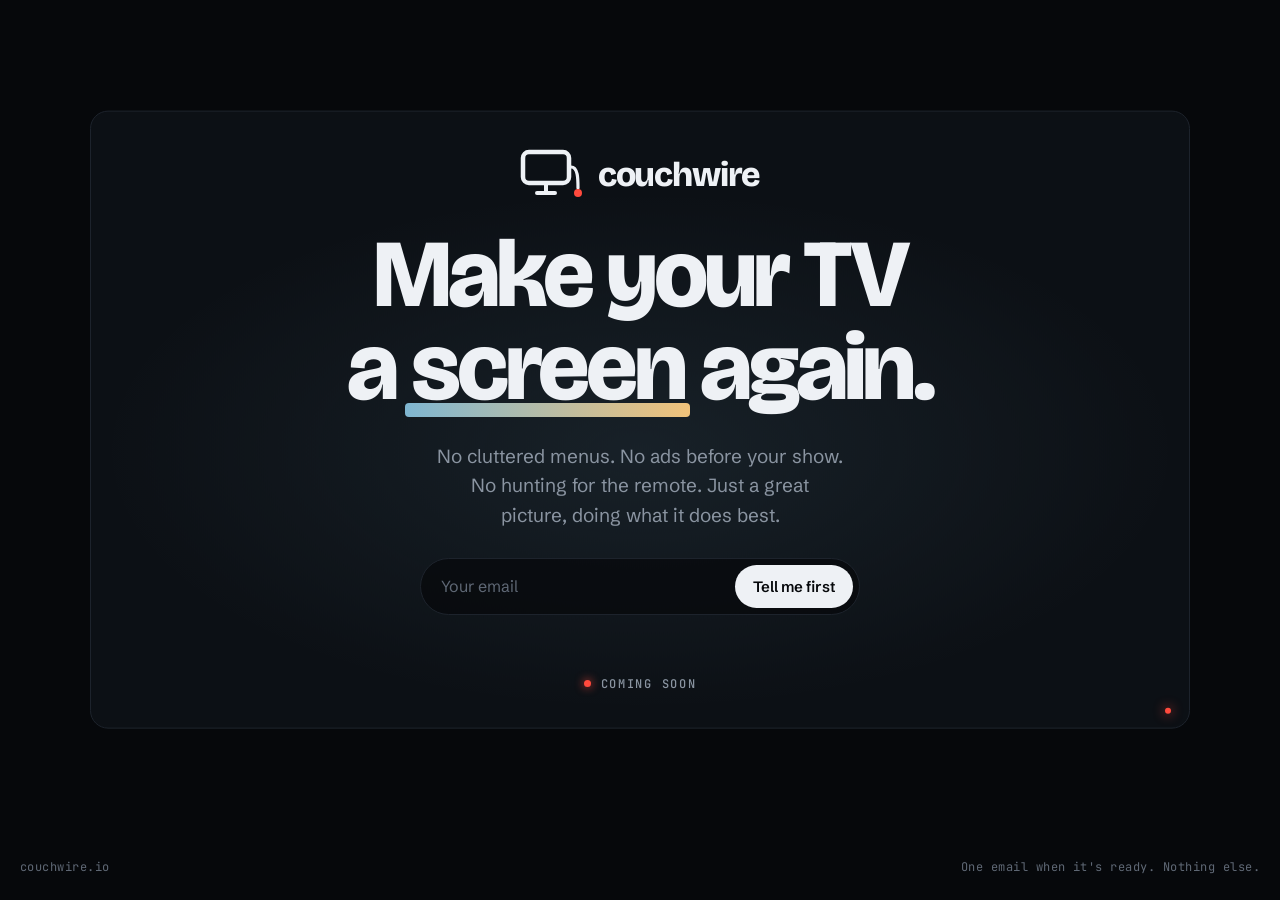
<file: site/index.html>
<!doctype html>
<html lang="en">
<head>
<meta charset="utf-8">
<meta name="viewport" content="width=device-width, initial-scale=1, viewport-fit=cover">
<title>Couchwire Coming Soon</title>
<meta name="claude:viewport-fit-sides" content="cover">
<meta name="description" content="Couchwire makes your TV a screen again. Coming soon.">
<link rel="preconnect" href="https://fonts.googleapis.com">
<link rel="preconnect" href="https://fonts.gstatic.com" crossorigin>
<link rel="stylesheet" href="https://fonts.googleapis.com/css2?family=Bricolage+Grotesque:opsz,wght@12..96,500;12..96,800&family=Schibsted+Grotesk:wght@400;500;600&family=JetBrains+Mono:wght@400;500&display=swap">
<style>
/* Layout: one screen. A switched-off TV panel fills the page; the logo and line sit where the picture would be. */
:root {
  --bg: #06080b;         /* a screen that is off */
  --glass: #0c1015;
  --ink: #eef1f5;
  --muted: #8a94a1;
  --line: #1d232c;
  --led: #ff4a3d;        /* the standby light */
  --glow: #7fb6d1;       /* first light on a waking screen */
  --display: "Bricolage Grotesque", "Avenir Next", "Segoe UI", system-ui, sans-serif;
  --body: "Schibsted Grotesk", "Helvetica Neue", Arial, system-ui, sans-serif;
  --mono: "JetBrains Mono", ui-monospace, "SF Mono", Menlo, monospace;
  color-scheme: dark;
}
* { box-sizing: border-box; }
html, body { min-height: 100%; }
body {
  margin: 0; background: var(--bg); color: var(--ink);
  font-family: var(--body); font-size: 17px; line-height: 1.55; -webkit-font-smoothing: antialiased;
  display: flex; flex-direction: column; min-height: 100vh; min-height: 100dvh;
  overflow-x: hidden;
}
:focus-visible { outline: 2px solid var(--led); outline-offset: 3px; border-radius: 8px; }

.stage {
  flex: 1; display: grid; place-items: center; position: relative;
  padding-block: 48px;
  padding-left: max(20px, env(safe-area-inset-left, 0px));
  padding-right: max(20px, env(safe-area-inset-right, 0px));
}
/* the panel: a faint 16:9 bezel with light rising inside it */
.panel {
  position: absolute; left: 50%; top: 50%; transform: translate(-50%, -50%);
  width: min(1100px, 94vw); aspect-ratio: 16 / 9; max-width: 100%;
  border: 1px solid var(--line); border-radius: 18px; pointer-events: none; overflow: hidden;
  background: radial-gradient(70% 60% at 50% 55%, rgba(127,182,209,.10), transparent 70%), var(--glass);
}
.panel::before { /* the line a screen draws as it switches on */
  content: ""; position: absolute; left: 0; right: 0; top: 50%; height: 1px;
  background: linear-gradient(90deg, transparent, var(--glow), transparent);
  opacity: .0; animation: line 1.6s .3s ease-out both;
}
.panel::after { /* standby light, bottom right of the bezel */
  content: ""; position: absolute; right: 18px; bottom: 14px; width: 6px; height: 6px; border-radius: 50%;
  background: var(--led); box-shadow: 0 0 12px var(--led);
  animation: standby 2.4s ease-in-out infinite;
}
@media (max-width: 640px) {
  .panel { width: 140vw; aspect-ratio: 9 / 16; width: 92vw; }
}

.content { position: relative; display: grid; justify-items: center; text-align: center; gap: 28px; max-width: 640px; }
.content > * { min-width: 0; }

.logo { display: flex; align-items: center; gap: 14px; }
.logo svg { width: 64px; height: 52px; flex: none; }
.wordmark { font-family: var(--display); font-weight: 800; font-size: 34px; letter-spacing: -0.035em; line-height: 1; }

h1 {
  font-family: var(--display); font-weight: 800; margin: 0; text-wrap: balance;
  font-size: clamp(44px, 8.4vw, 96px); line-height: .96; letter-spacing: -0.04em;
}
h1 .screen { position: relative; white-space: nowrap; }
h1 .screen::after { /* a picture fades up under one word */
  content: ""; position: absolute; left: -2%; right: -2%; bottom: .08em; height: .14em; border-radius: 4px;
  background: linear-gradient(90deg, var(--glow), #f0c27a);
  transform-origin: left; animation: underline 1s 1.2s ease-out both;
}
.tease { color: var(--muted); font-size: 19px; max-width: 34ch; text-wrap: pretty; margin: 0; }

form { display: flex; gap: 8px; width: min(100%, 440px); padding: 6px; border: 1px solid var(--line); border-radius: 999px; background: rgba(6,8,11,.7); }
input {
  flex: 1; min-width: 0; font: 400 16px/1.2 var(--body); padding: 12px 14px; border: 0; background: transparent; color: var(--ink);
}
input::placeholder { color: #5f6875; }
input:focus { outline: none; }
form:focus-within { border-color: #3a4452; }
button {
  font: 600 15px/1 var(--body); padding: 12px 18px; border-radius: 999px; border: 0; cursor: pointer;
  background: var(--ink); color: var(--bg); white-space: nowrap;
}
button:hover { background: var(--led); color: #fff; }
.msg { min-height: 1.5em; font-size: 15px; color: var(--muted); margin: -16px 0 0; }

.soon { font: 500 12px/1 var(--mono); letter-spacing: .14em; text-transform: uppercase; color: var(--muted); display: inline-flex; align-items: center; gap: 10px; }
.soon::before { content: ""; width: 7px; height: 7px; border-radius: 50%; background: var(--led); box-shadow: 0 0 10px var(--led); }

footer {
  position: relative; display: flex; justify-content: space-between; flex-wrap: wrap; gap: 8px;
  padding-block: 20px 24px; font: 400 12px/1.4 var(--mono); color: #5f6875; letter-spacing: .04em;
  padding-left: max(20px, env(safe-area-inset-left, 0px));
  padding-right: max(20px, env(safe-area-inset-right, 0px));
}

@keyframes line { 0% { opacity: 0; transform: scaleX(0); } 40% { opacity: 1; transform: scaleX(1); } 100% { opacity: 0; transform: scaleX(1) scaleY(60); } }
@keyframes underline { from { transform: scaleX(0); } to { transform: scaleX(1); } }
@keyframes standby { 0%, 100% { opacity: 1; } 50% { opacity: .35; } }
@keyframes draw { from { stroke-dashoffset: 60; } to { stroke-dashoffset: 0; } }
.logo .wire { stroke-dasharray: 60; animation: draw 1s .2s ease-out both; }
@media (prefers-reduced-motion: reduce) {
  .panel::before { display: none; }
  .panel::after, h1 .screen::after, .logo .wire { animation: none; }
}
@media (max-width: 480px) {
  form { flex-direction: column; border-radius: 18px; }
  button { padding: 14px 18px; }
  .wordmark { font-size: 28px; }
  .logo svg { width: 54px; height: 44px; }
}
</style>
</head>
<body>

<main class="stage">
  <div class="panel" aria-hidden="true"></div>
  <div class="content">
    <div class="logo" aria-label="Couchwire">
      <svg viewBox="0 0 64 52" aria-hidden="true">
        <rect x="3" y="3" width="46" height="31" rx="6" fill="none" stroke="#eef1f5" stroke-width="4.5"/>
        <path d="M26 36 V42 M17 44 H35" fill="none" stroke="#eef1f5" stroke-width="4" stroke-linecap="round"/>
        <path class="wire" d="M51 18 C58 18, 58 30, 58 39" fill="none" stroke="#eef1f5" stroke-width="3.2" stroke-linecap="round"/>
        <circle cx="58" cy="44" r="4" fill="#ff4a3d"/>
      </svg>
      <span class="wordmark">couchwire</span>
    </div>

    <h1>Make your TV a <span class="screen">screen</span> again.</h1>
    <p class="tease">No cluttered menus. No ads before your show. No hunting for the remote. Just a great picture, doing what it does best.</p>

    <form id="notify" novalidate>
      <label for="notify-email" style="position:absolute;width:1px;height:1px;overflow:hidden;clip:rect(0 0 0 0)">Email</label>
      <input id="notify-email" name="email" type="email" autocomplete="email" placeholder="Your email" required>
      <button type="submit">Tell me first</button>
    </form>
    <p class="msg" id="notify-msg" role="status" aria-live="polite"></p>

    <span class="soon">Coming soon</span>
  </div>
</main>

<footer>
  <span>couchwire.io</span>
  <span>One email when it's ready. Nothing else.</span>
</footer>

<script>
  // Set this to a form endpoint (any waitlist or form service that accepts a POST) before going live.
  var NOTIFY_ENDPOINT = "";

  (function () {
    var form = document.getElementById("notify");
    var msg = document.getElementById("notify-msg");
    var email = document.getElementById("notify-email");
    form.addEventListener("submit", function (e) {
      e.preventDefault();
      if (!email.value || !email.checkValidity()) {
        msg.textContent = "Enter an email address like name@example.com.";
        email.focus();
        return;
      }
      if (!NOTIFY_ENDPOINT) {
        msg.textContent = "Sign-ups open soon. Nothing was sent yet.";
        return;
      }
      msg.textContent = "Sending…";
      fetch(NOTIFY_ENDPOINT, { method: "POST", body: new FormData(form), headers: { "Accept": "application/json" } })
        .then(function (r) {
          if (!r.ok) throw new Error(r.status);
          msg.textContent = "You're on the list. We'll write once, when it's ready.";
          form.reset();
        })
        .catch(function () {
          msg.textContent = "That didn't go through. Check your connection and try again.";
        });
    });
  })();
</script>
</body>
</html>
</file>
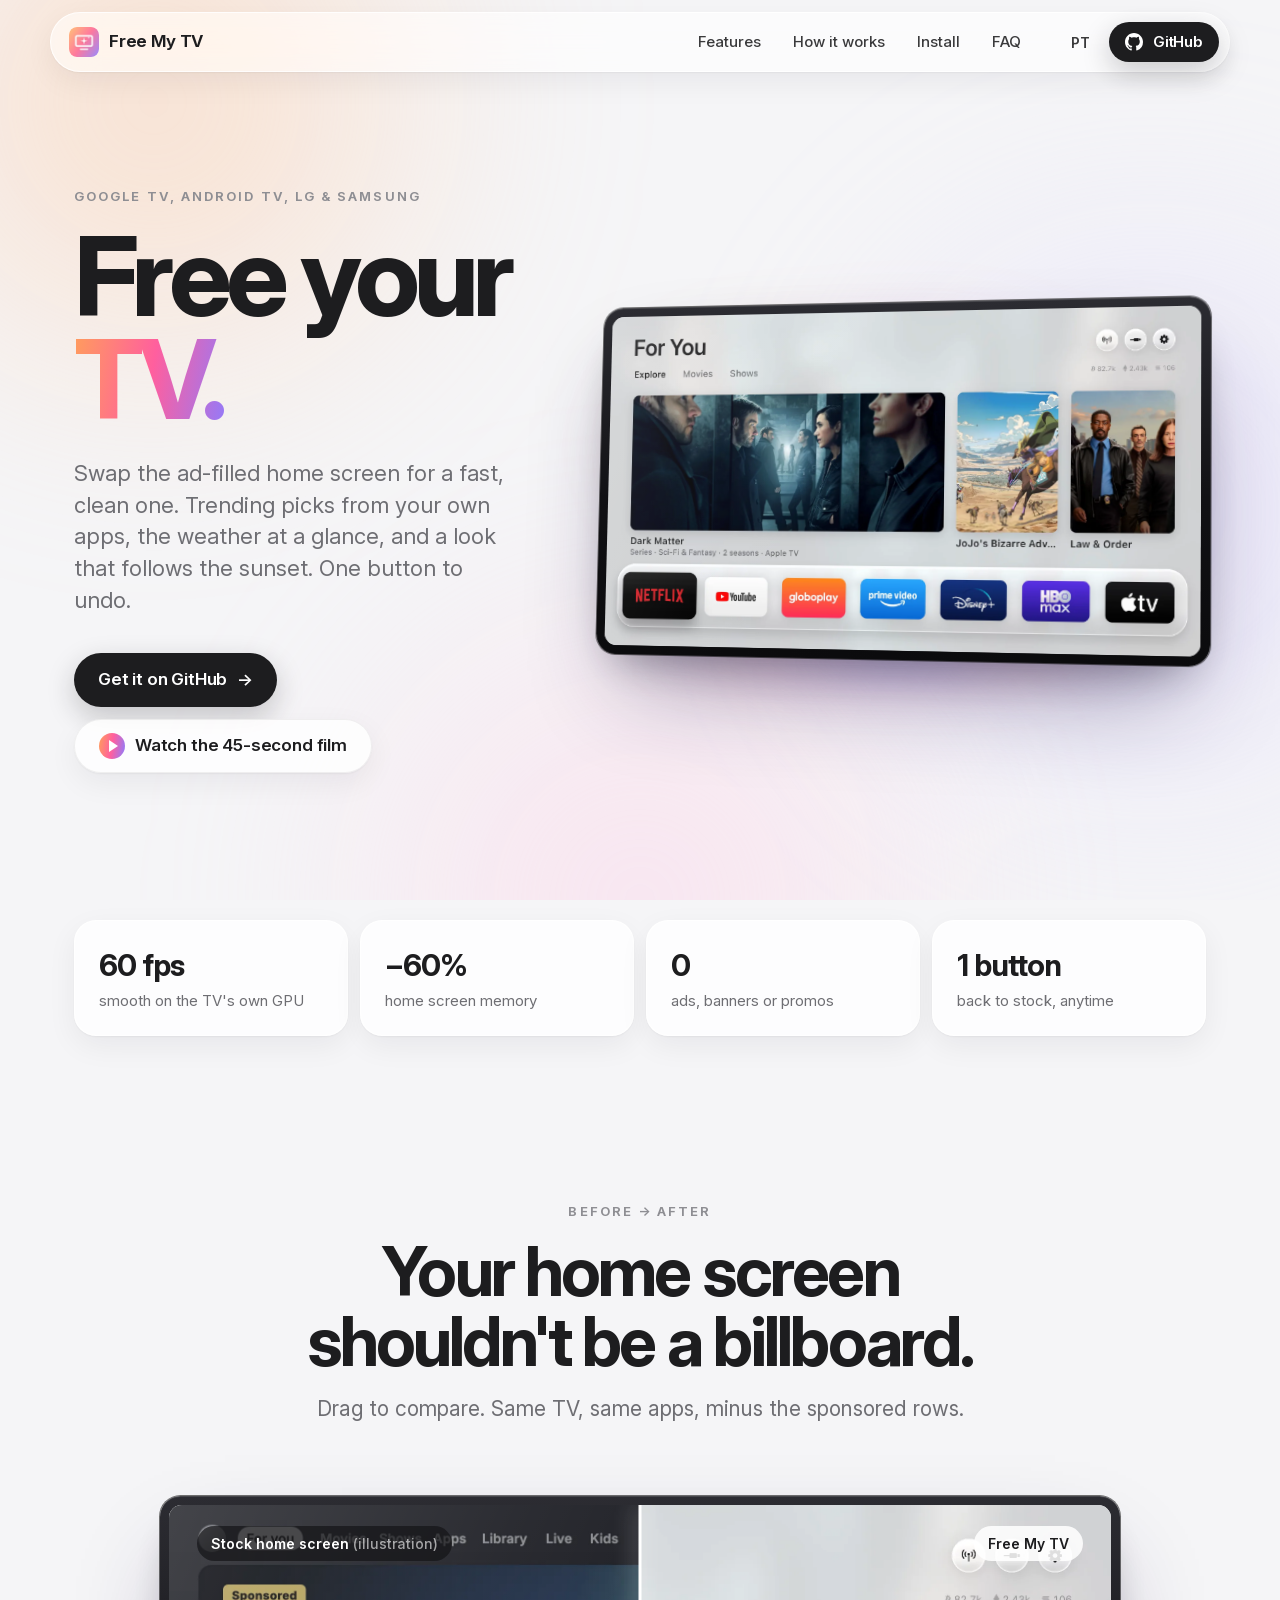
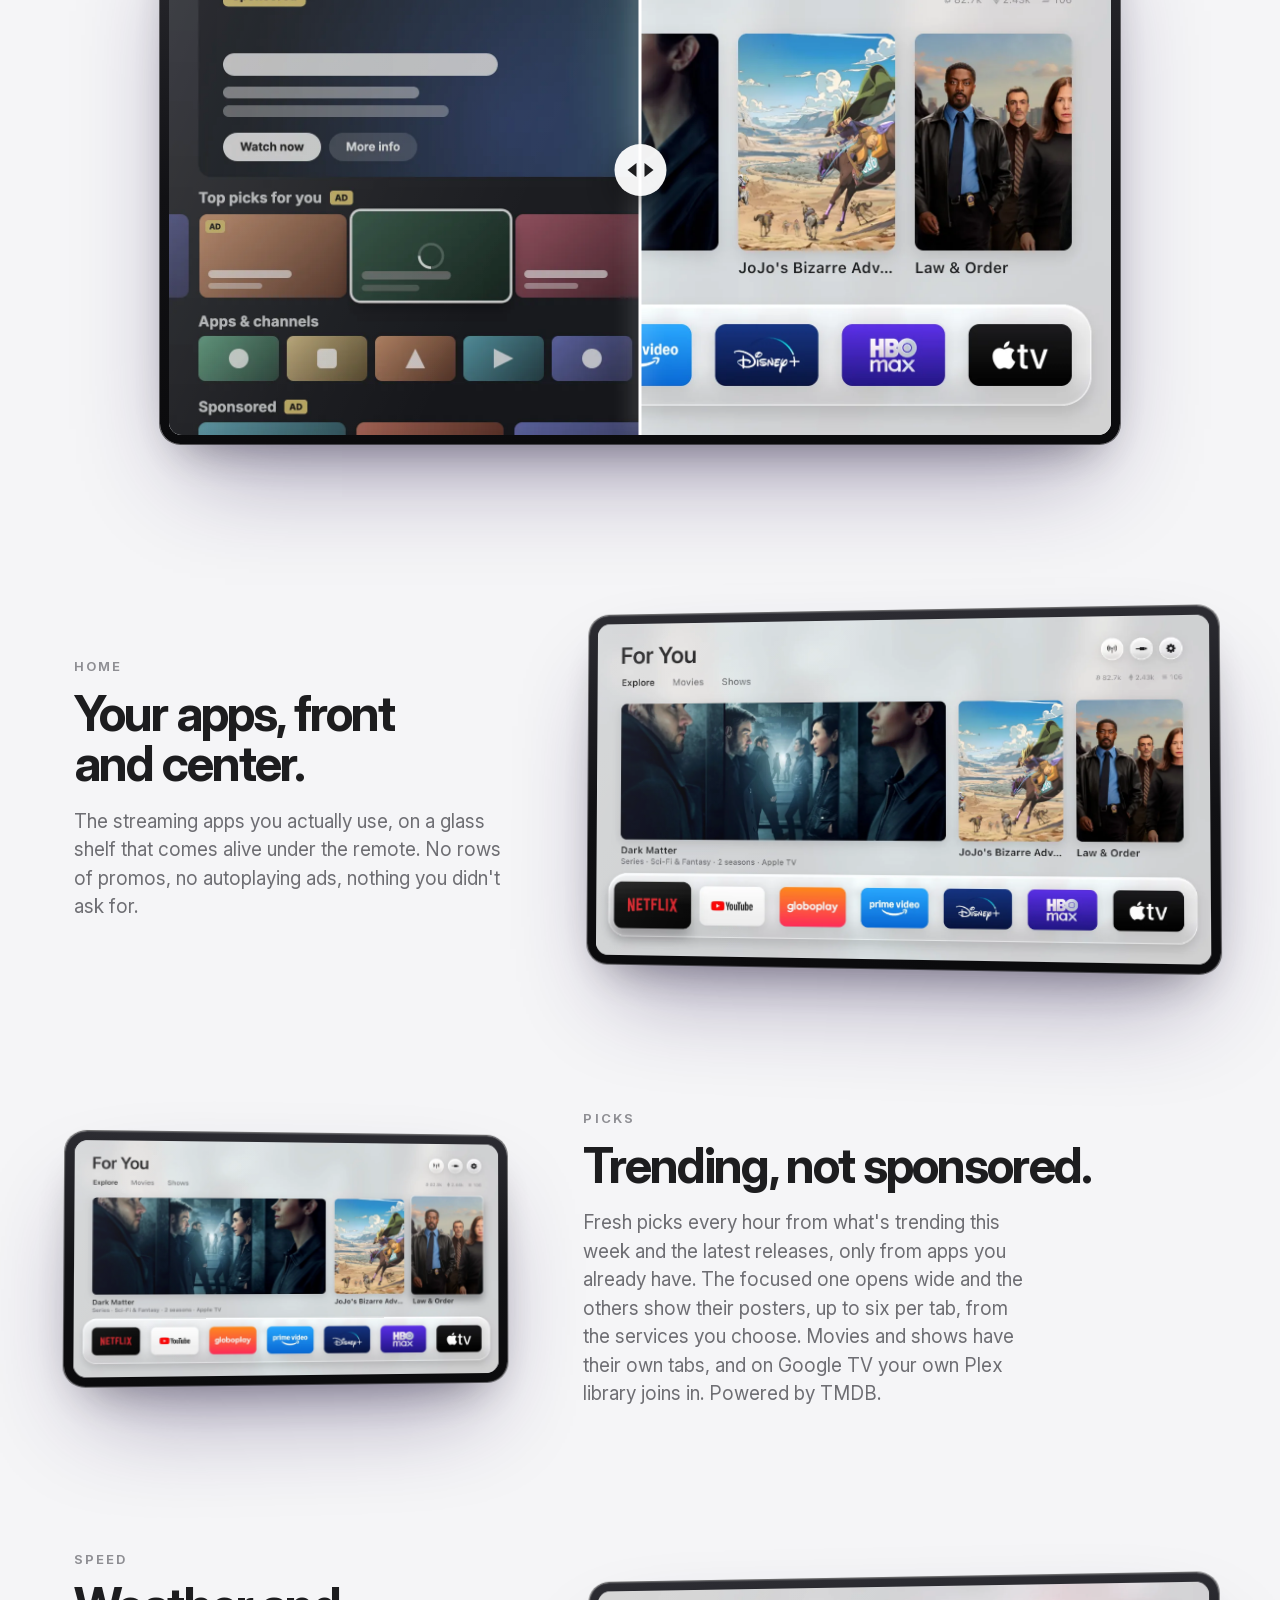
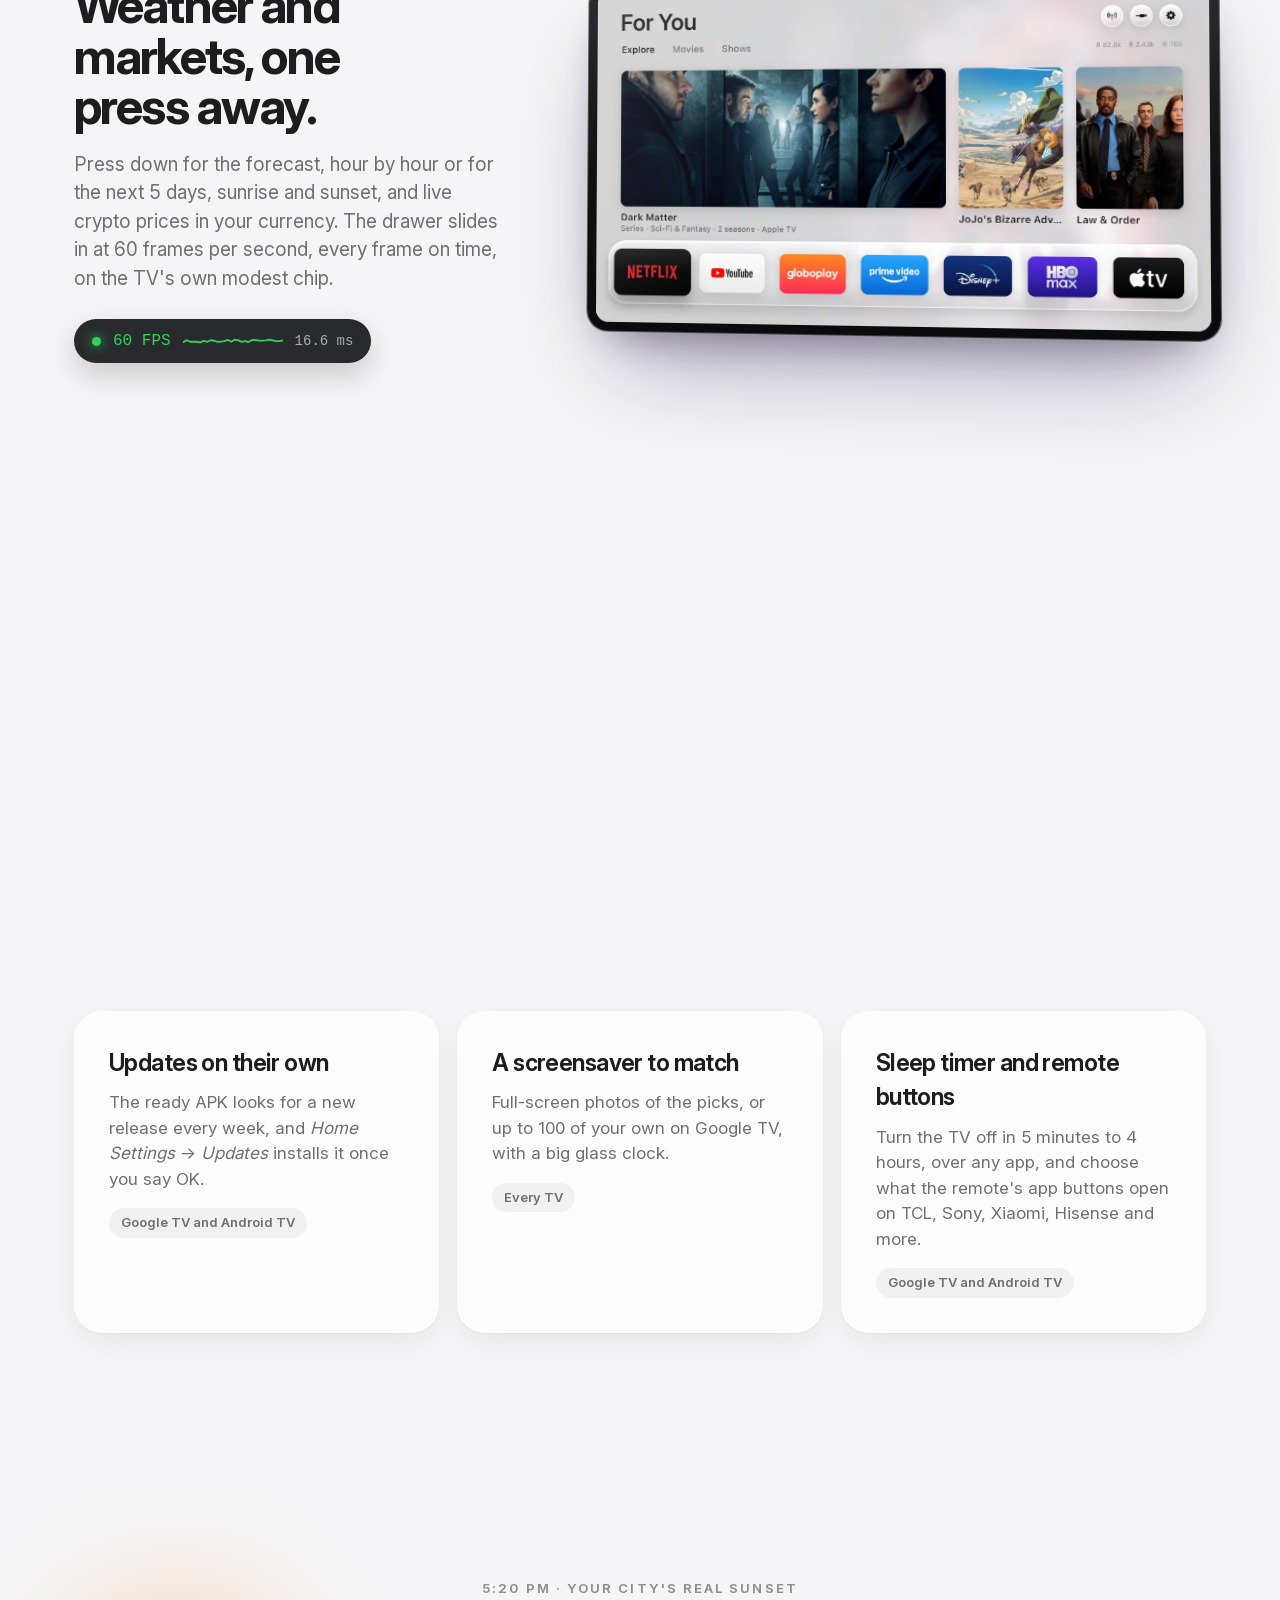
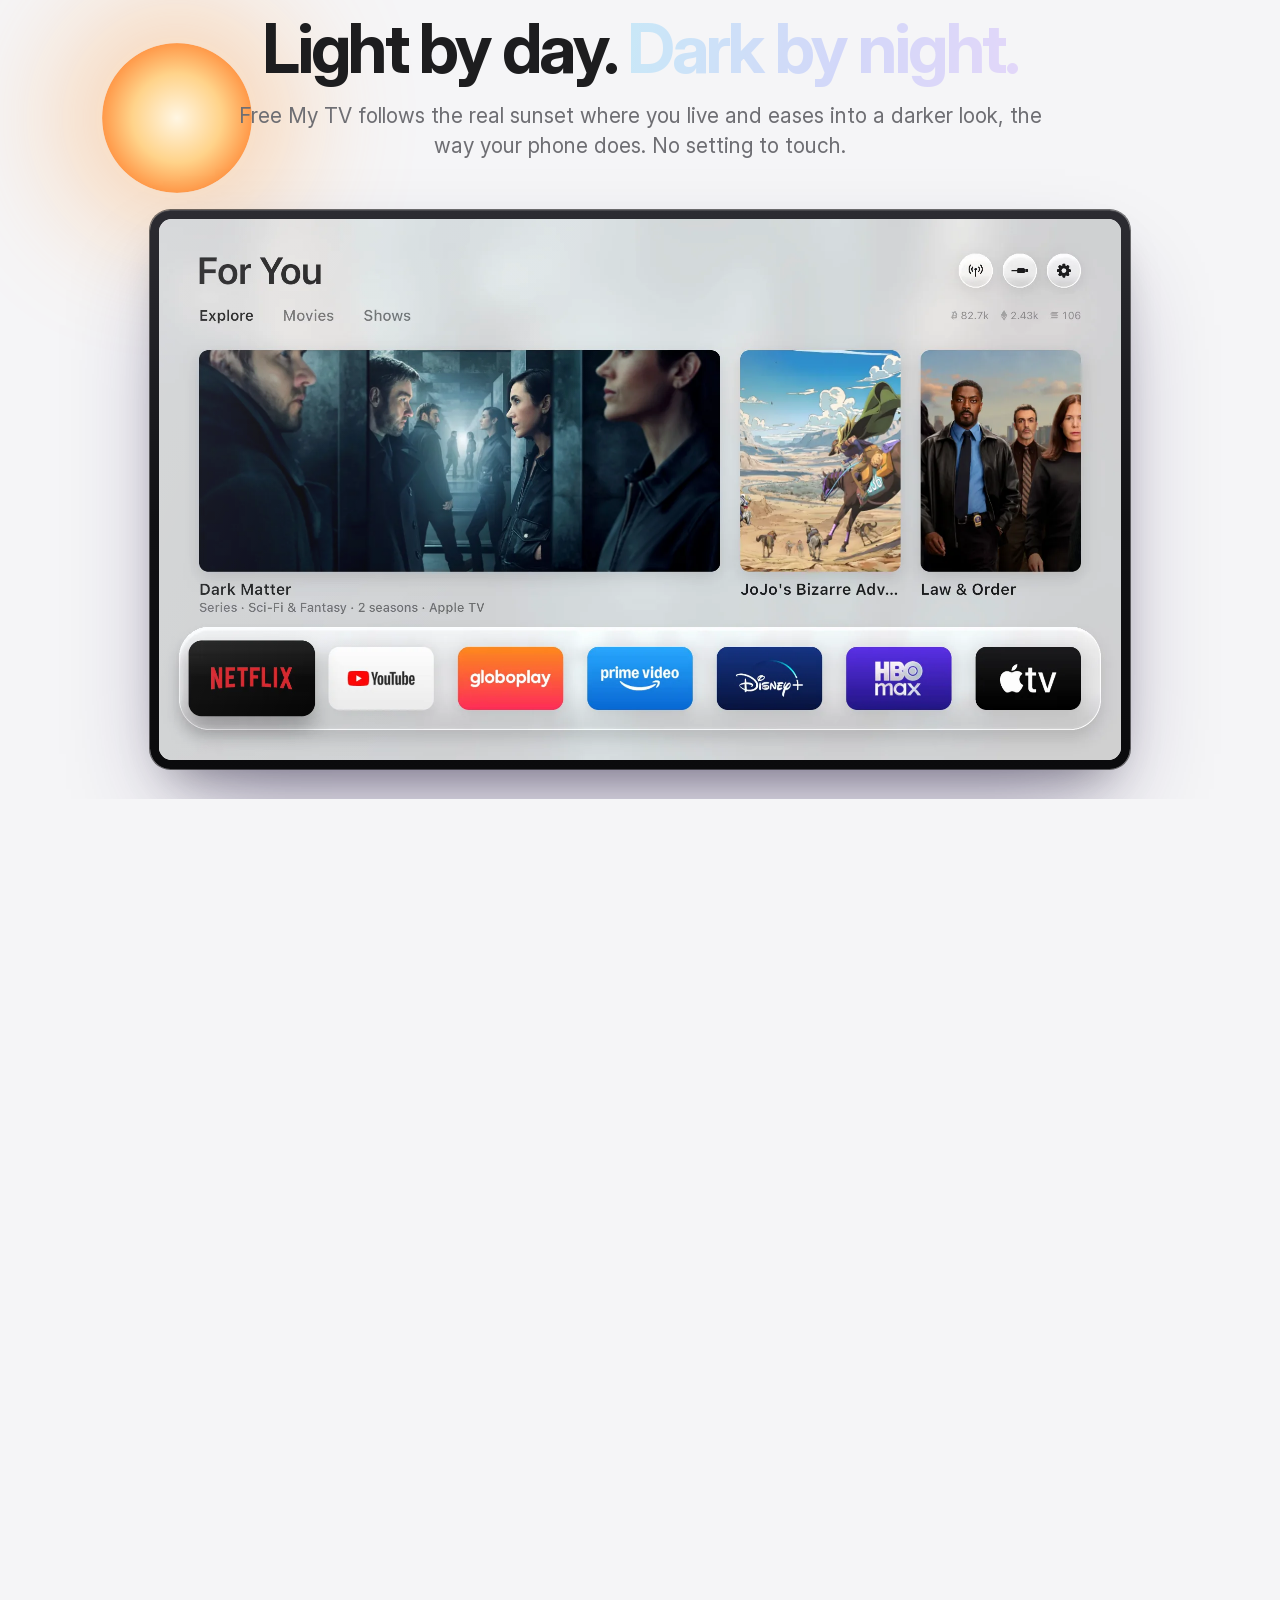
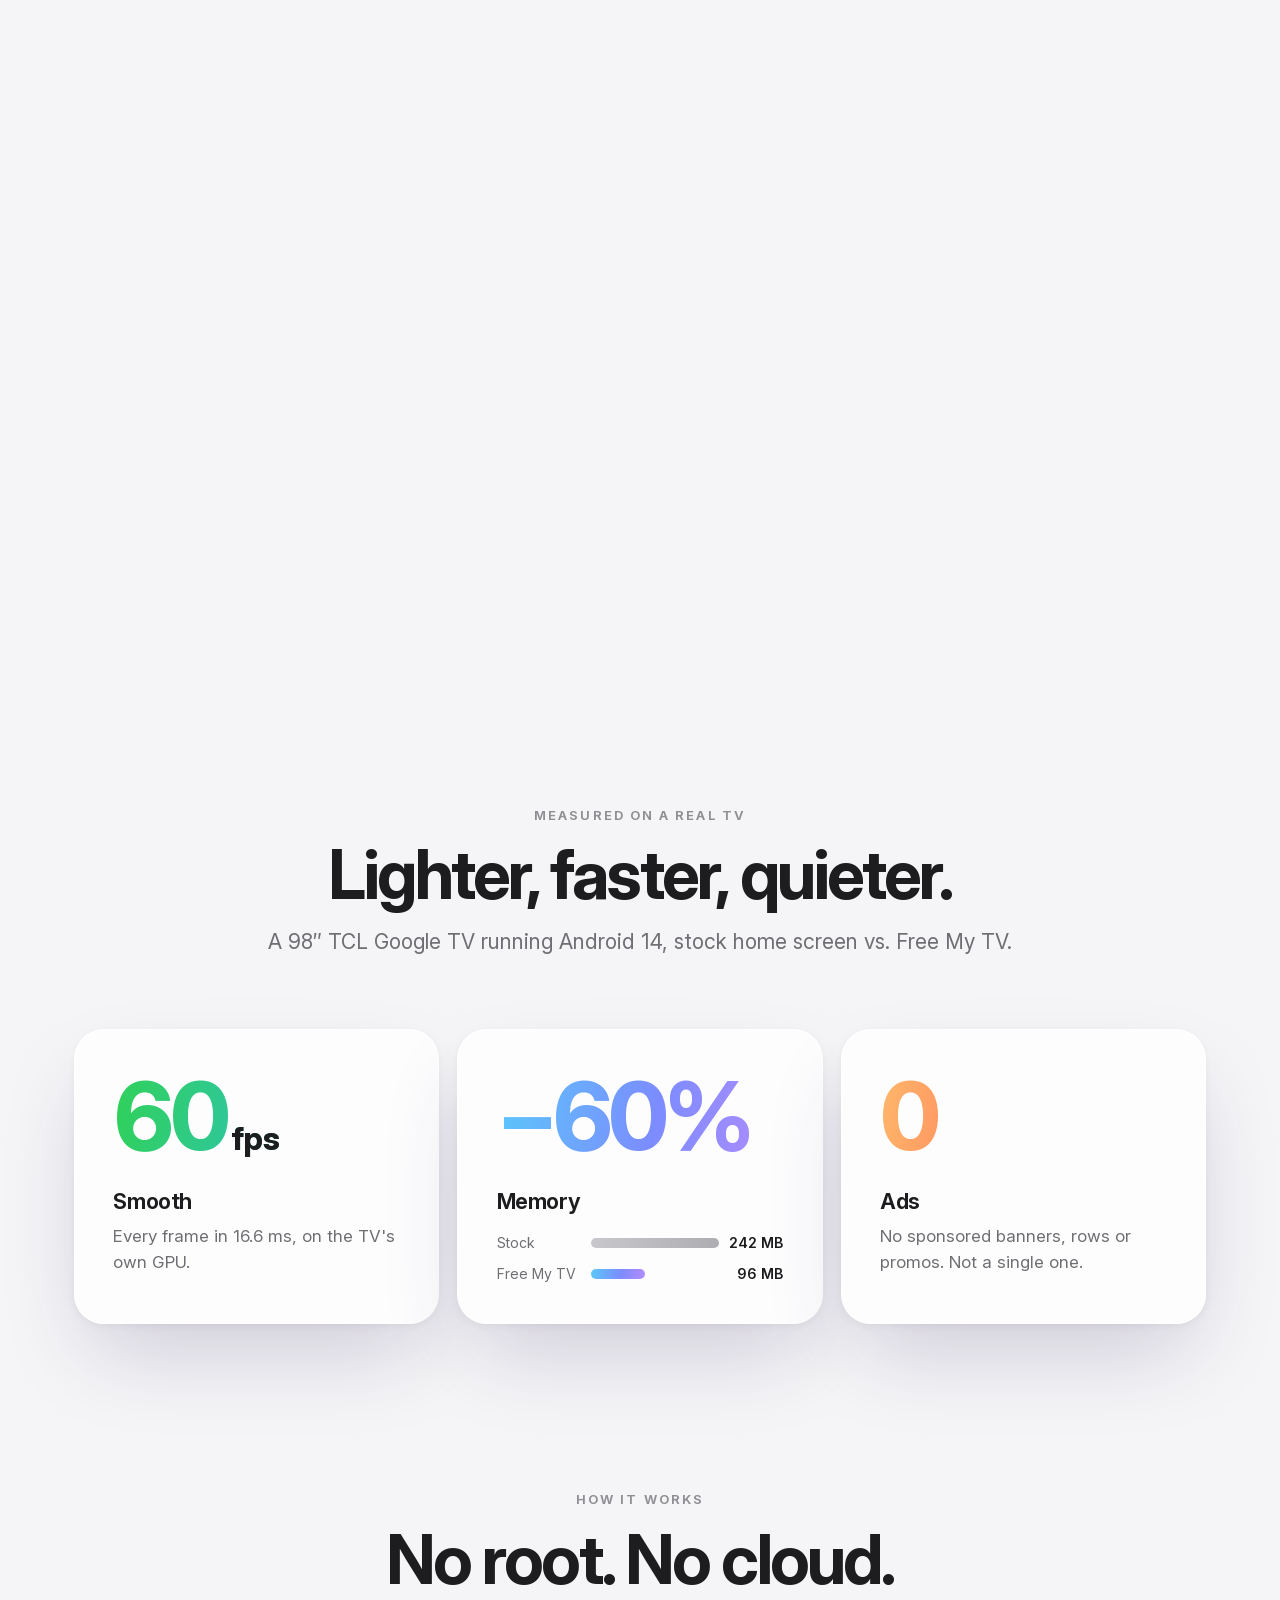
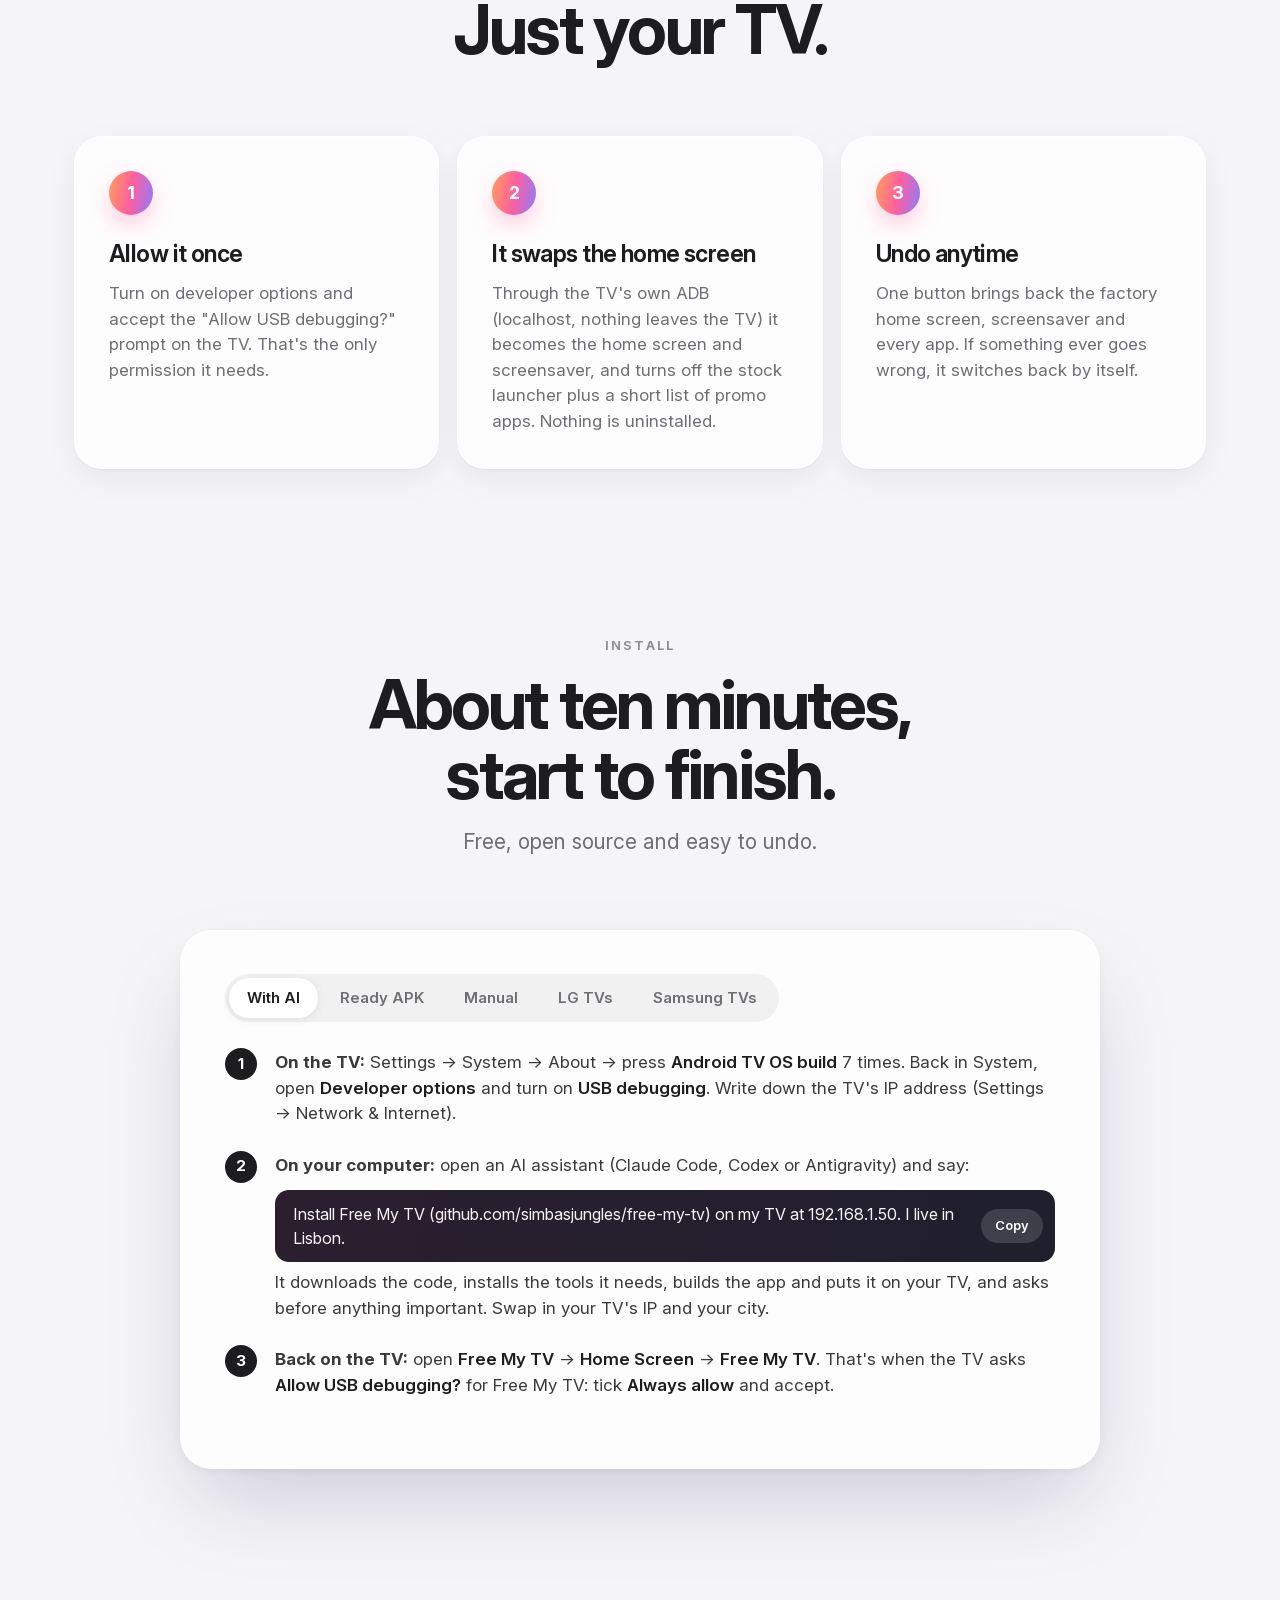
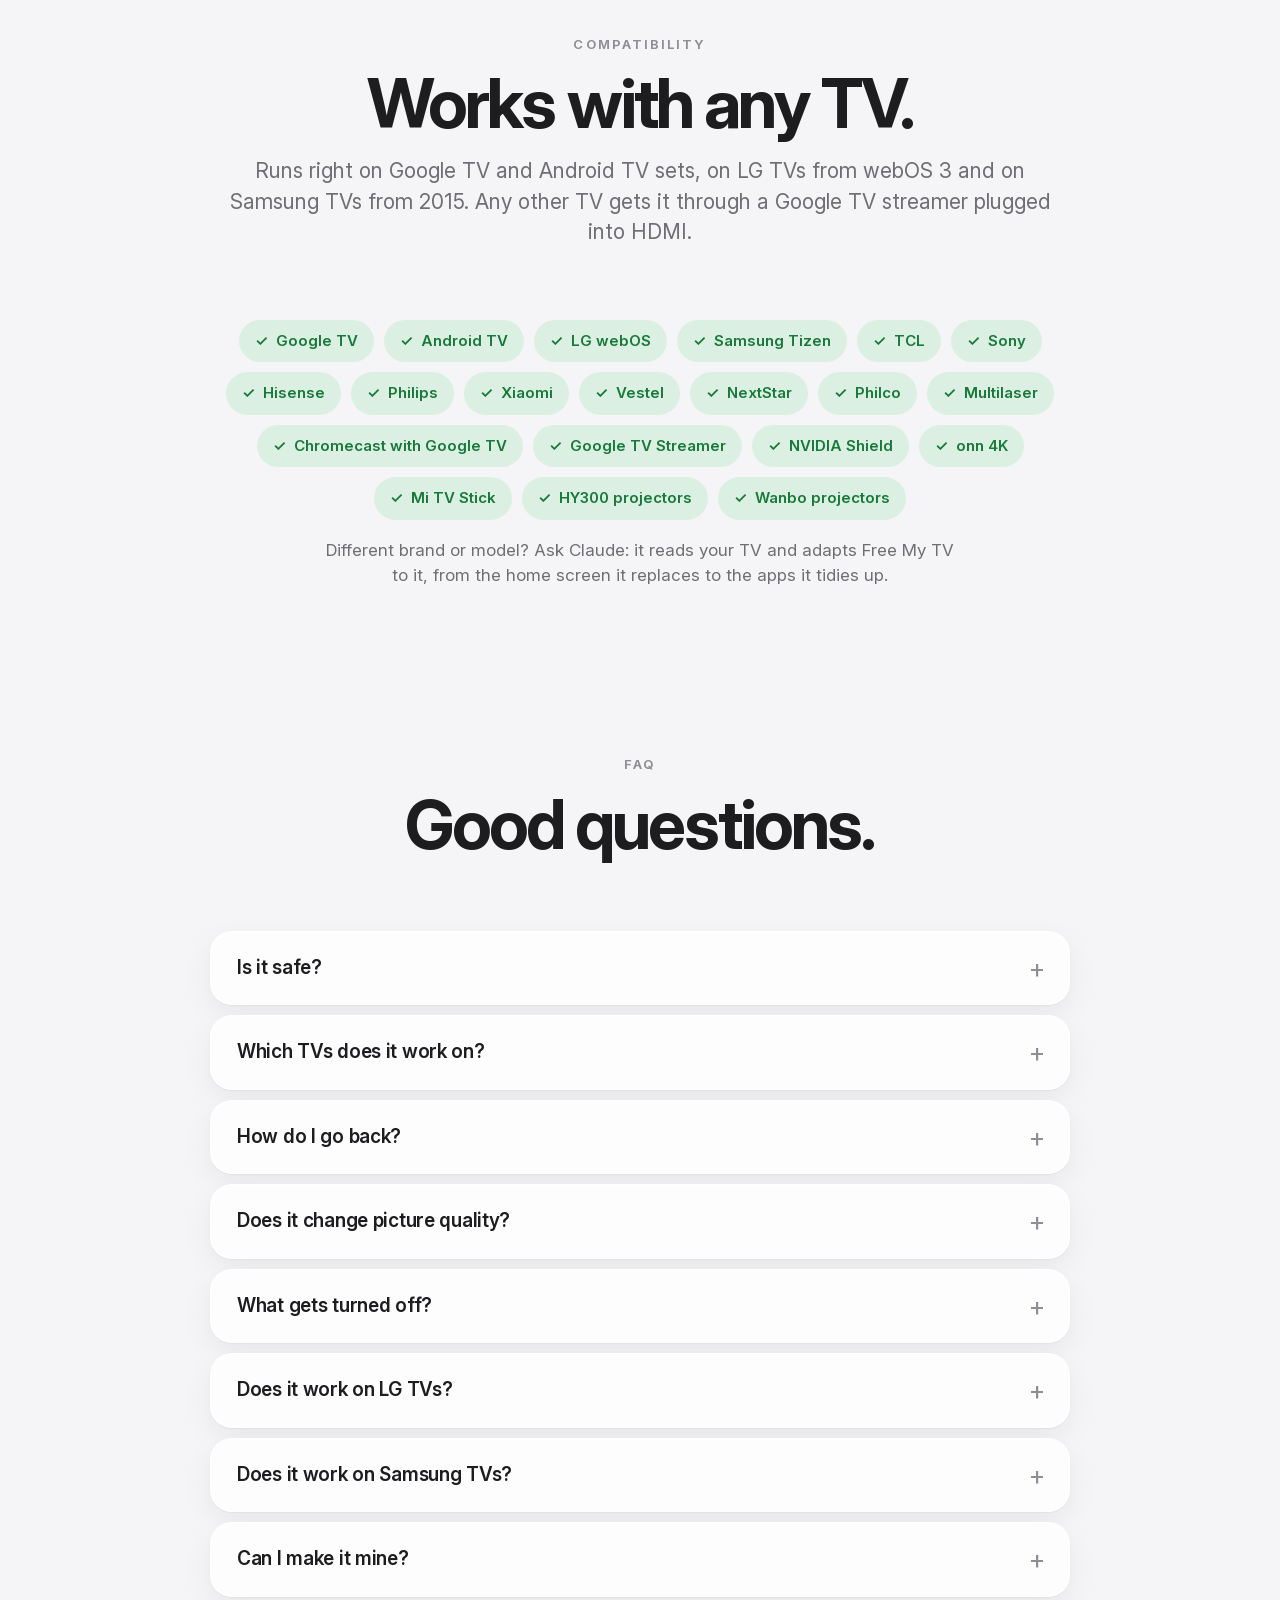
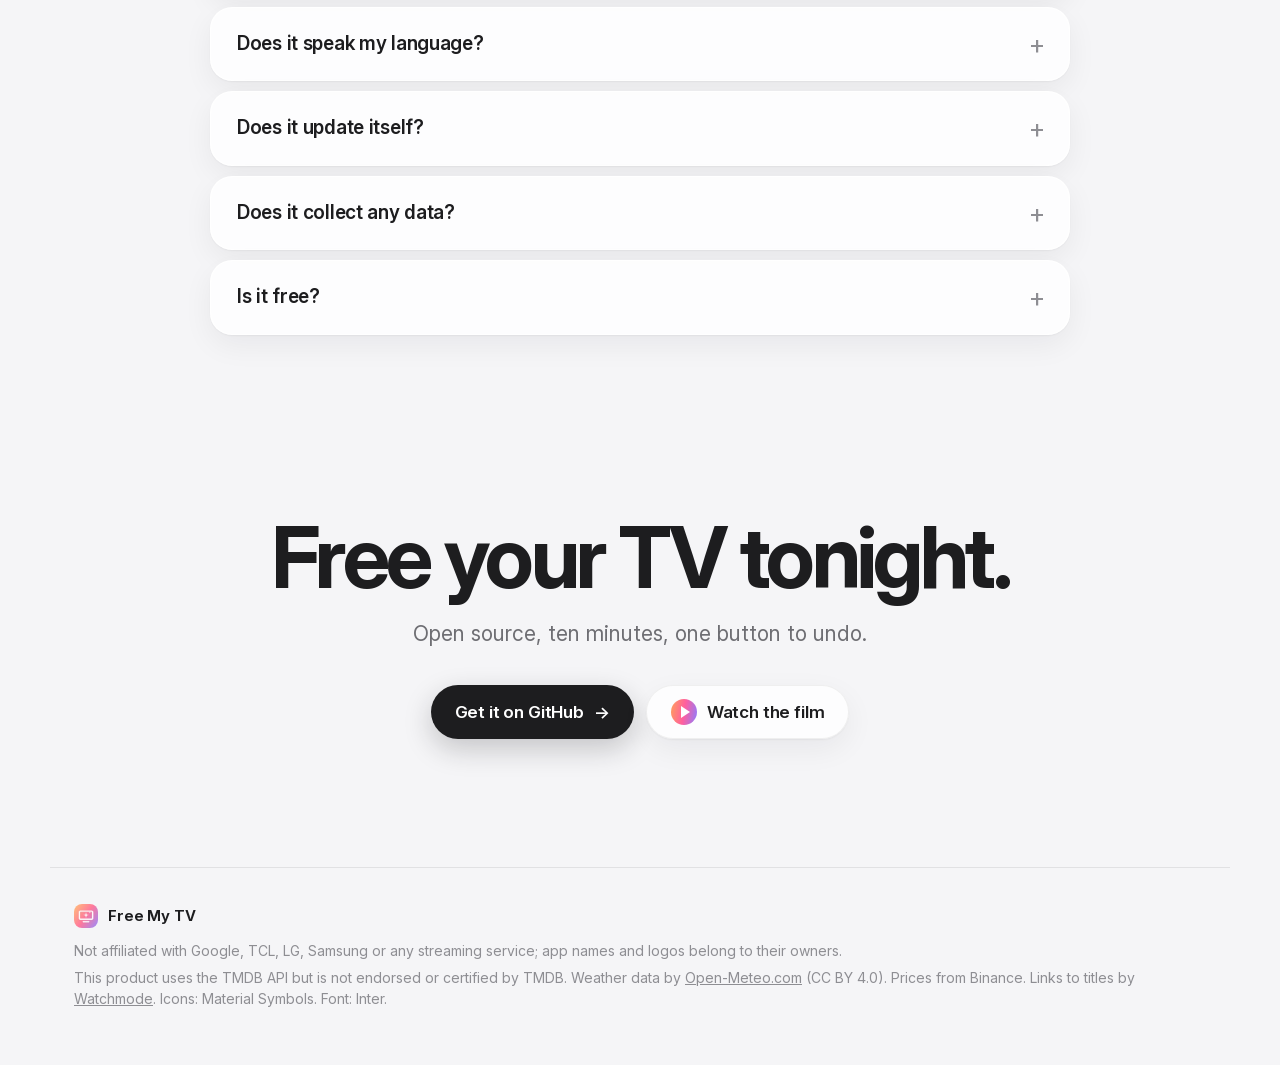
<file: tv/docs/index.html>
<!doctype html>
<html lang="en">
<head>
  <meta charset="utf-8">
  <meta name="viewport" content="width=device-width, initial-scale=1, viewport-fit=cover">
  <script>
    // Brazilians (a Portuguese browser or a Brazilian time zone) get the Portuguese page; the PT/EN switch wins.
    (function () {
      var lang;
      try { lang = localStorage.getItem("lang"); } catch (e) {}
      if (!lang) {
        var zone = "";
        try { zone = Intl.DateTimeFormat().resolvedOptions().timeZone || ""; } catch (e) {}
        var brazil = /^(America\/(Sao_Paulo|Rio_Branco|Manaus|Cuiaba|Campo_Grande|Porto_Velho|Boa_Vista|Belem|Fortaleza|Recife|Araguaina|Maceio|Bahia|Santarem|Noronha|Eirunepe)|Brazil\/)/.test(zone);
        lang = brazil || /^pt\b/i.test(navigator.language || "") ? "pt" : "en";
      }
      if (lang === "pt") location.replace("pt/" + location.search + location.hash);
    })();
  </script>
  <title>Free My TV — a fast, ad-free home screen for Google TV, LG and Samsung TVs</title>
  <meta name="description" content="Open-source home screen for Google TV, Android TV, LG and Samsung TVs. No ads, 60 fps, trending picks from your own apps and a look that follows the sunset. One button to undo.">
  <link rel="canonical" href="https://freemytv.io/">
  <link rel="alternate" hreflang="en" href="https://freemytv.io/">
  <link rel="alternate" hreflang="pt-BR" href="https://freemytv.io/pt/">
  <link rel="alternate" hreflang="x-default" href="https://freemytv.io/">
  <meta name="theme-color" content="#F5F5F7">
  <meta property="og:type" content="website">
  <meta property="og:locale" content="en_US">
  <meta property="og:locale:alternate" content="pt_BR">
  <meta property="og:url" content="https://freemytv.io/">
  <meta property="og:title" content="Free My TV">
  <meta property="og:description" content="A fast, ad-free home screen for Google TV, LG and Samsung TVs. Open source. One button to undo.">
  <meta property="og:image" content="https://freemytv.io/assets/og.jpg">
  <meta property="og:image:width" content="1200">
  <meta property="og:image:height" content="630">
  <meta name="twitter:card" content="summary_large_image">
  <meta name="twitter:title" content="Free My TV">
  <meta name="twitter:description" content="A fast, ad-free home screen for Google TV, LG and Samsung TVs. Open source. One button to undo.">
  <meta name="twitter:image" content="https://freemytv.io/assets/og.jpg">
  <link rel="icon" type="image/png" href="assets/favicon-64.png">
  <link rel="apple-touch-icon" href="assets/apple-touch-icon.png">
  <link rel="preload" href="assets/fonts/InterVariable.ttf" as="font" type="font/ttf" crossorigin>
  <link rel="stylesheet" href="styles.css">
</head>
<body>
  <div class="sky" aria-hidden="true"><span class="blob b1"></span><span class="blob b2"></span><span class="blob b3"></span></div>

  <header class="nav" id="nav">
    <a class="brand" href="#top" aria-label="Free My TV, back to top">
      <img src="assets/icon-512.png" alt="" width="30" height="30">
      <span>Free My TV</span>
    </a>
    <nav class="links" aria-label="Sections">
      <a href="#features">Features</a>
      <a href="#how">How it works</a>
      <a href="#install">Install</a>
      <a href="#faq">FAQ</a>
    </nav>
    <div class="nav-end">
      <a class="lang" href="pt/" hreflang="pt-BR" lang="pt-BR" data-lang="pt" aria-label="Ler em português">PT</a>
      <a class="btn btn-dark btn-sm" href="https://github.com/simbasjungles/free-my-tv" rel="noopener">
      <svg class="gh" viewBox="0 0 16 16" aria-hidden="true"><path d="M8 0C3.58 0 0 3.58 0 8c0 3.54 2.29 6.53 5.47 7.59.4.07.55-.17.55-.38 0-.19-.01-.82-.01-1.49-2.01.37-2.53-.49-2.69-.94-.09-.23-.48-.94-.82-1.13-.28-.15-.68-.52-.01-.53.63-.01 1.08.58 1.23.82.72 1.21 1.87.87 2.33.66.07-.52.28-.87.51-1.07-1.78-.2-3.64-.89-3.64-3.95 0-.87.31-1.59.82-2.15-.08-.2-.36-1.02.08-2.12 0 0 .67-.21 2.2.82.64-.18 1.32-.27 2-.27.68 0 1.36.09 2 .27 1.53-1.04 2.2-.82 2.2-.82.44 1.1.16 1.92.08 2.12.51.56.82 1.27.82 2.15 0 3.07-1.87 3.75-3.65 3.95.29.25.54.73.54 1.48 0 1.07-.01 1.93-.01 2.2 0 .21.15.46.55.38A8.013 8.013 0 0016 8c0-4.42-3.58-8-8-8z"/></svg>
      <span>GitHub</span>
      </a>
    </div>
  </header>

  <main id="top">
    <!-- Hero -->
    <section class="hero">
      <div class="hero-copy">
        <p class="kicker" data-reveal>Google TV, Android TV, LG &amp; Samsung</p>
        <h1 data-reveal>Free your <span class="grad">TV.</span></h1>
        <p class="lede" data-reveal>Swap the ad-filled home screen for a fast, clean one. Trending picks from your own apps, the weather at a glance, and a look that follows the sunset. One button to undo.</p>
        <div class="cta" data-reveal>
          <a class="btn btn-dark" href="https://github.com/simbasjungles/free-my-tv" rel="noopener">Get it on GitHub <span aria-hidden="true">→</span></a>
          <button class="btn btn-glass" type="button" data-film><span class="play" aria-hidden="true"></span>Watch the 45-second film</button>
        </div>
      </div>
      <div class="hero-stage" data-reveal>
        <div class="tv tilt" id="heroTv">
          <div class="screen">
            <video data-src="assets/nav.mp4" poster="assets/nav-poster.webp" muted loop playsinline preload="none" aria-label="The Free My TV home screen, moving through the apps"></video>
          </div>
        </div>
        <div class="floor" aria-hidden="true"></div>
      </div>
      <ul class="stats" data-reveal>
        <li><b>60 fps</b><span>smooth on the TV's own GPU</span></li>
        <li><b>−60%</b><span>home screen memory</span></li>
        <li><b>0</b><span>ads, banners or promos</span></li>
        <li><b>1 button</b><span>back to stock, anytime</span></li>
      </ul>
    </section>

    <!-- Before / after -->
    <section class="section compare" id="compare">
      <div class="head" data-reveal>
        <p class="kicker">Before → after</p>
        <h2>Your home screen shouldn't be a billboard.</h2>
        <p class="sub">Drag to compare. Same TV, same apps, minus the sponsored rows.</p>
      </div>
      <div class="tv ba" id="ba" data-reveal tabindex="0" role="slider" aria-label="Compare the stock home screen with Free My TV" aria-valuemin="0" aria-valuemax="100" aria-valuenow="50">
        <div class="screen">
          <img class="after" src="assets/home-day.webp" alt="The Free My TV home screen: three picks, a glass shelf of apps" loading="lazy">
          <div class="before-wrap"><img class="before" src="assets/before.webp" alt="A typical stock home screen full of sponsored rows (illustration)" loading="lazy"></div>
          <span class="tag tag-l">Stock home screen <em>(illustration)</em></span>
          <span class="tag tag-r">Free My TV</span>
          <div class="handle" aria-hidden="true"><span></span></div>
        </div>
      </div>
    </section>

    <!-- Features -->
    <section class="section features" id="features">
      <article class="feature" data-reveal>
        <div class="copy">
          <p class="kicker">Home</p>
          <h3>Your apps, front and center.</h3>
          <p>The streaming apps you actually use, on a glass shelf that comes alive under the remote. No rows of promos, no autoplaying ads, nothing you didn't ask for.</p>
        </div>
        <div class="tv"><div class="screen"><video data-src="assets/nav.mp4" poster="assets/nav-poster.webp" muted loop playsinline preload="none" aria-label="Moving across the app shelf"></video></div></div>
      </article>

      <article class="feature flip" data-reveal>
        <div class="copy">
          <p class="kicker">Picks</p>
          <h3>Trending, not sponsored.</h3>
          <p>Fresh picks every hour from what's trending this week and the latest releases, only from apps you already have. The focused one opens wide and the others show their posters, up to six per tab, from the services you choose. Movies and shows have their own tabs, and on Google TV your own Plex library joins in. Powered by TMDB.</p>
        </div>
        <div class="tv"><div class="screen"><video data-src="assets/tabs.mp4" poster="assets/tabs-poster.webp" muted loop playsinline preload="none" aria-label="Switching between Explore, Movies and Shows"></video></div></div>
      </article>

      <article class="feature" data-reveal>
        <div class="copy">
          <p class="kicker">Speed</p>
          <h3>Weather and markets, one press away.</h3>
          <p>Press down for the forecast, hour by hour or for the next 5 days, sunrise and sunset, and live crypto prices in your currency. The drawer slides in at 60 frames per second, every frame on time, on the TV's own modest chip.</p>
          <div class="hud" aria-hidden="true"><i></i><b>60 FPS</b><svg viewBox="0 0 120 24" preserveAspectRatio="none"><polyline id="spark" fill="none" points=""/></svg><span>16.6 ms</span></div>
        </div>
        <div class="tv"><div class="screen"><video data-src="assets/drawer.mp4" poster="assets/drawer-poster.webp" muted loop playsinline preload="none" aria-label="The drawer with weather and crypto opening"></video></div></div>
      </article>
    </section>

    <!-- More -->
    <section class="section extras" id="more">
      <div class="head" data-reveal>
        <p class="kicker">And more</p>
        <h2>All the little things.</h2>
      </div>
      <ul class="steps">
        <li class="step" data-reveal>
          <h4>Continue Watching</h4>
          <p>Choose what tops the home screen: the picks, a big clock, or what you left halfway, with its progress. OK picks it up in its app.</p>
          <span class="where">Google TV and Android TV</span>
        </li>
        <li class="step" data-reveal>
          <h4>Now Playing</h4>
          <p>Music, a podcast or the radio in the background shows on the home screen and the screensaver: the title, the artist and the app. Turn it on in Home Settings.</p>
          <span class="where">Google TV and Android TV</span>
        </li>
        <li class="step" data-reveal>
          <h4>Your key from your phone</h4>
          <p><em>Home Settings</em> → <em>TMDB key</em> shows a QR code: scan it, paste your free key, and the picks light up. On LG and Samsung, type it with the remote.</p>
          <span class="where">Every TV</span>
        </li>
        <li class="step" data-reveal>
          <h4>Updates on their own</h4>
          <p>The ready APK looks for a new release every week, and <em>Home Settings</em> → <em>Updates</em> installs it once you say OK.</p>
          <span class="where">Google TV and Android TV</span>
        </li>
        <li class="step" data-reveal>
          <h4>A screensaver to match</h4>
          <p>Full-screen photos of the picks, or up to 100 of your own on Google TV, with a big glass clock.</p>
          <span class="where">Every TV</span>
        </li>
        <li class="step" data-reveal>
          <h4>Sleep timer and remote buttons</h4>
          <p>Turn the TV off in 5 minutes to 4 hours, over any app, and choose what the remote's app buttons open on TCL, Sony, Xiaomi, Hisense and more.</p>
          <span class="where">Google TV and Android TV</span>
        </li>
      </ul>
    </section>

    <!-- Sunset: scroll to go from day to night -->
    <section class="sunset" id="sunset" aria-label="Light by day, dark by night">
      <div class="sticky">
        <div class="stars" aria-hidden="true"></div>
        <div class="sun" aria-hidden="true"></div>
        <div class="moon" aria-hidden="true"></div>
        <div class="head">
          <p class="kicker"><span class="clock" id="sunClock">5:20 PM</span> · your city's real sunset</p>
          <h2><span class="w-day">Light by day.</span> <span class="w-night">Dark by night.</span></h2>
          <p class="sub">Free My TV follows the real sunset where you live and eases into a darker look, the way your phone does. No setting to touch.</p>
        </div>
        <div class="tv"><div class="screen">
          <img src="assets/day.webp" alt="The home screen during the day" loading="lazy">
          <img class="night" src="assets/night.webp" alt="The same home screen at night" loading="lazy">
        </div></div>
      </div>
    </section>

    <!-- Numbers -->
    <section class="section numbers" id="numbers">
      <div class="head" data-reveal>
        <p class="kicker">Measured on a real TV</p>
        <h2>Lighter, faster, quieter.</h2>
        <p class="sub">A 98″ TCL Google TV running Android 14, stock home screen vs. Free My TV.</p>
      </div>
      <div class="cards">
        <div class="card" data-reveal><b class="big grad-mint"><span data-count="60">0</span><small>fps</small></b><h4>Smooth</h4><p>Every frame in 16.6 ms, on the TV's own GPU.</p></div>
        <div class="card" data-reveal><b class="big grad-sky">−<span data-count="60">0</span>%</b><h4>Memory</h4>
          <div class="bars"><div><span>Stock</span><i style="--w:100%"></i><em>242 MB</em></div><div><span>Free My TV</span><i style="--w:40%"></i><em>96 MB</em></div></div>
        </div>
        <div class="card" data-reveal><b class="big grad-sun">0</b><h4>Ads</h4><p>No sponsored banners, rows or promos. Not a single one.</p></div>
      </div>
    </section>

    <!-- How it works -->
    <section class="section how" id="how">
      <div class="head" data-reveal>
        <p class="kicker">How it works</p>
        <h2>No root. No cloud. Just your TV.</h2>
      </div>
      <ol class="steps">
        <li class="step" data-reveal>
          <span class="num">1</span>
          <h4>Allow it once</h4>
          <p>Turn on developer options and accept the "Allow USB debugging?" prompt on the TV. That's the only permission it needs.</p>
        </li>
        <li class="step" data-reveal>
          <span class="num">2</span>
          <h4>It swaps the home screen</h4>
          <p>Through the TV's own ADB (localhost, nothing leaves the TV) it becomes the home screen and screensaver, and turns off the stock launcher plus a short list of promo apps. Nothing is uninstalled.</p>
        </li>
        <li class="step" data-reveal>
          <span class="num">3</span>
          <h4>Undo anytime</h4>
          <p>One button brings back the factory home screen, screensaver and every app. If something ever goes wrong, it switches back by itself.</p>
        </li>
      </ol>
    </section>

    <!-- Install -->
    <section class="section install" id="install">
      <div class="head" data-reveal>
        <p class="kicker">Install</p>
        <h2>About ten minutes, start to finish.</h2>
        <p class="sub">Free, open source and easy to undo.</p>
      </div>
      <div class="panel" data-reveal>
        <div class="tabs" role="tablist" aria-label="Install method">
          <button role="tab" aria-selected="true" aria-controls="tab-claude" id="t-claude">With AI</button>
          <button role="tab" aria-selected="false" aria-controls="tab-apk" id="t-apk">Ready APK</button>
          <button role="tab" aria-selected="false" aria-controls="tab-manual" id="t-manual">Manual</button>
          <button role="tab" aria-selected="false" aria-controls="tab-lg" id="t-lg">LG TVs</button>
          <button role="tab" aria-selected="false" aria-controls="tab-samsung" id="t-samsung">Samsung TVs</button>
        </div>

        <div class="tabpanel" id="tab-claude" role="tabpanel" aria-labelledby="t-claude">
          <ol class="howto">
            <li><b>On the TV:</b> Settings → System → About → press <em>Android TV OS build</em> 7 times. Back in System, open <em>Developer options</em> and turn on <em>USB debugging</em>. Write down the TV's IP address (Settings → Network &amp; Internet).</li>
            <li><b>On your computer:</b> open an AI assistant (Claude Code, Codex or Antigravity) and say:
              <div class="code prompt"><code>Install Free My TV (github.com/simbasjungles/free-my-tv) on my TV at 192.168.1.50. I live in Lisbon.</code><button class="copy-btn" type="button" aria-label="Copy prompt">Copy</button></div>
              It downloads the code, installs the tools it needs, builds the app and puts it on your TV, and asks before anything important. Swap in your TV's IP and your city.
            </li>
            <li><b>Back on the TV:</b> open <em>Free My TV</em> → <em>Home Screen</em> → <em>Free My TV</em>. That's when the TV asks <em>Allow USB debugging?</em> for Free My TV: tick <em>Always allow</em> and accept.</li>
          </ol>
        </div>

        <div class="tabpanel" id="tab-apk" role="tabpanel" aria-labelledby="t-apk" hidden>
          <ol class="howto">
            <li><b>On the TV:</b> turn on <em>Developer options</em> and <em>USB debugging</em> (as in the first tab), and note its IP address.</li>
            <li><b>On your computer:</b> download <em>FreeMyTV.apk</em> from the <a href="https://github.com/simbasjungles/free-my-tv/releases/latest" rel="noopener">latest release</a> and install it with adb (on a Mac, <em>brew install android-platform-tools</em>):
              <div class="code"><code>adb connect 192.168.1.50:5555 &amp;&amp; adb install -r FreeMyTV.apk</code><button class="copy-btn" type="button" aria-label="Copy command">Copy</button></div>
              On Android 14, if Play Protect holds it, choose <em>More details</em> → <em>Install anyway</em>. On TCL TVs, also let it run in the background (TCL blocks it by default):
              <div class="code"><code>adb shell &quot;appops set io.freemytv AUTO_START allow || appops set io.freemytv APP_AUTO_START allow&quot;</code><button class="copy-btn" type="button" aria-label="Copy command">Copy</button></div>
            </li>
            <li><b>On the TV:</b> open <em>Free My TV</em> → <em>Home Screen</em> → <em>Free My TV</em>, and when the TV asks <em>Allow USB debugging?</em>, tick <em>Always allow</em> and accept.</li>
            <li><b>The picks:</b> <em>Home Settings</em> → <em>TMDB key</em> shows a QR code: scan it with your phone and paste your <a href="https://www.themoviedb.org/settings/api" rel="noopener">free TMDB key</a>. Your city comes from the TV's time zone, and new versions install from <em>Home Settings</em> → <em>Updates</em>.</li>
          </ol>
        </div>

        <div class="tabpanel" id="tab-manual" role="tabpanel" aria-labelledby="t-manual" hidden>
          <ol class="howto">
            <li><b>On the TV:</b> turn on <em>Developer options</em> and <em>USB debugging</em> (as in the other tab), and note its IP address.</li>
            <li><b>Tools:</b> a JDK (17+), the Android SDK command-line tools and adb. On a Mac:
              <div class="code"><code>brew install --cask temurin android-commandlinetools android-platform-tools &amp;&amp; sdkmanager "build-tools;34.0.0" "platforms;android-34"</code><button class="copy-btn" type="button" aria-label="Copy command">Copy</button></div>
            </li>
            <li><b>Build:</b> the first run creates <em>config.properties</em>. Add your city there and, for the trending picks, a <a href="https://www.themoviedb.org/settings/api" rel="noopener">free TMDB key</a>. Then build again.
              <div class="code"><code>git clone https://github.com/simbasjungles/free-my-tv &amp;&amp; cd free-my-tv &amp;&amp; ./build.sh</code><button class="copy-btn" type="button" aria-label="Copy command">Copy</button></div>
            </li>
            <li><b>Install:</b>
              <div class="code"><code>adb connect 192.168.1.50:5555 &amp;&amp; adb install -r FreeMyTV.apk</code><button class="copy-btn" type="button" aria-label="Copy command">Copy</button></div>
              On TCL TVs, also let it run in the background (TCL blocks it by default):
              <div class="code"><code>adb shell &quot;appops set io.freemytv AUTO_START allow || appops set io.freemytv APP_AUTO_START allow&quot;</code><button class="copy-btn" type="button" aria-label="Copy command">Copy</button></div>
            </li>
            <li><b>On the TV:</b> open <em>Free My TV</em> → <em>Home Screen</em> → <em>Free My TV</em>.</li>
          </ol>
        </div>

        <div class="tabpanel" id="tab-lg" role="tabpanel" aria-labelledby="t-lg" hidden>
          <ol class="howto">
            <li><b>On the TV:</b> in the LG Content Store, install <em>Developer Mode</em>. Sign in with a free <a href="https://webostv.developer.lge.com" rel="noopener">LG developer account</a>, turn on <em>Dev Mode Status</em> (the TV restarts), then turn on <em>Key Server</em>. Write down the IP address and the passphrase it shows.</li>
            <li><b>With the webOS Homebrew Channel:</b> add this repository in the Channel's settings, and install Free My TV from its list (updates come from there too). It takes your city from the TV's time zone; for the picks, type your free TMDB key in <em>Home Settings</em> → <em>TMDB key</em>.
              <div class="code"><code>https://freemytv.io/webos/apps.json</code><button class="copy-btn" type="button" aria-label="Copy address">Copy</button></div>
            </li>
            <li><b>Or build it on your computer</b> with your city in <em>config.properties</em>, as for Google TV:
              <div class="code"><code>git clone https://github.com/simbasjungles/free-my-tv &amp;&amp; cd free-my-tv &amp;&amp; python3 webos/build.py</code><button class="copy-btn" type="button" aria-label="Copy command">Copy</button></div>
            </li>
            <li><b>Install your build:</b> type the TV's passphrase when it asks. Free My TV opens on the TV.
              <div class="code"><code>python3 webos/install.py 192.168.1.50</code><button class="copy-btn" type="button" aria-label="Copy command">Copy</button></div>
            </li>
            <li><b>One press away:</b> while it's open, hold a number key on the remote. From then on, that key opens Free My TV from anywhere. Press <em>EXTEND</em> in Developer Mode once a month to keep it.</li>
          </ol>
        </div>

        <div class="tabpanel" id="tab-samsung" role="tabpanel" aria-labelledby="t-samsung" hidden>
          <ol class="howto">
            <li><b>On the TV:</b> open <em>Apps</em> and type <em>1&nbsp;2&nbsp;3&nbsp;4&nbsp;5</em> on the remote. Turn <em>Developer mode</em> on, type your computer's IP address in <em>Host PC IP</em>, and restart the TV.</li>
            <li><b>On your computer:</b> download <a href="https://github.com/reisxd/TizenBrewInstaller/releases/latest" rel="noopener">TizenBrew Installer</a>, the community's installer for Samsung TVs, open it and connect to your TV.</li>
            <li><b>Install from GitHub:</b> type this. On 2023 and newer TVs it asks you to sign in to your Samsung account once, to sign the app for your TV.
              <div class="code"><code>simbasjungles/free-my-tv</code><button class="copy-btn" type="button" aria-label="Copy">Copy</button></div>
            </li>
            <li><b>Straight to it:</b> in the TV's settings, under <em>Start Screen Options</em>, turn on <em>Autorun Last App</em>: the TV turns on into Free My TV (on 2019 and 2020 TVs, put it first in the Home bar instead). It takes your city from the TV's time zone (change it in <em>Home Settings</em> → <em>City</em>); for the trending picks, type your free TMDB key in <em>Home Settings</em> → <em>TMDB key</em>.</li>
            <li><b>A 2015 or 2016 TV?</b> TizenBrew starts at 2017, so let your AI assistant build it for you (Developer mode as in step 1):
              <div class="code prompt"><code>Install Free My TV (github.com/simbasjungles/free-my-tv) on my Samsung TV at 192.168.1.50. I live in Lisbon.</code><button class="copy-btn" type="button" aria-label="Copy prompt">Copy</button></div>
            </li>
          </ol>
        </div>
      </div>
    </section>

    <!-- Compatibility -->
    <section class="section compat" id="compat">
      <div class="head" data-reveal>
        <p class="kicker">Compatibility</p>
        <h2>Works with any TV.</h2>
        <p class="sub">Runs right on Google TV and Android TV sets, on LG TVs from webOS 3 and on Samsung TVs from 2015. Any other TV gets it through a Google TV streamer plugged into HDMI.</p>
      </div>
      <div class="chips" data-reveal>
        <span class="chip ok">Google TV</span><span class="chip ok">Android TV</span><span class="chip ok">LG webOS</span><span class="chip ok">Samsung Tizen</span><span class="chip ok">TCL</span><span class="chip ok">Sony</span>
        <span class="chip ok">Hisense</span><span class="chip ok">Philips</span><span class="chip ok">Xiaomi</span><span class="chip ok">Vestel</span><span class="chip ok">NextStar</span><span class="chip ok">Philco</span><span class="chip ok">Multilaser</span>
        <span class="chip ok">Chromecast with Google TV</span><span class="chip ok">Google TV Streamer</span><span class="chip ok">NVIDIA Shield</span><span class="chip ok">onn 4K</span><span class="chip ok">Mi TV Stick</span>
        <span class="chip ok">HY300 projectors</span><span class="chip ok">Wanbo projectors</span>
      </div>
      <p class="note" data-reveal>Different brand or model? Ask Claude: it reads your TV and adapts Free My TV to it, from the home screen it replaces to the apps it tidies up.</p>
    </section>

    <!-- FAQ -->
    <section class="section faq" id="faq">
      <div class="head" data-reveal>
        <p class="kicker">FAQ</p>
        <h2>Good questions.</h2>
      </div>
      <div class="qs" data-reveal>
        <details><summary>Is it safe?</summary><p>It uses the same commands as Android's own developer tools, from inside the TV. Nothing is rooted or uninstalled: apps are only turned off and come back with one button. Picture, sound, inputs, the remote, Google services and the Play Store are on a never-touch list.</p></details>
        <details><summary>Which TVs does it work on?</summary><p>Google TV and Android TV from Android 8 on: TCL, Sony, Hisense, Philips, Xiaomi and more, streamers like Chromecast with Google TV and onn 4K, and LG and Samsung TVs as an app. The APK goes on the TV, not on your phone. On Huawei TVs (HarmonyOS) and Fire TV it stays an app you open, and the TV keeps its own home screen: on a Huawei, don't switch it.</p></details>
        <details><summary>How do I go back?</summary><p>Open Free My TV → Home Screen → Original. The factory home screen, screensaver and every app come back exactly as they were. If the new home screen ever crashes three times in five minutes, it switches back on its own.</p></details>
        <details><summary>Does it change picture quality?</summary><p>No. Picture settings aren't touched, and videos play through the same hardware path. We measured the same resolution and the same video source in both modes.</p></details>
        <details><summary>What gets turned off?</summary><p>The stock home screen and screensaver (replaced), Google TV's recovery home, Play Games and YouTube Music, and on TCL TVs the messages, store demo, hotel menu, manuals, mirroring and logging apps (and the like on Philco, Multilaser and NextStar TVs). Google Assistant only if you ask for it in the config.</p></details>
        <details><summary>Does it work on LG TVs?</summary><p>Yes, from webOS 3 on. It installs through LG's own Developer Mode, or from the webOS Homebrew Channel, with nothing rooted or changed on the TV, and it opens with one press of a number key. Same home screen, same picks, weather and prices; for the picks, type your free TMDB key in its Home Settings. Press EXTEND in the Developer Mode app once a month to keep it.</p></details>
        <details><summary>Does it work on Samsung TVs?</summary><p>Yes, on Samsung TVs from 2015 on. It installs through Samsung's own Developer Mode with TizenBrew Installer, the community's installer (2017 and newer), or as your own build, with nothing rooted or changed on the TV. Same home screen, weather and prices, with your city from the TV's time zone. For the trending picks, type your free TMDB key in its Home Settings.</p></details>
        <details><summary>Can I make it mine?</summary><p>That's the idea. Open the folder in Claude Code and just ask: "add Crunchyroll to the shelf", "show prices in euros", "set it up for my Sony". It changes the code, rebuilds the app and puts it on your TV.</p></details>
        <details><summary>Does it speak my language?</summary><p>English, Spanish, Portuguese, Russian, German, French, Italian, Japanese and 18 more, following the TV's language, or the one you pick in its settings. Want another one? Ask Claude to add it.</p></details>
        <details><summary>Does it update itself?</summary><p>On Google TV and Android TV, the ready APK looks for a new release once a week and installs it when you say OK, in <em>Home Settings</em> → <em>Updates</em>. On LG, the Homebrew Channel brings the new version; on Samsung, TizenBrew Installer installs the latest release over the one you have.</p></details>
        <details><summary>Does it collect any data?</summary><p>No accounts, no analytics, no tracking. It only talks to TMDB (picks), Open-Meteo (weather, for your city) and Binance (prices), and Watchmode (links to titles), your own Plex server, your own Immich server (your photos) and Trakt (what you're watching, on Google TV) only if you set them up; the Trakt sign-in stays on the TV. Your own Home Assistant only if you set its address and turn its buttons on. On Google TV and Android TV, the ready APK also asks GitHub once a week for a new version, and while <em>Home Settings</em> → <em>TMDB key</em> shows its QR code, the TV answers your phone on your home network (one key, 5 minutes at most).</p></details>
        <details><summary>Is it free?</summary><p>Yes. MIT license, and the TMDB key is free too.</p></details>
      </div>
    </section>

    <!-- Final CTA -->
    <section class="final" data-reveal>
      <h2>Free your TV tonight.</h2>
      <p class="sub">Open source, ten minutes, one button to undo.</p>
      <div class="cta">
        <a class="btn btn-dark" href="https://github.com/simbasjungles/free-my-tv" rel="noopener">Get it on GitHub <span aria-hidden="true">→</span></a>
        <button class="btn btn-glass" type="button" data-film><span class="play" aria-hidden="true"></span>Watch the film</button>
      </div>
    </section>
  </main>

  <footer class="foot">
    <div class="brand"><img src="assets/icon-512.png" alt="" width="24" height="24"><span>Free My TV</span></div>
    <p>Not affiliated with Google, TCL, LG, Samsung or any streaming service; app names and logos belong to their owners.</p>
    <p>This product uses the TMDB API but is not endorsed or certified by TMDB. Weather data by <a href="https://open-meteo.com/" rel="noopener">Open-Meteo.com</a> (CC BY 4.0). Prices from Binance. Links to titles by <a href="https://api.watchmode.com/" rel="noopener">Watchmode</a>. Icons: Material Symbols. Font: Inter.</p>
  </footer>

  <dialog class="film" id="film" aria-label="The Free My TV film">
    <button class="close" type="button" aria-label="Close">×</button>
    <video controls playsinline preload="none" poster="assets/film-poster.webp"><source src="assets/film.mp4" type="video/mp4"></video>
  </dialog>

  <script src="app.js" defer></script>
</body>
</html>
</file>
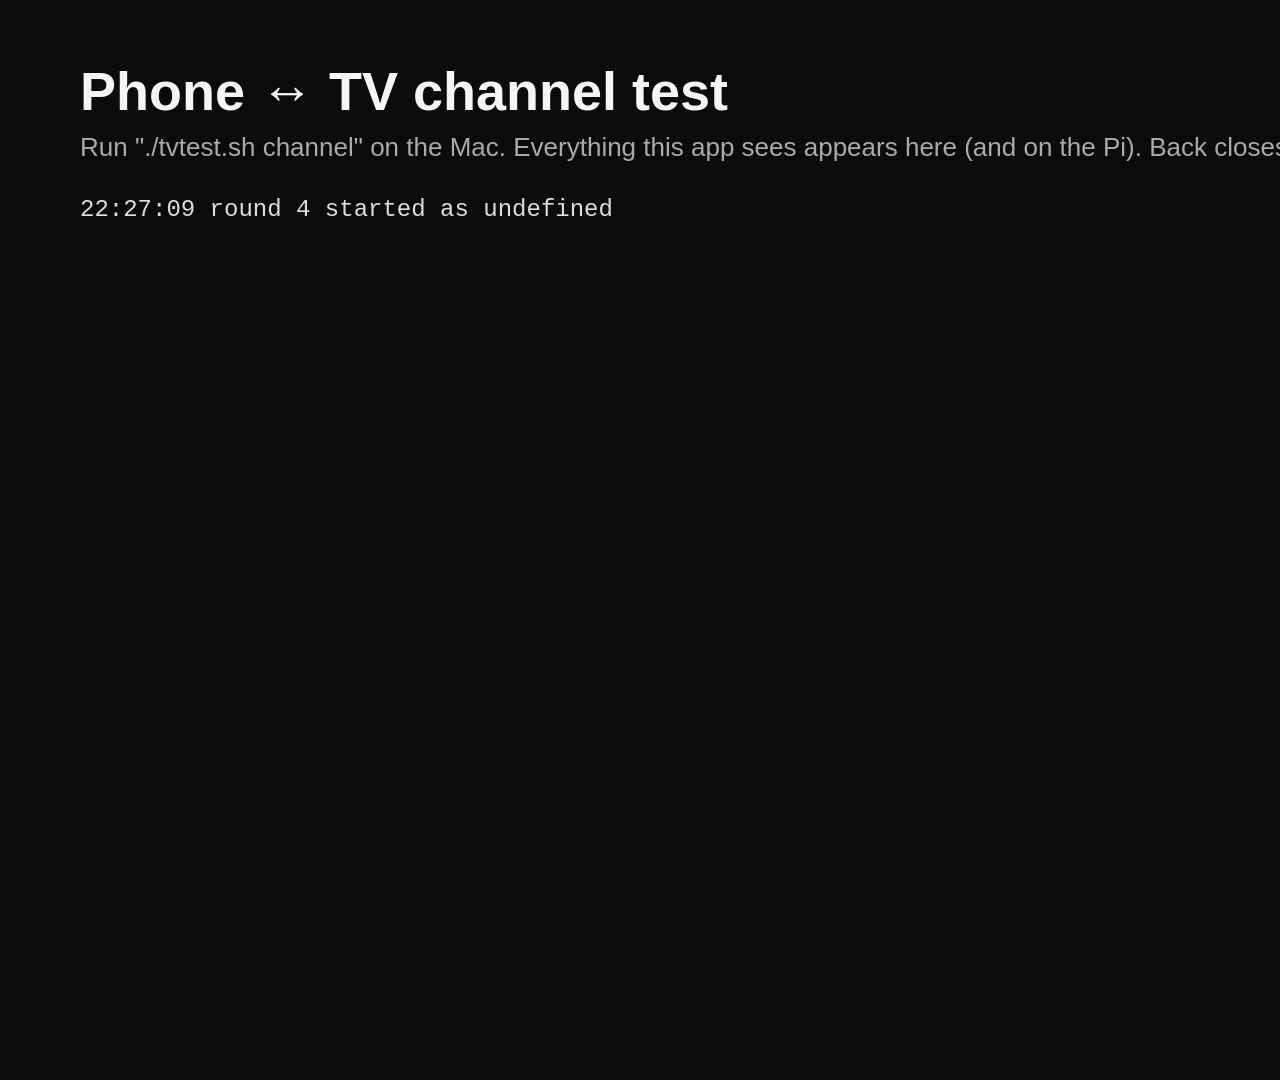
<file: pi/channeltest/app/index.html>
<!doctype html>
<html>
<head>
<meta charset="utf-8">
<meta name="viewport" content="width=1920, height=1080">
<title>FMT Channel Test</title>
<style>
  html, body { margin: 0; width: 1920px; height: 1080px; background: #0B0B0D; color: #F5F5F7; font-family: Arial, sans-serif; overflow: hidden; }
  h1 { font-size: 54px; margin: 60px 80px 10px; }
  p { font-size: 26px; margin: 0 80px 30px; color: #aaa; }
  #log { margin: 0 80px; font: 24px/1.45 monospace; white-space: pre-wrap; color: #ddd; }
</style>
</head>
<body>
<h1>Phone ↔ TV channel test</h1>
<p>Run "./tvtest.sh channel" on the Mac. Everything this app sees appears here (and on the Pi). Back closes it.</p>
<div id="log"></div>
<script src="test.js"></script>
</body>
</html>
</file>
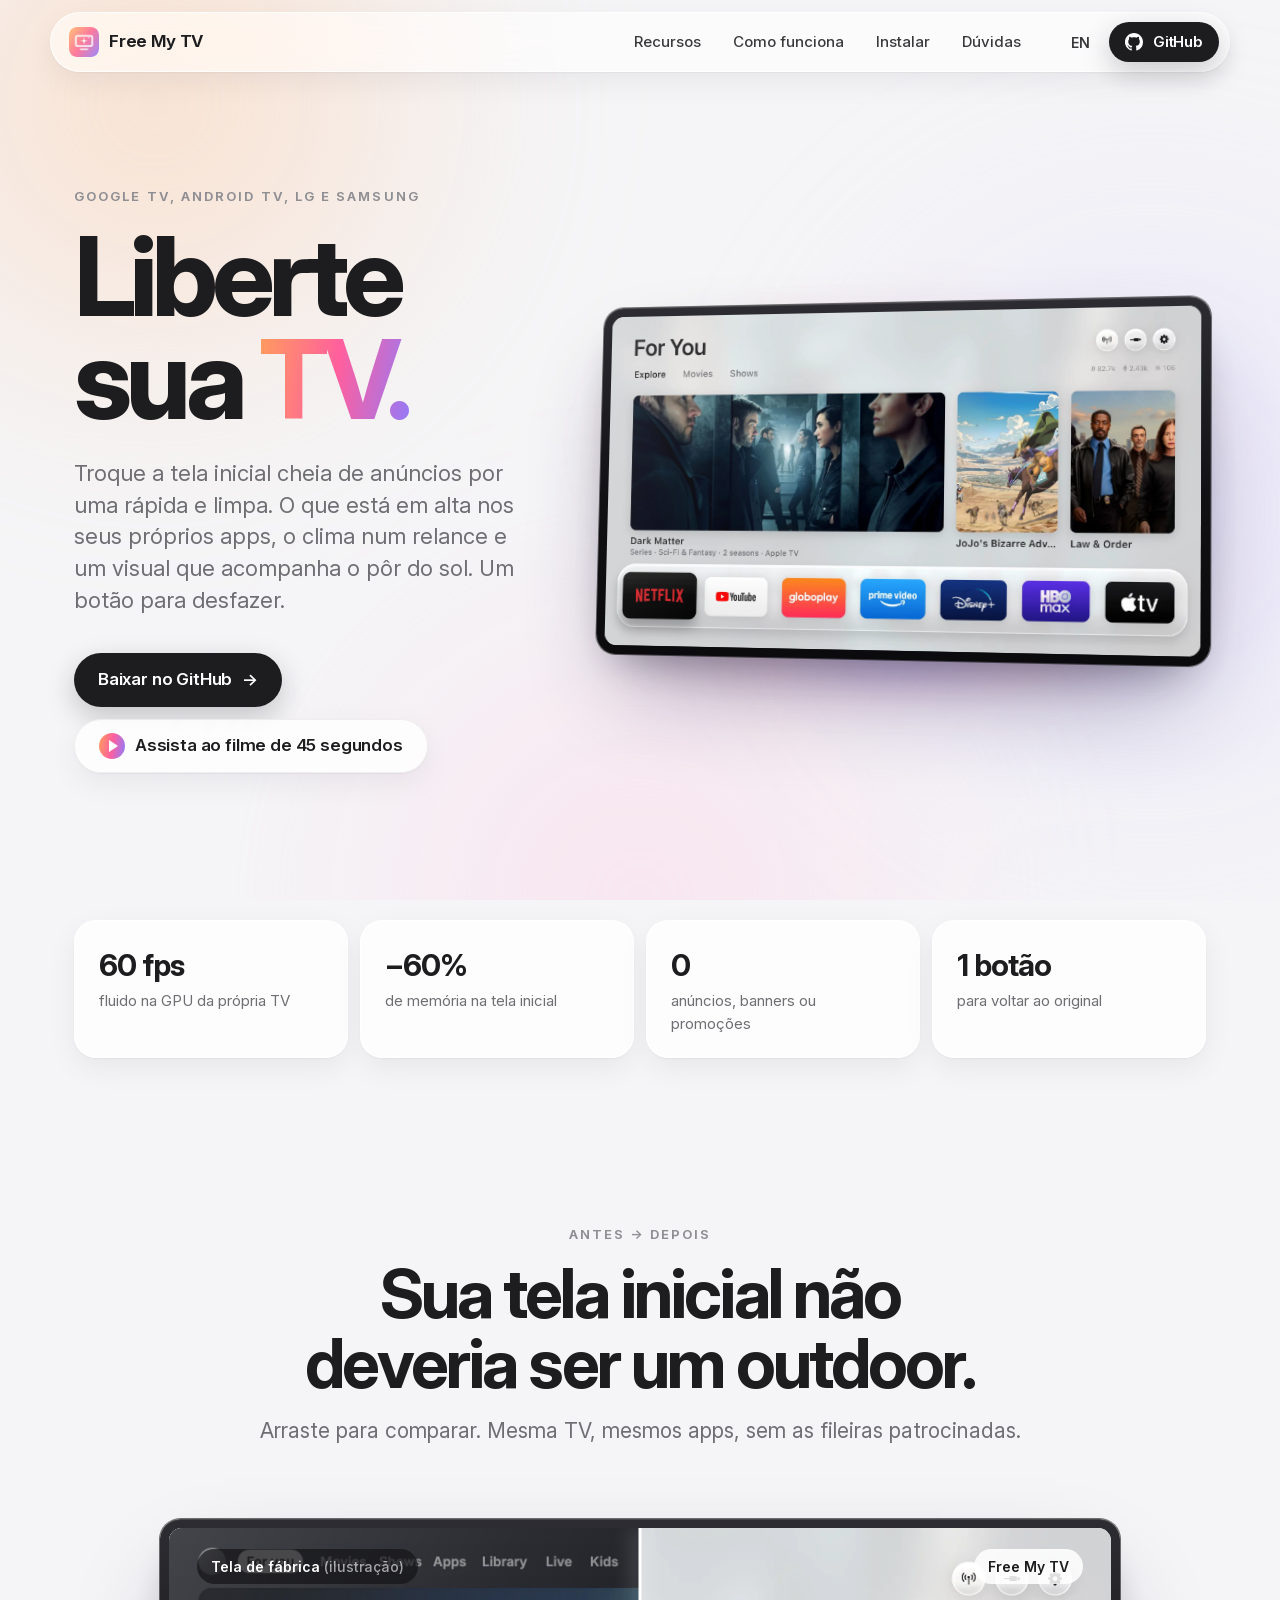
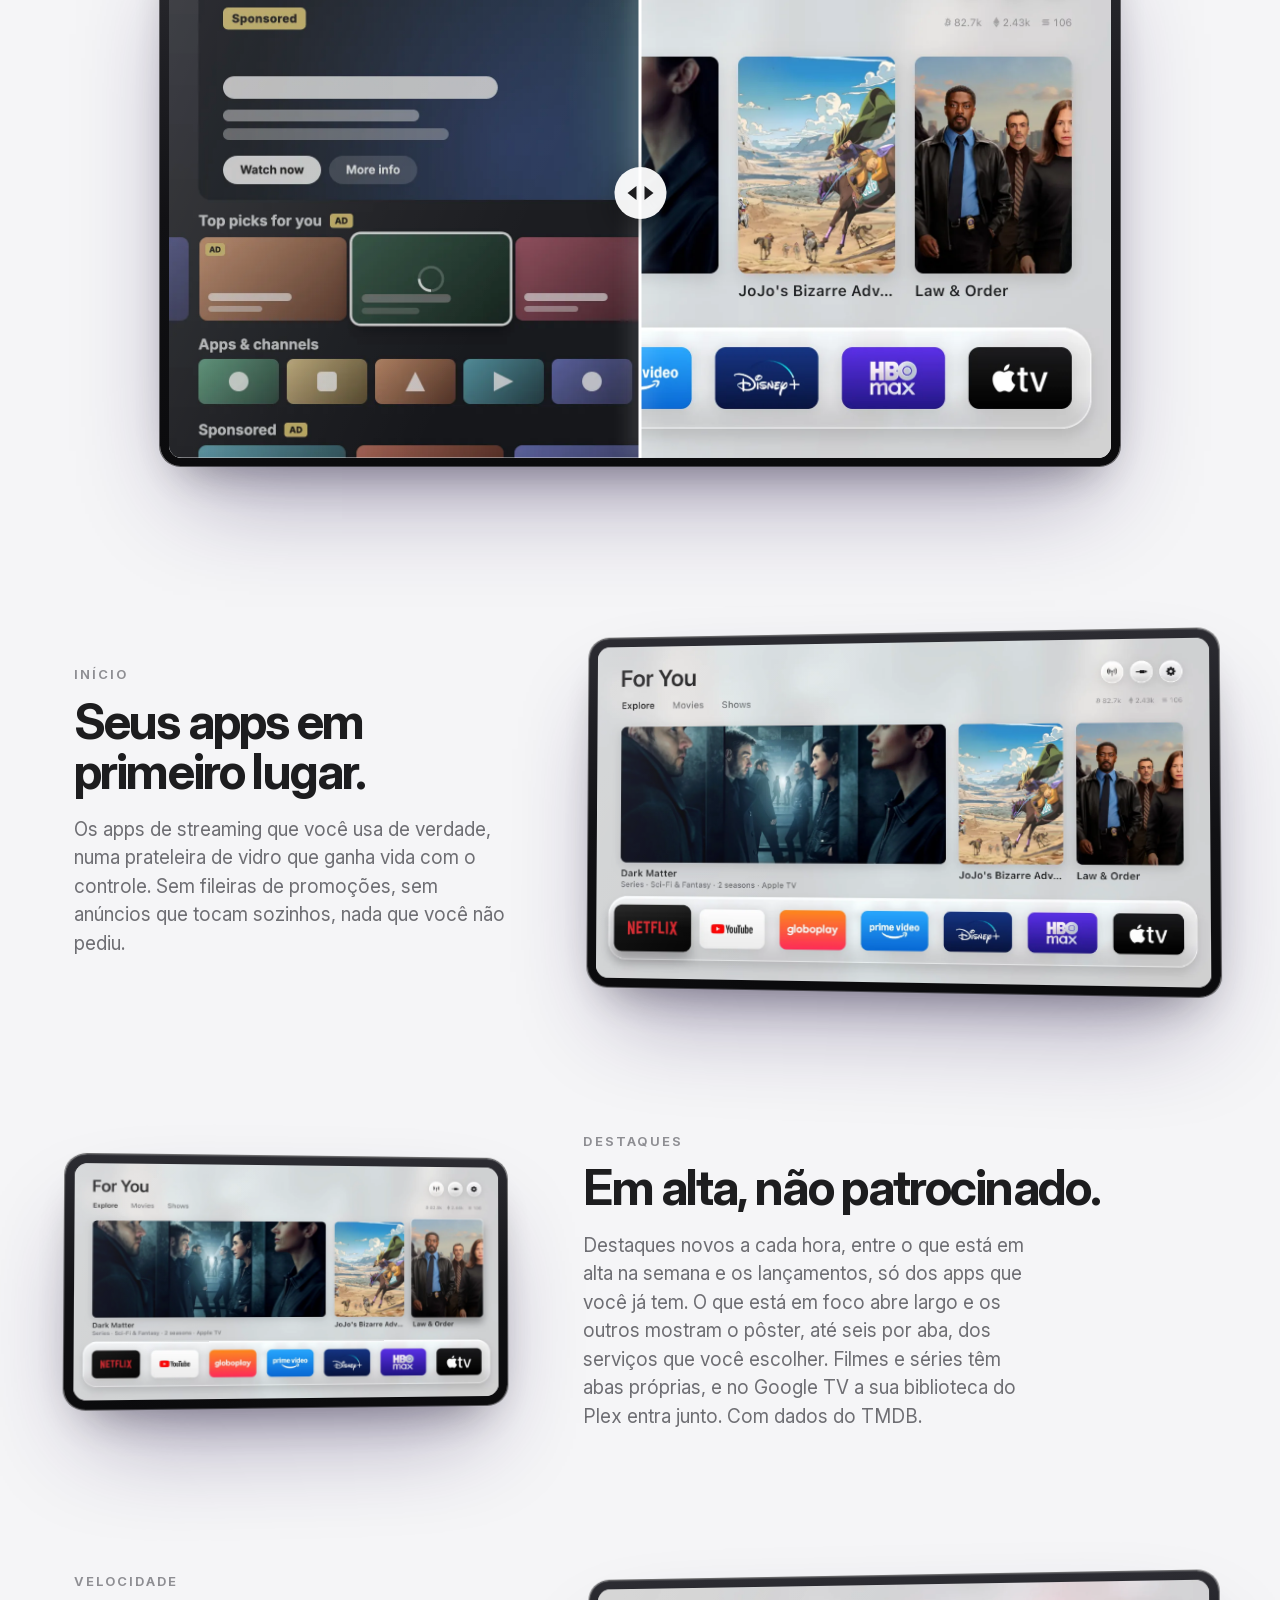
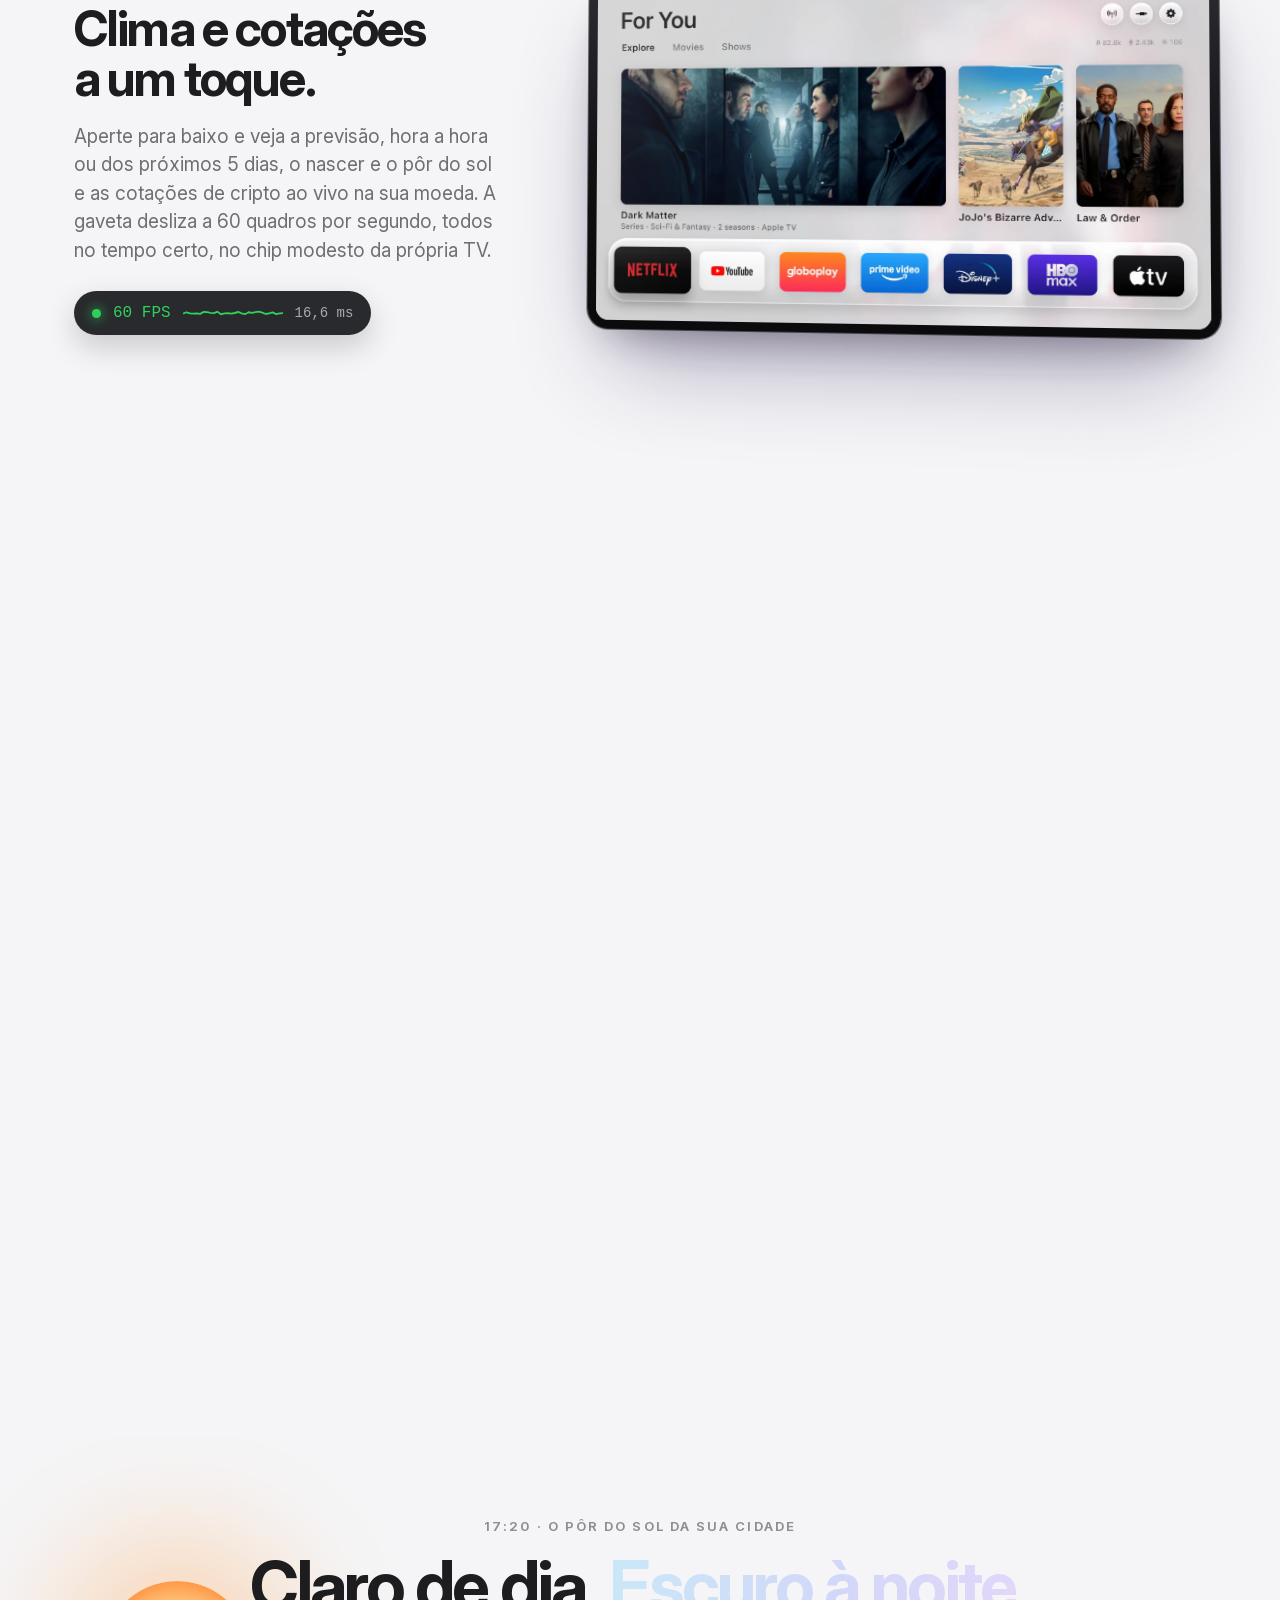
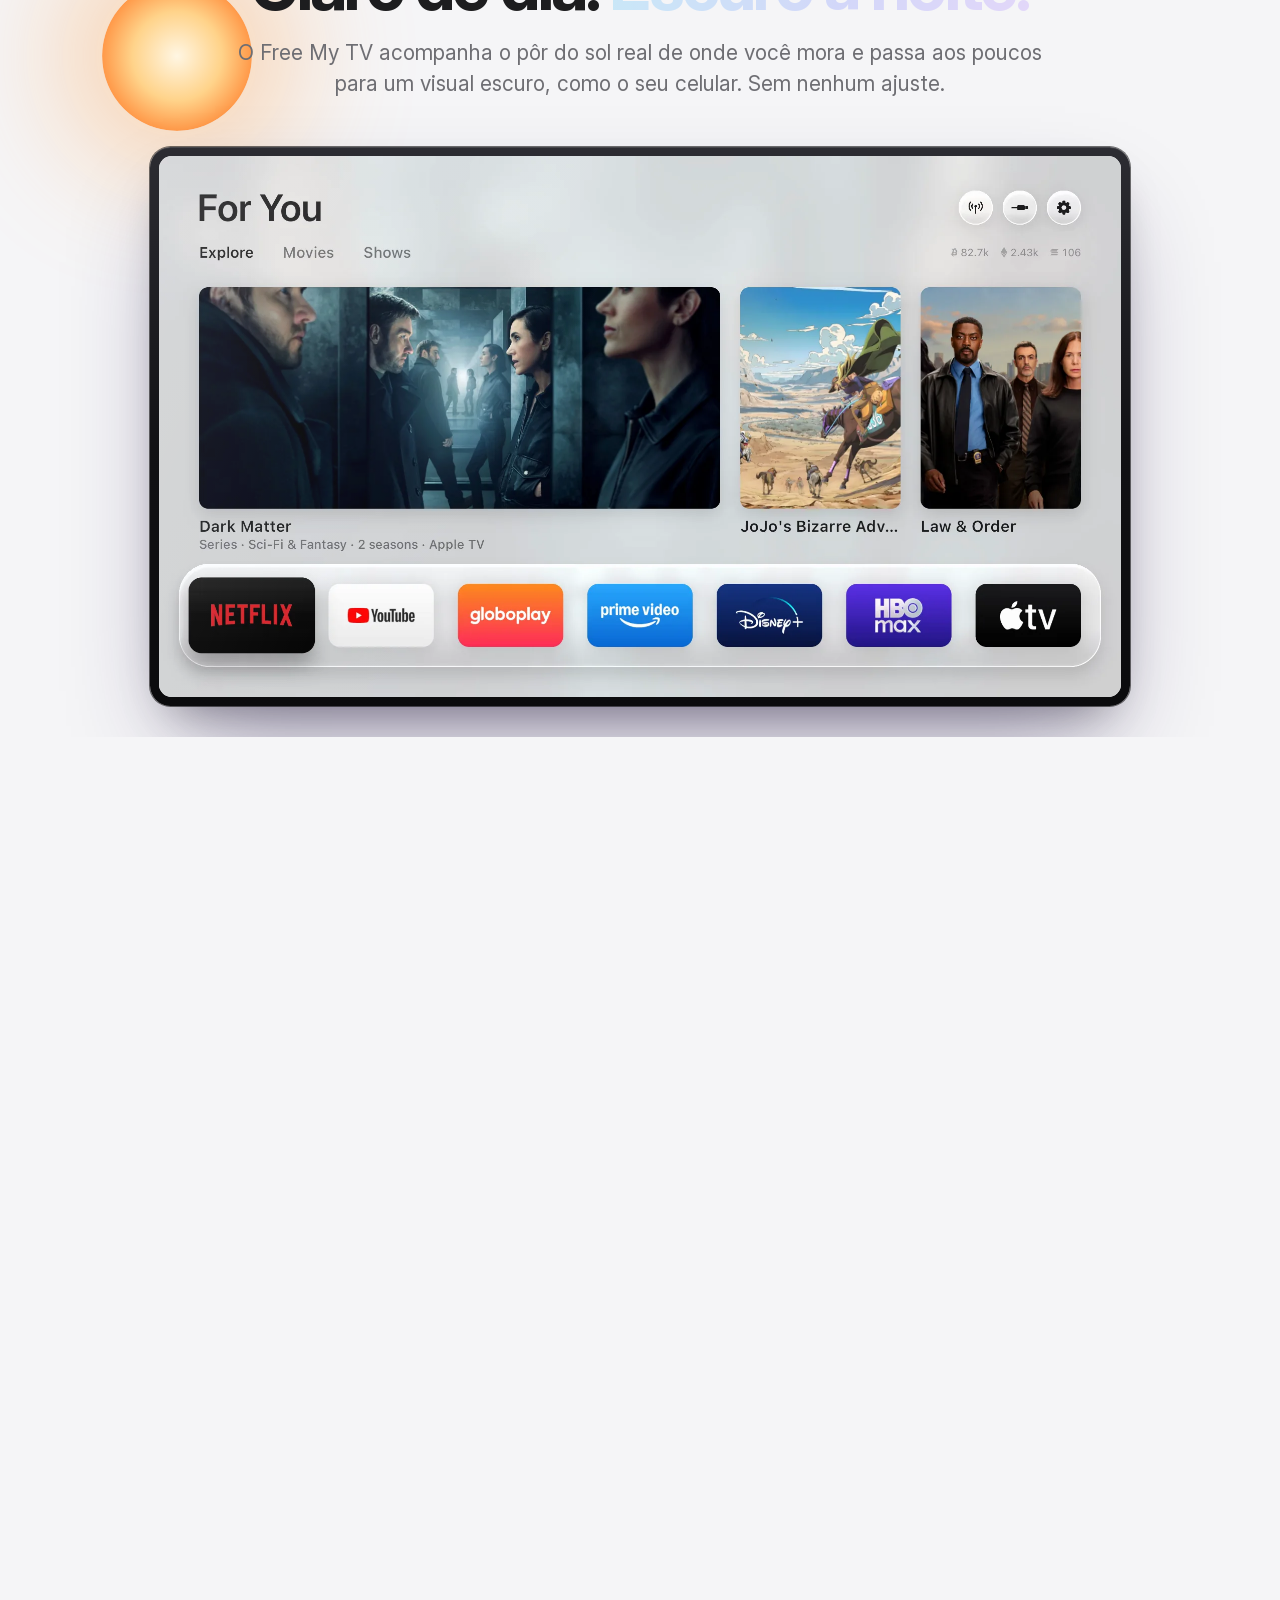
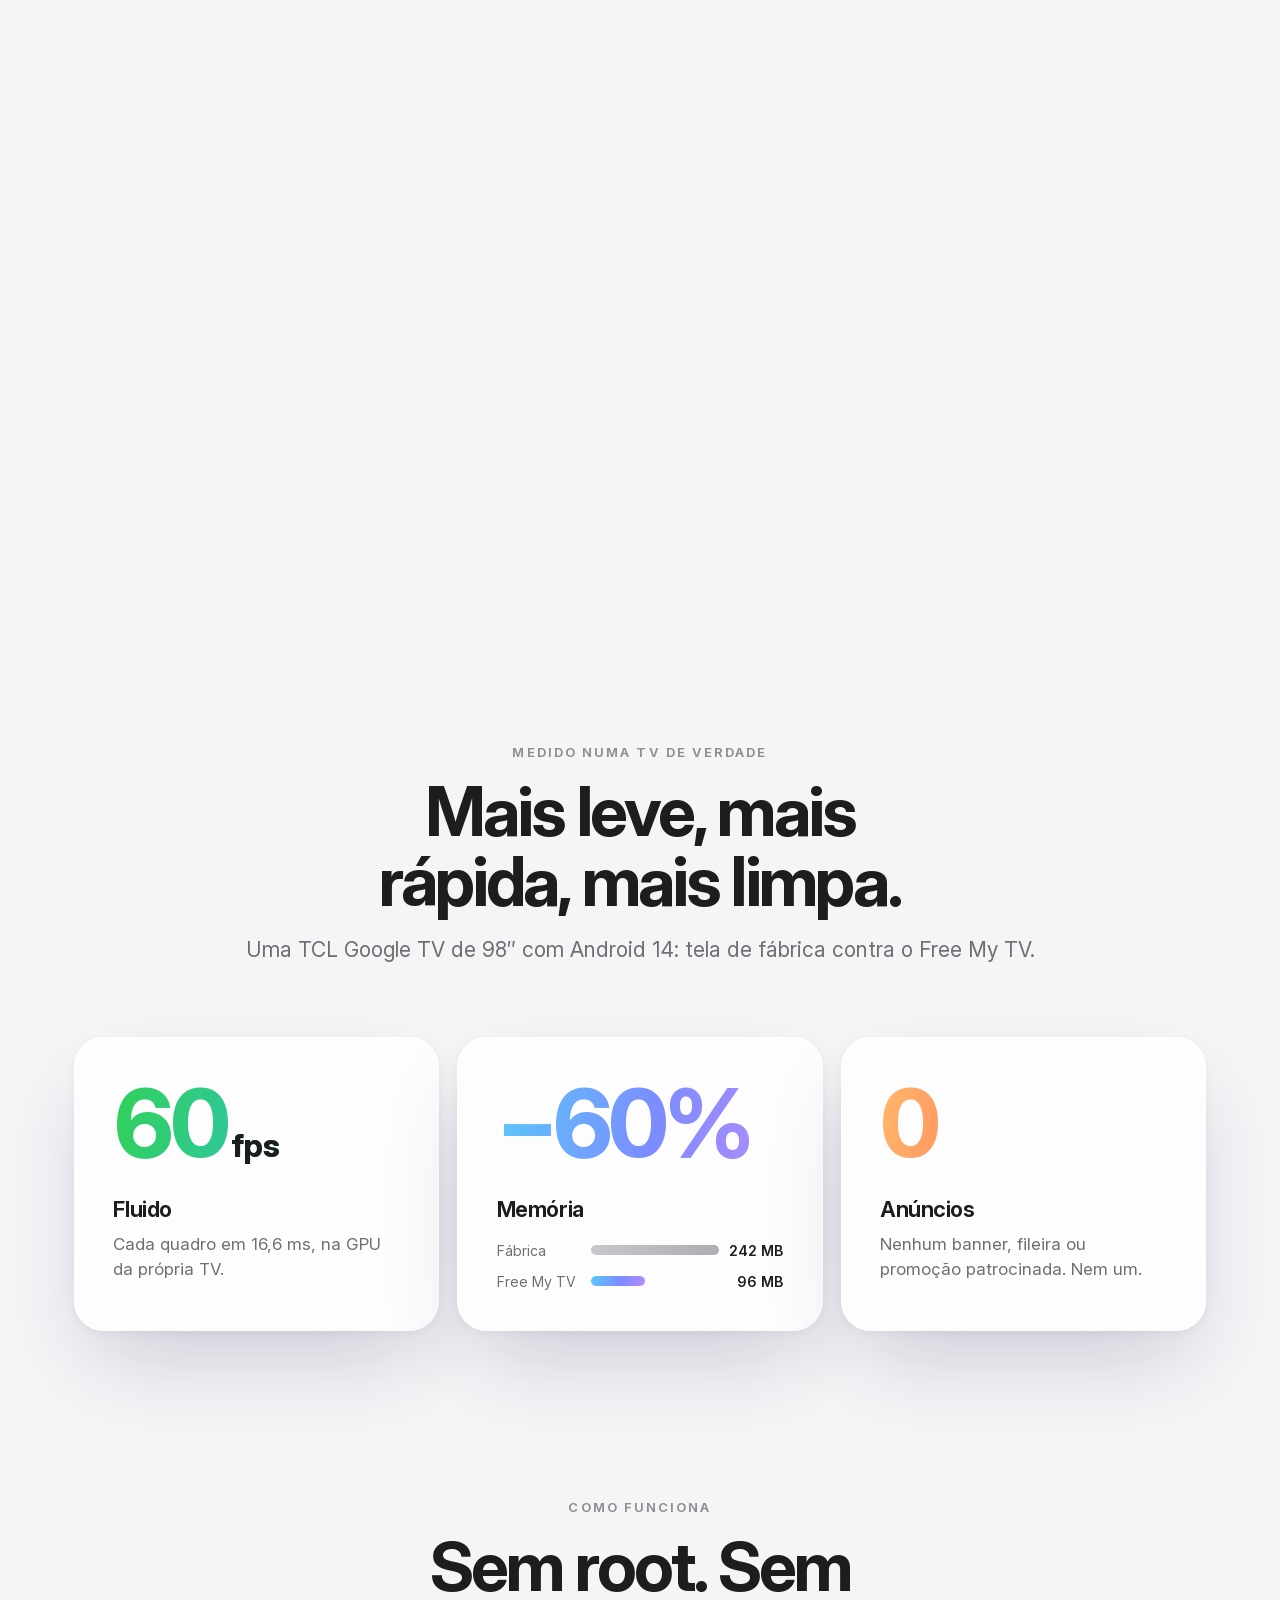
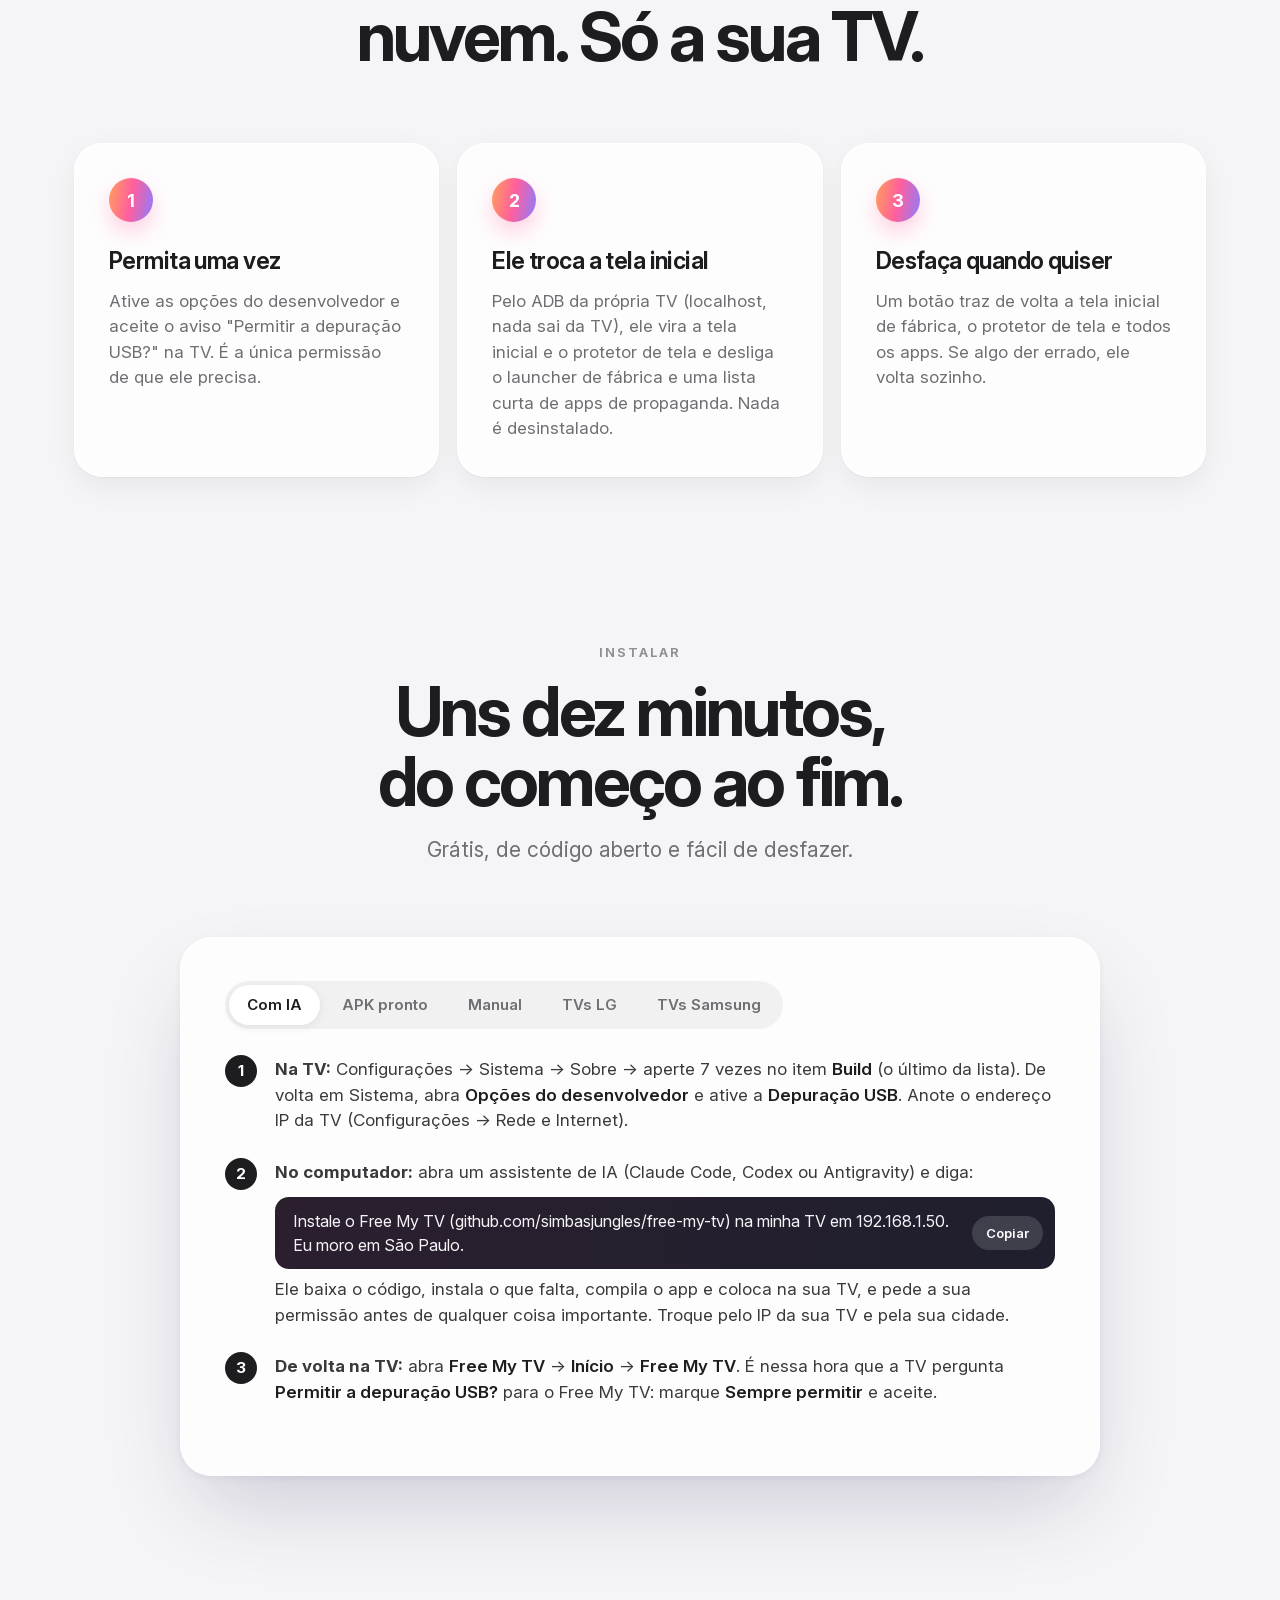
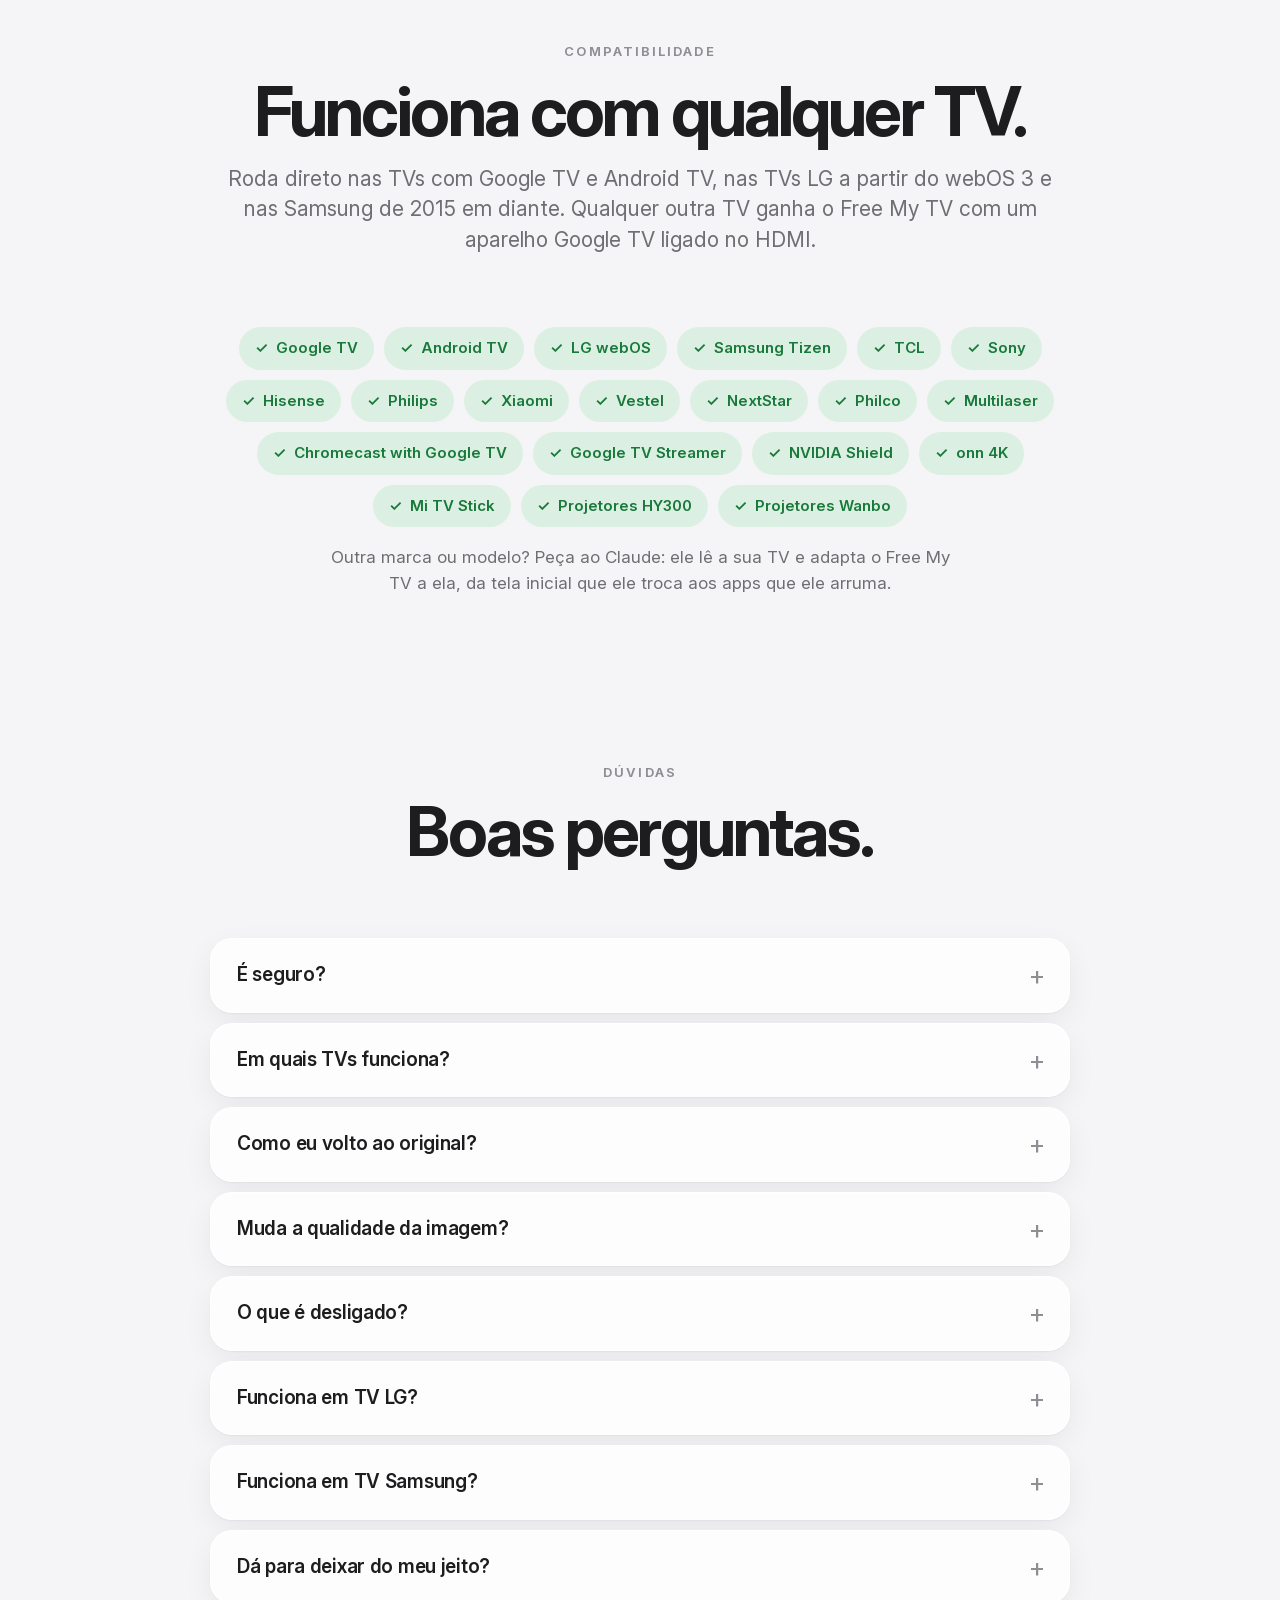
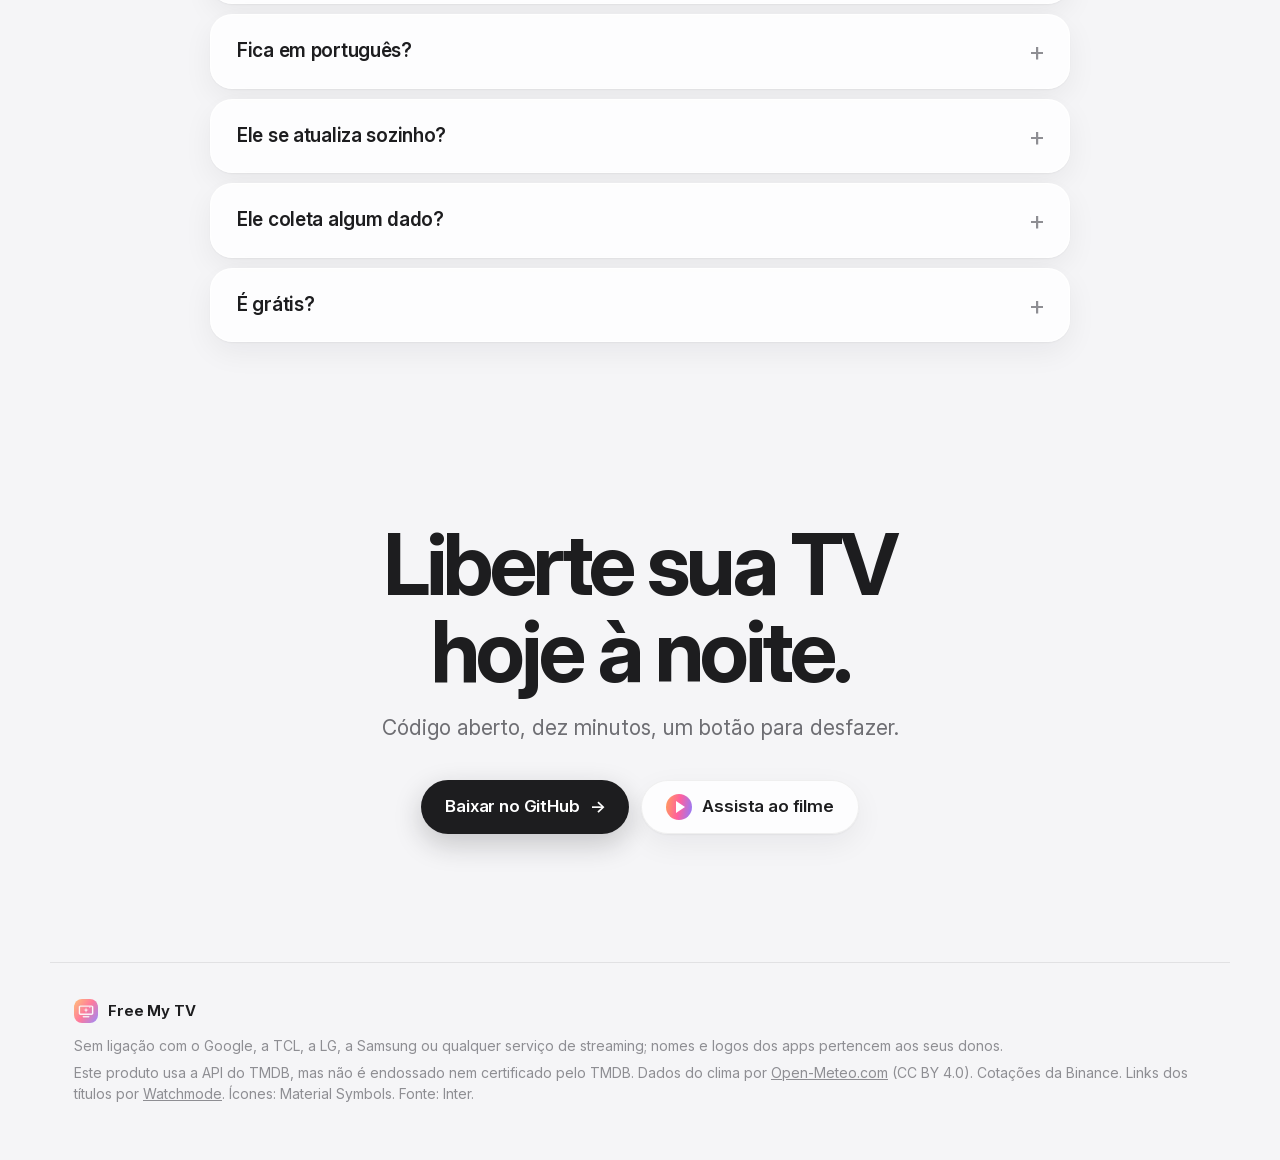
<file: tv/docs/pt/index.html>
<!doctype html>
<html lang="pt-BR">
<head>
  <meta charset="utf-8">
  <meta name="viewport" content="width=device-width, initial-scale=1, viewport-fit=cover">
  <script>
    // Portuguese page: back to English only if the visitor picked it with the PT/EN switch.
    (function () {
      var lang;
      try { lang = localStorage.getItem("lang"); } catch (e) {}
      if (lang === "en") location.replace("../" + location.search + location.hash);
    })();
  </script>
  <title>Free My TV — uma tela inicial rápida e sem anúncios para Google TV e TVs LG e Samsung</title>
  <meta name="description" content="Tela inicial de código aberto para Google TV, Android TV e TVs LG e Samsung. Sem anúncios, a 60 fps, com o que está em alta nos seus próprios apps e um visual que acompanha o pôr do sol. Um botão para desfazer.">
  <link rel="canonical" href="https://freemytv.io/pt/">
  <link rel="alternate" hreflang="en" href="https://freemytv.io/">
  <link rel="alternate" hreflang="pt-BR" href="https://freemytv.io/pt/">
  <link rel="alternate" hreflang="x-default" href="https://freemytv.io/">
  <meta name="theme-color" content="#F5F5F7">
  <meta property="og:type" content="website">
  <meta property="og:locale" content="pt_BR">
  <meta property="og:locale:alternate" content="en_US">
  <meta property="og:url" content="https://freemytv.io/pt/">
  <meta property="og:title" content="Free My TV">
  <meta property="og:description" content="Uma tela inicial rápida e sem anúncios para Google TV e TVs LG e Samsung. Código aberto. Um botão para desfazer.">
  <meta property="og:image" content="https://freemytv.io/assets/og-pt.jpg">
  <meta property="og:image:width" content="1200">
  <meta property="og:image:height" content="630">
  <meta name="twitter:card" content="summary_large_image">
  <meta name="twitter:title" content="Free My TV">
  <meta name="twitter:description" content="Uma tela inicial rápida e sem anúncios para Google TV e TVs LG e Samsung. Código aberto. Um botão para desfazer.">
  <meta name="twitter:image" content="https://freemytv.io/assets/og-pt.jpg">
  <link rel="icon" type="image/png" href="../assets/favicon-64.png">
  <link rel="apple-touch-icon" href="../assets/apple-touch-icon.png">
  <link rel="preload" href="../assets/fonts/InterVariable.ttf" as="font" type="font/ttf" crossorigin>
  <link rel="stylesheet" href="../styles.css">
</head>
<body>
  <div class="sky" aria-hidden="true"><span class="blob b1"></span><span class="blob b2"></span><span class="blob b3"></span></div>

  <header class="nav" id="nav">
    <a class="brand" href="#top" aria-label="Free My TV, voltar ao topo">
      <img src="../assets/icon-512.png" alt="" width="30" height="30">
      <span>Free My TV</span>
    </a>
    <nav class="links" aria-label="Seções">
      <a href="#features">Recursos</a>
      <a href="#how">Como funciona</a>
      <a href="#install">Instalar</a>
      <a href="#faq">Dúvidas</a>
    </nav>
    <div class="nav-end">
      <a class="lang" href="../" hreflang="en" lang="en" data-lang="en" aria-label="Read in English">EN</a>
      <a class="btn btn-dark btn-sm" href="https://github.com/simbasjungles/free-my-tv" rel="noopener">
      <svg class="gh" viewBox="0 0 16 16" aria-hidden="true"><path d="M8 0C3.58 0 0 3.58 0 8c0 3.54 2.29 6.53 5.47 7.59.4.07.55-.17.55-.38 0-.19-.01-.82-.01-1.49-2.01.37-2.53-.49-2.69-.94-.09-.23-.48-.94-.82-1.13-.28-.15-.68-.52-.01-.53.63-.01 1.08.58 1.23.82.72 1.21 1.87.87 2.33.66.07-.52.28-.87.51-1.07-1.78-.2-3.64-.89-3.64-3.95 0-.87.31-1.59.82-2.15-.08-.2-.36-1.02.08-2.12 0 0 .67-.21 2.2.82.64-.18 1.32-.27 2-.27.68 0 1.36.09 2 .27 1.53-1.04 2.2-.82 2.2-.82.44 1.1.16 1.92.08 2.12.51.56.82 1.27.82 2.15 0 3.07-1.87 3.75-3.65 3.95.29.25.54.73.54 1.48 0 1.07-.01 1.93-.01 2.2 0 .21.15.46.55.38A8.013 8.013 0 0016 8c0-4.42-3.58-8-8-8z"/></svg>
      <span>GitHub</span>
      </a>
    </div>
  </header>

  <main id="top">
    <!-- Hero -->
    <section class="hero">
      <div class="hero-copy">
        <p class="kicker" data-reveal>Google TV, Android TV, LG e Samsung</p>
        <h1 data-reveal>Liberte sua <span class="grad">TV.</span></h1>
        <p class="lede" data-reveal>Troque a tela inicial cheia de anúncios por uma rápida e limpa. O que está em alta nos seus próprios apps, o clima num relance e um visual que acompanha o pôr do sol. Um botão para desfazer.</p>
        <div class="cta" data-reveal>
          <a class="btn btn-dark" href="https://github.com/simbasjungles/free-my-tv" rel="noopener">Baixar no GitHub <span aria-hidden="true">→</span></a>
          <button class="btn btn-glass" type="button" data-film><span class="play" aria-hidden="true"></span>Assista ao filme de 45 segundos</button>
        </div>
      </div>
      <div class="hero-stage" data-reveal>
        <div class="tv tilt" id="heroTv">
          <div class="screen">
            <video data-src="../assets/nav.mp4" poster="../assets/nav-poster.webp" muted loop playsinline preload="none" aria-label="A tela inicial do Free My TV, passando pelos apps"></video>
          </div>
        </div>
        <div class="floor" aria-hidden="true"></div>
      </div>
      <ul class="stats" data-reveal>
        <li><b>60 fps</b><span>fluido na GPU da própria TV</span></li>
        <li><b>−60%</b><span>de memória na tela inicial</span></li>
        <li><b>0</b><span>anúncios, banners ou promoções</span></li>
        <li><b>1 botão</b><span>para voltar ao original</span></li>
      </ul>
    </section>

    <!-- Before / after -->
    <section class="section compare" id="compare">
      <div class="head" data-reveal>
        <p class="kicker">Antes → depois</p>
        <h2>Sua tela inicial não deveria ser um outdoor.</h2>
        <p class="sub">Arraste para comparar. Mesma TV, mesmos apps, sem as fileiras patrocinadas.</p>
      </div>
      <div class="tv ba" id="ba" data-reveal tabindex="0" role="slider" aria-label="Compare a tela inicial de fábrica com o Free My TV" aria-valuemin="0" aria-valuemax="100" aria-valuenow="50">
        <div class="screen">
          <img class="after" src="../assets/home-day.webp" alt="A tela inicial do Free My TV: três destaques e uma prateleira de vidro com os apps" loading="lazy">
          <div class="before-wrap"><img class="before" src="../assets/before.webp" alt="Uma tela inicial de fábrica típica, cheia de fileiras patrocinadas (ilustração)" loading="lazy"></div>
          <span class="tag tag-l">Tela de fábrica <em>(ilustração)</em></span>
          <span class="tag tag-r">Free My TV</span>
          <div class="handle" aria-hidden="true"><span></span></div>
        </div>
      </div>
    </section>

    <!-- Features -->
    <section class="section features" id="features">
      <article class="feature" data-reveal>
        <div class="copy">
          <p class="kicker">Início</p>
          <h3>Seus apps em primeiro lugar.</h3>
          <p>Os apps de streaming que você usa de verdade, numa prateleira de vidro que ganha vida com o controle. Sem fileiras de promoções, sem anúncios que tocam sozinhos, nada que você não pediu.</p>
        </div>
        <div class="tv"><div class="screen"><video data-src="../assets/nav.mp4" poster="../assets/nav-poster.webp" muted loop playsinline preload="none" aria-label="Navegando pela prateleira de apps"></video></div></div>
      </article>

      <article class="feature flip" data-reveal>
        <div class="copy">
          <p class="kicker">Destaques</p>
          <h3>Em alta, não patrocinado.</h3>
          <p>Destaques novos a cada hora, entre o que está em alta na semana e os lançamentos, só dos apps que você já tem. O que está em foco abre largo e os outros mostram o pôster, até seis por aba, dos serviços que você escolher. Filmes e séries têm abas próprias, e no Google TV a sua biblioteca do Plex entra junto. Com dados do TMDB.</p>
        </div>
        <div class="tv"><div class="screen"><video data-src="../assets/tabs.mp4" poster="../assets/tabs-poster.webp" muted loop playsinline preload="none" aria-label="Trocando entre as abas de destaques, filmes e séries"></video></div></div>
      </article>

      <article class="feature" data-reveal>
        <div class="copy">
          <p class="kicker">Velocidade</p>
          <h3>Clima e cotações a um toque.</h3>
          <p>Aperte para baixo e veja a previsão, hora a hora ou dos próximos 5 dias, o nascer e o pôr do sol e as cotações de cripto ao vivo na sua moeda. A gaveta desliza a 60 quadros por segundo, todos no tempo certo, no chip modesto da própria TV.</p>
          <div class="hud" aria-hidden="true"><i></i><b>60 FPS</b><svg viewBox="0 0 120 24" preserveAspectRatio="none"><polyline id="spark" fill="none" points=""/></svg><span>16,6 ms</span></div>
        </div>
        <div class="tv"><div class="screen"><video data-src="../assets/drawer.mp4" poster="../assets/drawer-poster.webp" muted loop playsinline preload="none" aria-label="A gaveta com o clima e as cotações de cripto abrindo"></video></div></div>
      </article>
    </section>

    <!-- More -->
    <section class="section extras" id="more">
      <div class="head" data-reveal>
        <p class="kicker">E mais</p>
        <h2>Todos os detalhes.</h2>
      </div>
      <ul class="steps">
        <li class="step" data-reveal>
          <h4>Continuar assistindo</h4>
          <p>Escolha o que fica no topo da tela inicial: os destaques, um relógio grande ou o que você parou no meio, com o progresso. O OK continua no app.</p>
          <span class="where">Google TV e Android TV</span>
        </li>
        <li class="step" data-reveal>
          <h4>Tocando agora</h4>
          <p>A música, o podcast ou a rádio tocando ao fundo aparecem na tela inicial e no protetor de tela: o título, o artista e o app. Ative nos Ajustes do Início.</p>
          <span class="where">Google TV e Android TV</span>
        </li>
        <li class="step" data-reveal>
          <h4>A chave pelo celular</h4>
          <p><em>Ajustes do Início</em> → <em>Chave do TMDB</em> mostra um QR code: escaneie, cole a sua chave grátis e os destaques aparecem. Na LG e na Samsung, digite com o controle.</p>
          <span class="where">Todas as TVs</span>
        </li>
        <li class="step" data-reveal>
          <h4>Atualiza sozinho</h4>
          <p>O APK pronto procura versão nova toda semana, e <em>Ajustes do Início</em> → <em>Atualizações</em> instala quando você der o OK.</p>
          <span class="where">Google TV e Android TV</span>
        </li>
        <li class="step" data-reveal>
          <h4>Um protetor de tela à altura</h4>
          <p>Fotos em tela cheia dos destaques, ou até 100 suas no Google TV, com um relógio grande de vidro.</p>
          <span class="where">Todas as TVs</span>
        </li>
        <li class="step" data-reveal>
          <h4>Timer e botões do controle</h4>
          <p>Desligue a TV em 5 minutos a 4 horas, por cima de qualquer app, e escolha o que os botões de apps do controle abrem na TCL, Sony, Xiaomi, Hisense e outras.</p>
          <span class="where">Google TV e Android TV</span>
        </li>
      </ul>
    </section>

    <!-- Sunset: scroll to go from day to night -->
    <section class="sunset" id="sunset" aria-label="Claro de dia, escuro à noite">
      <div class="sticky">
        <div class="stars" aria-hidden="true"></div>
        <div class="sun" aria-hidden="true"></div>
        <div class="moon" aria-hidden="true"></div>
        <div class="head">
          <p class="kicker"><span class="clock" id="sunClock">17:20</span> · o pôr do sol da sua cidade</p>
          <h2><span class="w-day">Claro de dia.</span> <span class="w-night">Escuro à noite.</span></h2>
          <p class="sub">O Free My TV acompanha o pôr do sol real de onde você mora e passa aos poucos para um visual escuro, como o seu celular. Sem nenhum ajuste.</p>
        </div>
        <div class="tv"><div class="screen">
          <img src="../assets/day.webp" alt="A tela inicial durante o dia" loading="lazy">
          <img class="night" src="../assets/night.webp" alt="A mesma tela inicial à noite" loading="lazy">
        </div></div>
      </div>
    </section>

    <!-- Numbers -->
    <section class="section numbers" id="numbers">
      <div class="head" data-reveal>
        <p class="kicker">Medido numa TV de verdade</p>
        <h2>Mais leve, mais rápida, mais limpa.</h2>
        <p class="sub">Uma TCL Google TV de 98″ com Android 14: tela de fábrica contra o Free My TV.</p>
      </div>
      <div class="cards">
        <div class="card" data-reveal><b class="big grad-mint"><span data-count="60">0</span><small>fps</small></b><h4>Fluido</h4><p>Cada quadro em 16,6 ms, na GPU da própria TV.</p></div>
        <div class="card" data-reveal><b class="big grad-sky">−<span data-count="60">0</span>%</b><h4>Memória</h4>
          <div class="bars"><div><span>Fábrica</span><i style="--w:100%"></i><em>242 MB</em></div><div><span>Free My TV</span><i style="--w:40%"></i><em>96 MB</em></div></div>
        </div>
        <div class="card" data-reveal><b class="big grad-sun">0</b><h4>Anúncios</h4><p>Nenhum banner, fileira ou promoção patrocinada. Nem um.</p></div>
      </div>
    </section>

    <!-- How it works -->
    <section class="section how" id="how">
      <div class="head" data-reveal>
        <p class="kicker">Como funciona</p>
        <h2>Sem root. Sem nuvem. Só a sua TV.</h2>
      </div>
      <ol class="steps">
        <li class="step" data-reveal>
          <span class="num">1</span>
          <h4>Permita uma vez</h4>
          <p>Ative as opções do desenvolvedor e aceite o aviso "Permitir a depuração USB?" na TV. É a única permissão de que ele precisa.</p>
        </li>
        <li class="step" data-reveal>
          <span class="num">2</span>
          <h4>Ele troca a tela inicial</h4>
          <p>Pelo ADB da própria TV (localhost, nada sai da TV), ele vira a tela inicial e o protetor de tela e desliga o launcher de fábrica e uma lista curta de apps de propaganda. Nada é desinstalado.</p>
        </li>
        <li class="step" data-reveal>
          <span class="num">3</span>
          <h4>Desfaça quando quiser</h4>
          <p>Um botão traz de volta a tela inicial de fábrica, o protetor de tela e todos os apps. Se algo der errado, ele volta sozinho.</p>
        </li>
      </ol>
    </section>

    <!-- Install -->
    <section class="section install" id="install">
      <div class="head" data-reveal>
        <p class="kicker">Instalar</p>
        <h2>Uns dez minutos, do começo ao fim.</h2>
        <p class="sub">Grátis, de código aberto e fácil de desfazer.</p>
      </div>
      <div class="panel" data-reveal>
        <div class="tabs" role="tablist" aria-label="Forma de instalar">
          <button role="tab" aria-selected="true" aria-controls="tab-claude" id="t-claude">Com IA</button>
          <button role="tab" aria-selected="false" aria-controls="tab-apk" id="t-apk">APK pronto</button>
          <button role="tab" aria-selected="false" aria-controls="tab-manual" id="t-manual">Manual</button>
          <button role="tab" aria-selected="false" aria-controls="tab-lg" id="t-lg">TVs LG</button>
          <button role="tab" aria-selected="false" aria-controls="tab-samsung" id="t-samsung">TVs Samsung</button>
        </div>

        <div class="tabpanel" id="tab-claude" role="tabpanel" aria-labelledby="t-claude">
          <ol class="howto">
            <li><b>Na TV:</b> Configurações → Sistema → Sobre → aperte 7 vezes no item <em>Build</em> (o último da lista). De volta em Sistema, abra <em>Opções do desenvolvedor</em> e ative a <em>Depuração USB</em>. Anote o endereço IP da TV (Configurações → Rede e Internet).</li>
            <li><b>No computador:</b> abra um assistente de IA (Claude Code, Codex ou Antigravity) e diga:
              <div class="code prompt"><code>Instale o Free My TV (github.com/simbasjungles/free-my-tv) na minha TV em 192.168.1.50. Eu moro em São Paulo.</code><button class="copy-btn" type="button" aria-label="Copiar pedido">Copiar</button></div>
              Ele baixa o código, instala o que falta, compila o app e coloca na sua TV, e pede a sua permissão antes de qualquer coisa importante. Troque pelo IP da sua TV e pela sua cidade.
            </li>
            <li><b>De volta na TV:</b> abra <em>Free My TV</em> → <em>Início</em> → <em>Free My TV</em>. É nessa hora que a TV pergunta <em>Permitir a depuração USB?</em> para o Free My TV: marque <em>Sempre permitir</em> e aceite.</li>
          </ol>
        </div>

        <div class="tabpanel" id="tab-apk" role="tabpanel" aria-labelledby="t-apk" hidden>
          <ol class="howto">
            <li><b>Na TV:</b> ative as <em>Opções do desenvolvedor</em> e a <em>Depuração USB</em> (como na primeira aba) e anote o IP dela.</li>
            <li><b>No computador:</b> baixe o <em>FreeMyTV.apk</em> da <a href="https://github.com/simbasjungles/free-my-tv/releases/latest" rel="noopener">última versão</a> e instale com o adb (no Mac, <em>brew install android-platform-tools</em>):
              <div class="code"><code>adb connect 192.168.1.50:5555 &amp;&amp; adb install -r FreeMyTV.apk</code><button class="copy-btn" type="button" aria-label="Copiar comando">Copiar</button></div>
              No Android 14, se o Play Protect segurar, escolha <em>Mais detalhes</em> → <em>Instalar assim mesmo</em>. Nas TVs TCL, libere também o funcionamento em segundo plano (a TCL bloqueia por padrão):
              <div class="code"><code>adb shell &quot;appops set io.freemytv AUTO_START allow || appops set io.freemytv APP_AUTO_START allow&quot;</code><button class="copy-btn" type="button" aria-label="Copiar comando">Copiar</button></div>
            </li>
            <li><b>Na TV:</b> abra <em>Free My TV</em> → <em>Início</em> → <em>Free My TV</em> e, quando a TV perguntar <em>Permitir a depuração USB?</em>, marque <em>Sempre permitir</em> e aceite.</li>
            <li><b>Os destaques:</b> <em>Ajustes do Início</em> → <em>Chave do TMDB</em> mostra um QR code: escaneie com o celular e cole a sua <a href="https://www.themoviedb.org/settings/api" rel="noopener">chave grátis do TMDB</a>. A cidade vem do fuso da TV, e as versões novas se instalam em <em>Ajustes do Início</em> → <em>Atualizações</em>.</li>
          </ol>
        </div>

        <div class="tabpanel" id="tab-manual" role="tabpanel" aria-labelledby="t-manual" hidden>
          <ol class="howto">
            <li><b>Na TV:</b> ative as <em>Opções do desenvolvedor</em> e a <em>Depuração USB</em> (como na outra aba) e anote o IP dela.</li>
            <li><b>Ferramentas:</b> um JDK (17+), as ferramentas de linha de comando do Android SDK e o adb. No Mac:
              <div class="code"><code>brew install --cask temurin android-commandlinetools android-platform-tools &amp;&amp; sdkmanager "build-tools;34.0.0" "platforms;android-34"</code><button class="copy-btn" type="button" aria-label="Copiar comando">Copiar</button></div>
            </li>
            <li><b>Compilar:</b> a primeira execução cria o <em>config.properties</em>. Coloque sua cidade lá (e <em>currency=BRL</em> para as cotações em reais) e, para os destaques, uma <a href="https://www.themoviedb.org/settings/api" rel="noopener">chave grátis do TMDB</a>. Depois compile de novo.
              <div class="code"><code>git clone https://github.com/simbasjungles/free-my-tv &amp;&amp; cd free-my-tv &amp;&amp; ./build.sh</code><button class="copy-btn" type="button" aria-label="Copiar comando">Copiar</button></div>
            </li>
            <li><b>Instalar:</b>
              <div class="code"><code>adb connect 192.168.1.50:5555 &amp;&amp; adb install -r FreeMyTV.apk</code><button class="copy-btn" type="button" aria-label="Copiar comando">Copiar</button></div>
              Nas TVs TCL, libere também o funcionamento em segundo plano (a TCL bloqueia por padrão):
              <div class="code"><code>adb shell &quot;appops set io.freemytv AUTO_START allow || appops set io.freemytv APP_AUTO_START allow&quot;</code><button class="copy-btn" type="button" aria-label="Copiar comando">Copiar</button></div>
            </li>
            <li><b>Na TV:</b> abra <em>Free My TV</em> → <em>Início</em> → <em>Free My TV</em>.</li>
          </ol>
        </div>

        <div class="tabpanel" id="tab-lg" role="tabpanel" aria-labelledby="t-lg" hidden>
          <ol class="howto">
            <li><b>Na TV:</b> na LG Content Store, instale o <em>Developer Mode</em>. Entre com uma <a href="https://webostv.developer.lge.com" rel="noopener">conta grátis de desenvolvedor LG</a>, ative o <em>Dev Mode Status</em> (a TV reinicia) e depois o <em>Key Server</em>. Anote o IP e a senha (passphrase) que aparecem.</li>
            <li><b>Com o webOS Homebrew Channel:</b> adicione este repositório nos ajustes do Channel e instale o Free My TV pela lista dele (as atualizações também vêm por lá). Ele pega a sua cidade pelo fuso da TV; para os destaques, digite a sua chave grátis do TMDB em <em>Ajustes do Início</em> → <em>Chave do TMDB</em>.
              <div class="code"><code>https://freemytv.io/webos/apps.json</code><button class="copy-btn" type="button" aria-label="Copiar endereço">Copiar</button></div>
            </li>
            <li><b>Ou compile no computador</b> com a sua cidade no <em>config.properties</em> (e <em>currency=BRL</em> para as cotações em reais), como na Google TV:
              <div class="code"><code>git clone https://github.com/simbasjungles/free-my-tv &amp;&amp; cd free-my-tv &amp;&amp; python3 webos/build.py</code><button class="copy-btn" type="button" aria-label="Copiar comando">Copiar</button></div>
            </li>
            <li><b>Instalar o que você compilou:</b> digite a senha da TV quando ele pedir. O Free My TV abre na TV.
              <div class="code"><code>python3 webos/install.py 192.168.1.50</code><button class="copy-btn" type="button" aria-label="Copiar comando">Copiar</button></div>
            </li>
            <li><b>A um botão:</b> com ele aberto, segure uma tecla numérica do controle. Daí em diante, essa tecla abre o Free My TV de qualquer lugar. Aperte <em>EXTEND</em> no Developer Mode uma vez por mês para mantê-lo.</li>
          </ol>
        </div>

        <div class="tabpanel" id="tab-samsung" role="tabpanel" aria-labelledby="t-samsung" hidden>
          <ol class="howto">
            <li><b>Na TV:</b> abra <em>Apps</em> e digite <em>1&nbsp;2&nbsp;3&nbsp;4&nbsp;5</em> no controle. Ative o <em>Developer mode</em>, digite o IP do seu computador em <em>Host PC IP</em> e reinicie a TV.</li>
            <li><b>No computador:</b> baixe o <a href="https://github.com/reisxd/TizenBrewInstaller/releases/latest" rel="noopener">TizenBrew Installer</a>, o instalador da comunidade para TVs Samsung, abra e conecte na sua TV.</li>
            <li><b>Instale pelo GitHub:</b> digite isto. Nas TVs de 2023 em diante, ele pede para entrar na sua conta Samsung uma vez, para assinar o app para a sua TV.
              <div class="code"><code>simbasjungles/free-my-tv</code><button class="copy-btn" type="button" aria-label="Copiar">Copiar</button></div>
            </li>
            <li><b>Direto nele:</b> nas configurações da TV (Opções da Tela Inicial ou Funções Smart), ative a <em>Execução Automática do Último Aplicativo</em>: a TV já liga no Free My TV (nas TVs de 2019 e 2020, coloque-o em primeiro na barra do Início). Ele pega a sua cidade pelo fuso da TV (dá para trocar em <em>Ajustes do Início</em> → <em>Cidade</em>); para os destaques, digite a sua chave grátis do TMDB em <em>Ajustes do Início</em> → <em>Chave do TMDB</em>.</li>
            <li><b>TV de 2015 ou 2016?</b> O TizenBrew começa em 2017, então deixe o seu assistente de IA compilar para você (com o Developer mode do passo 1):
              <div class="code prompt"><code>Instale o Free My TV (github.com/simbasjungles/free-my-tv) na minha TV Samsung em 192.168.1.50. Eu moro em São Paulo.</code><button class="copy-btn" type="button" aria-label="Copiar pedido">Copiar</button></div>
            </li>
          </ol>
        </div>
      </div>
    </section>

    <!-- Compatibility -->
    <section class="section compat" id="compat">
      <div class="head" data-reveal>
        <p class="kicker">Compatibilidade</p>
        <h2>Funciona com qualquer TV.</h2>
        <p class="sub">Roda direto nas TVs com Google TV e Android TV, nas TVs LG a partir do webOS 3 e nas Samsung de 2015 em diante. Qualquer outra TV ganha o Free My TV com um aparelho Google TV ligado no HDMI.</p>
      </div>
      <div class="chips" data-reveal>
        <span class="chip ok">Google TV</span><span class="chip ok">Android TV</span><span class="chip ok">LG webOS</span><span class="chip ok">Samsung Tizen</span><span class="chip ok">TCL</span><span class="chip ok">Sony</span>
        <span class="chip ok">Hisense</span><span class="chip ok">Philips</span><span class="chip ok">Xiaomi</span><span class="chip ok">Vestel</span><span class="chip ok">NextStar</span><span class="chip ok">Philco</span><span class="chip ok">Multilaser</span>
        <span class="chip ok">Chromecast with Google TV</span><span class="chip ok">Google TV Streamer</span><span class="chip ok">NVIDIA Shield</span><span class="chip ok">onn 4K</span><span class="chip ok">Mi TV Stick</span>
        <span class="chip ok">Projetores HY300</span><span class="chip ok">Projetores Wanbo</span>
      </div>
      <p class="note" data-reveal>Outra marca ou modelo? Peça ao Claude: ele lê a sua TV e adapta o Free My TV a ela, da tela inicial que ele troca aos apps que ele arruma.</p>
    </section>

    <!-- FAQ -->
    <section class="section faq" id="faq">
      <div class="head" data-reveal>
        <p class="kicker">Dúvidas</p>
        <h2>Boas perguntas.</h2>
      </div>
      <div class="qs" data-reveal>
        <details><summary>É seguro?</summary><p>Ele usa os mesmos comandos das ferramentas de desenvolvedor do próprio Android, de dentro da TV. Nada de root, nada desinstalado: os apps só são desligados e voltam com um botão. Imagem, som, entradas, controle remoto, serviços do Google e Play Store ficam numa lista que ele nunca toca.</p></details>
        <details><summary>Em quais TVs funciona?</summary><p>Google TV e Android TV do Android 8 em diante: TCL, Sony, Hisense, Philips, Xiaomi e outras, aparelhos como o Chromecast com Google TV e o onn 4K, e TVs LG e Samsung como app. O APK vai na TV, não no celular. Nas TVs Huawei (HarmonyOS) e no Fire TV ele fica como um app que você abre, e a TV mantém a tela inicial dela: numa Huawei, não troque.</p></details>
        <details><summary>Como eu volto ao original?</summary><p>Abra Free My TV → Início → Original. A tela inicial de fábrica, o protetor de tela e todos os apps voltam exatamente como estavam. Se a tela nova travar três vezes em cinco minutos, ele volta sozinho.</p></details>
        <details><summary>Muda a qualidade da imagem?</summary><p>Não. Os ajustes de imagem não são tocados e os vídeos passam pelo mesmo caminho no hardware. Medimos a mesma resolução e a mesma fonte de vídeo nos dois modos.</p></details>
        <details><summary>O que é desligado?</summary><p>A tela inicial e o protetor de tela de fábrica (substituídos), a tela de recuperação do Google TV, Play Games e YouTube Music e, nas TVs TCL, as mensagens, a demonstração de loja, o menu de hotel, os manuais e os apps de espelhamento e de registros (e os parecidos nas TVs Philco, Multilaser e NextStar). O Google Assistente só se você pedir no config.</p></details>
        <details><summary>Funciona em TV LG?</summary><p>Funciona, do webOS 3 em diante. Ele é instalado pelo próprio Developer Mode da LG, ou pelo webOS Homebrew Channel, sem root e sem mudar nada na TV, e abre com um toque numa tecla numérica. A mesma tela inicial, com destaques, clima e cotações; para os destaques, digite a sua chave grátis do TMDB nos Ajustes do Início. Aperte EXTEND no app Developer Mode uma vez por mês para mantê-lo.</p></details>
        <details><summary>Funciona em TV Samsung?</summary><p>Funciona, nas TVs Samsung de 2015 em diante. Ele é instalado pelo próprio Developer Mode da Samsung com o TizenBrew Installer, o instalador da comunidade (2017 em diante), ou compilado por você, sem root e sem mudar nada na TV. A mesma tela inicial, clima e cotações, com a sua cidade pelo fuso da TV. Para os destaques, digite a sua chave grátis do TMDB nos Ajustes do Início.</p></details>
        <details><summary>Dá para deixar do meu jeito?</summary><p>Essa é a ideia. Abra a pasta no Claude Code e é só pedir: "coloque o Crunchyroll na prateleira", "mostre as cotações em reais", "configure para a minha Sony". Ele muda o código, compila o app e coloca na sua TV.</p></details>
        <details><summary>Fica em português?</summary><p>Fica. O app segue o idioma da TV (português, inglês, espanhol, russo, alemão, francês, italiano, japonês e mais 18), ou o que você escolher nos ajustes dele. Quer outro idioma? Peça ao Claude.</p></details>
        <details><summary>Ele se atualiza sozinho?</summary><p>No Google TV e no Android TV, o APK pronto procura versão nova uma vez por semana e instala quando você der o OK, em <em>Ajustes do Início</em> → <em>Atualizações</em>. Na LG, o Homebrew Channel traz a versão nova; na Samsung, o TizenBrew Installer instala a última versão por cima da que você tem.</p></details>
        <details><summary>Ele coleta algum dado?</summary><p>Não. Sem contas, sem análises, sem rastreamento. Ele só fala com o TMDB (destaques), o Open-Meteo (clima, da sua cidade) e a Binance (cotações), e com o Watchmode (links dos títulos), o seu servidor do Plex, o seu servidor Immich (suas fotos) e o Trakt (o que você está assistindo, no Google TV) só se você configurar; o login do Trakt fica na TV. O seu próprio Home Assistant só se você colocar o endereço dele e ligar os botões. No Google TV e no Android TV, o APK pronto também pergunta ao GitHub uma vez por semana se há versão nova, e enquanto <em>Ajustes do Início</em> → <em>Chave do TMDB</em> mostra o QR code, a TV responde ao seu celular na rede de casa (uma chave, 5 minutos no máximo).</p></details>
        <details><summary>É grátis?</summary><p>Sim. Licença MIT, e a chave do TMDB também é grátis.</p></details>
      </div>
    </section>

    <!-- Final CTA -->
    <section class="final" data-reveal>
      <h2>Liberte sua TV hoje à noite.</h2>
      <p class="sub">Código aberto, dez minutos, um botão para desfazer.</p>
      <div class="cta">
        <a class="btn btn-dark" href="https://github.com/simbasjungles/free-my-tv" rel="noopener">Baixar no GitHub <span aria-hidden="true">→</span></a>
        <button class="btn btn-glass" type="button" data-film><span class="play" aria-hidden="true"></span>Assista ao filme</button>
      </div>
    </section>
  </main>

  <footer class="foot">
    <div class="brand"><img src="../assets/icon-512.png" alt="" width="24" height="24"><span>Free My TV</span></div>
    <p>Sem ligação com o Google, a TCL, a LG, a Samsung ou qualquer serviço de streaming; nomes e logos dos apps pertencem aos seus donos.</p>
    <p>Este produto usa a API do TMDB, mas não é endossado nem certificado pelo TMDB. Dados do clima por <a href="https://open-meteo.com/" rel="noopener">Open-Meteo.com</a> (CC BY 4.0). Cotações da Binance. Links dos títulos por <a href="https://api.watchmode.com/" rel="noopener">Watchmode</a>. Ícones: Material Symbols. Fonte: Inter.</p>
  </footer>

  <dialog class="film" id="film" aria-label="O filme do Free My TV">
    <button class="close" type="button" aria-label="Fechar">×</button>
    <video controls playsinline preload="none" poster="../assets/film-poster.webp"><source src="../assets/film.mp4" type="video/mp4"></video>
  </dialog>

  <script src="../app.js" defer></script>
</body>
</html>
</file>
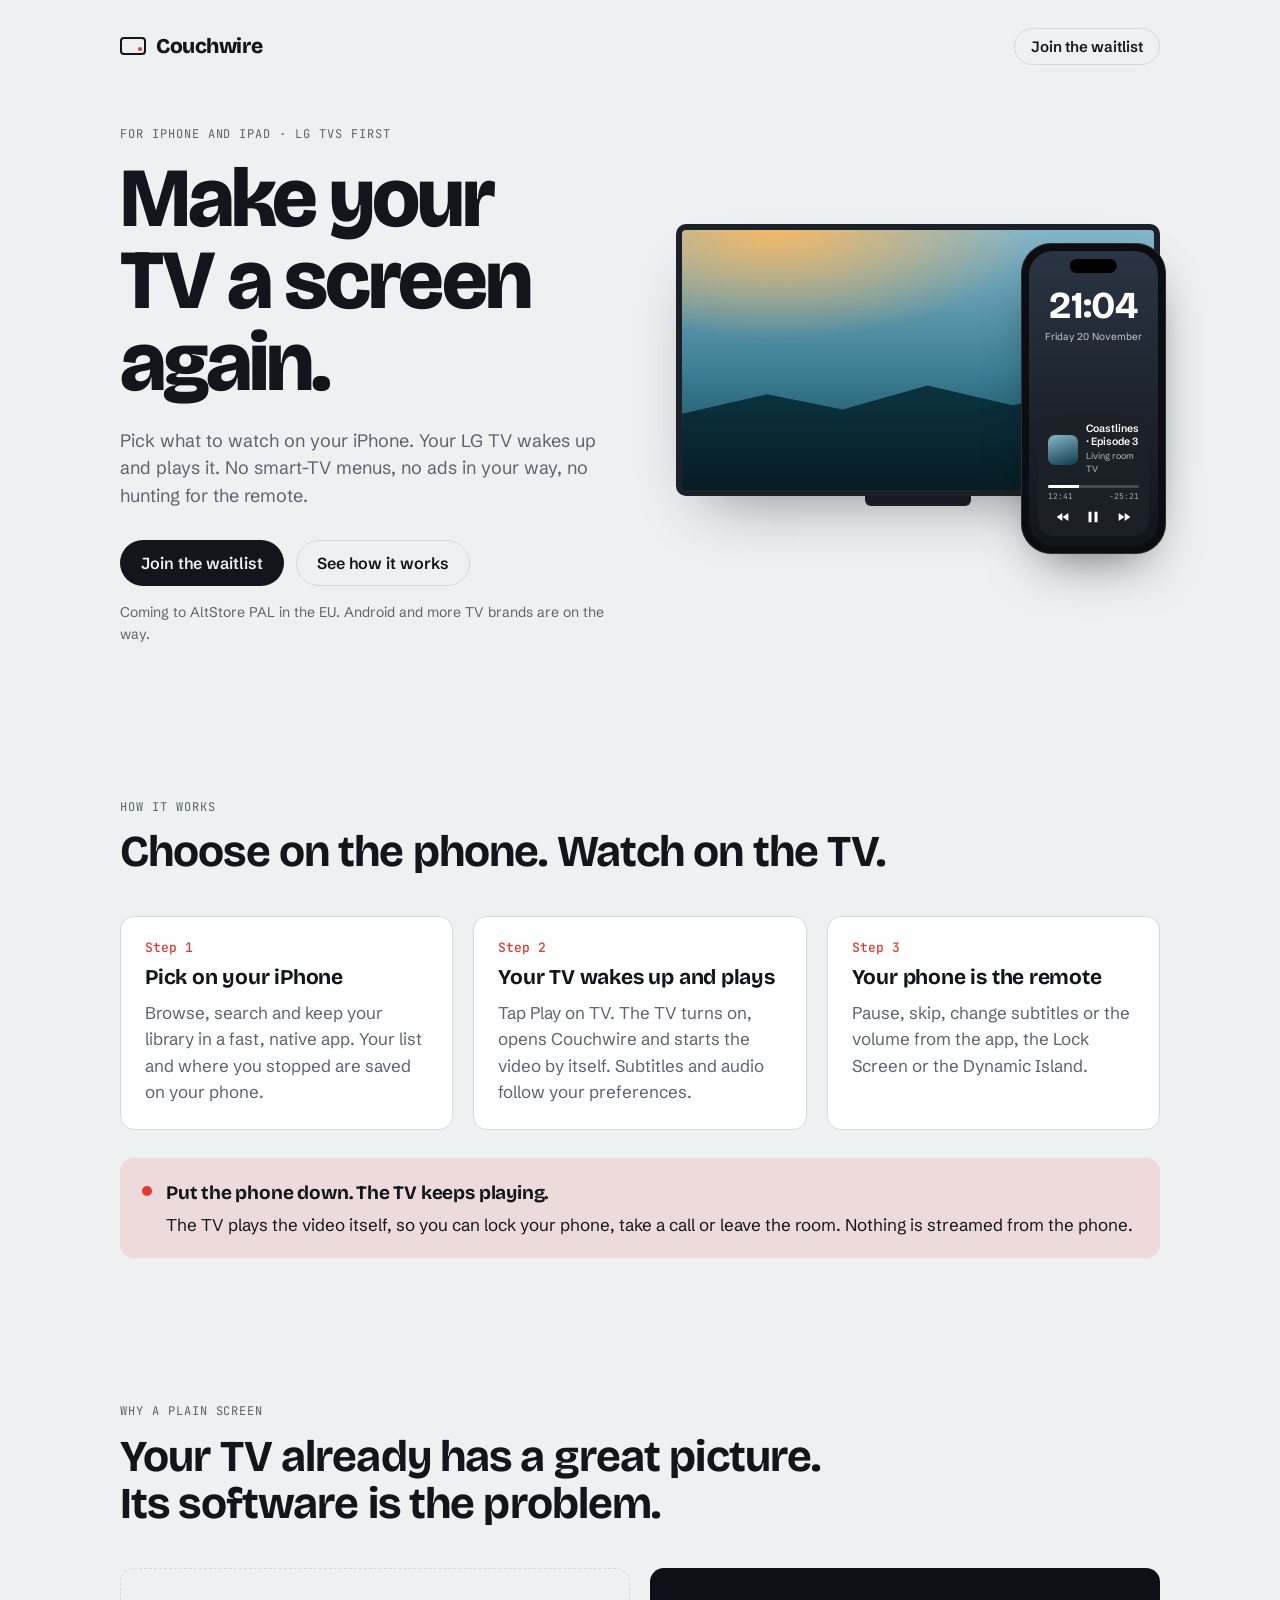
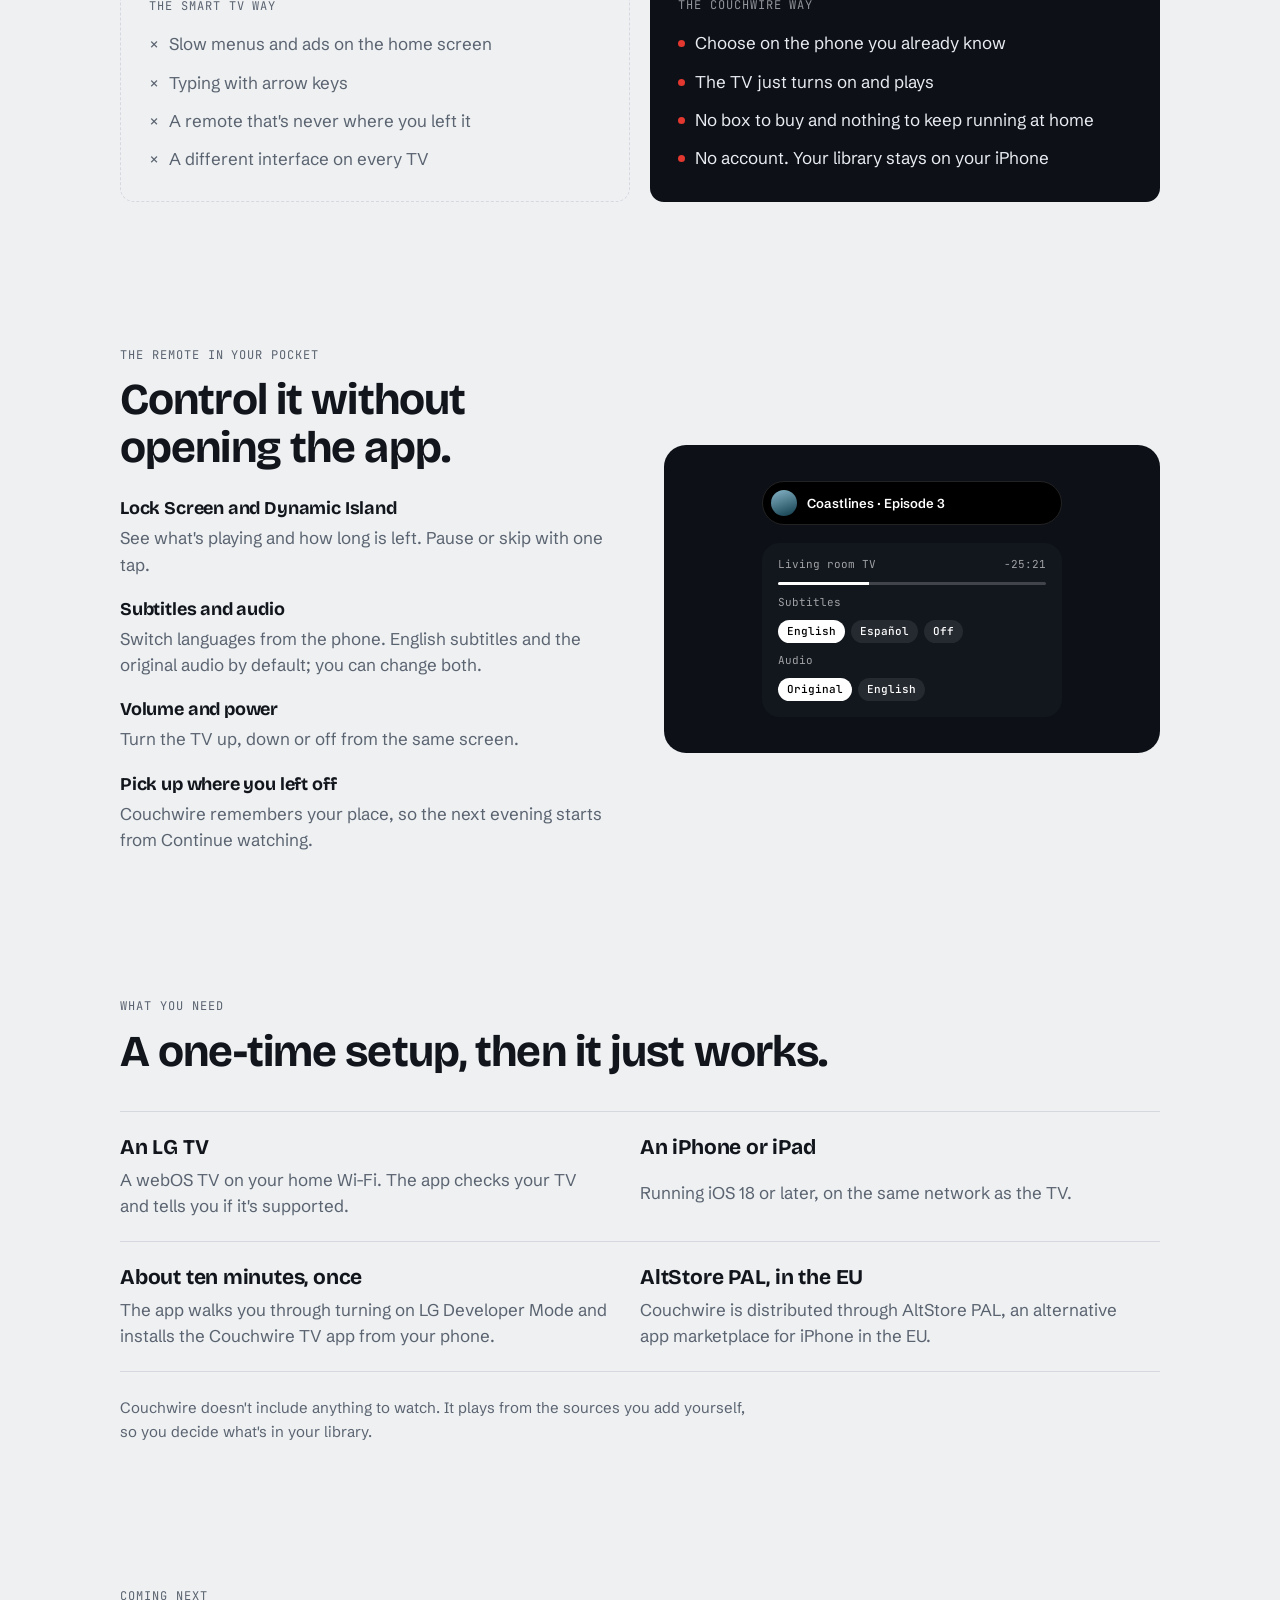
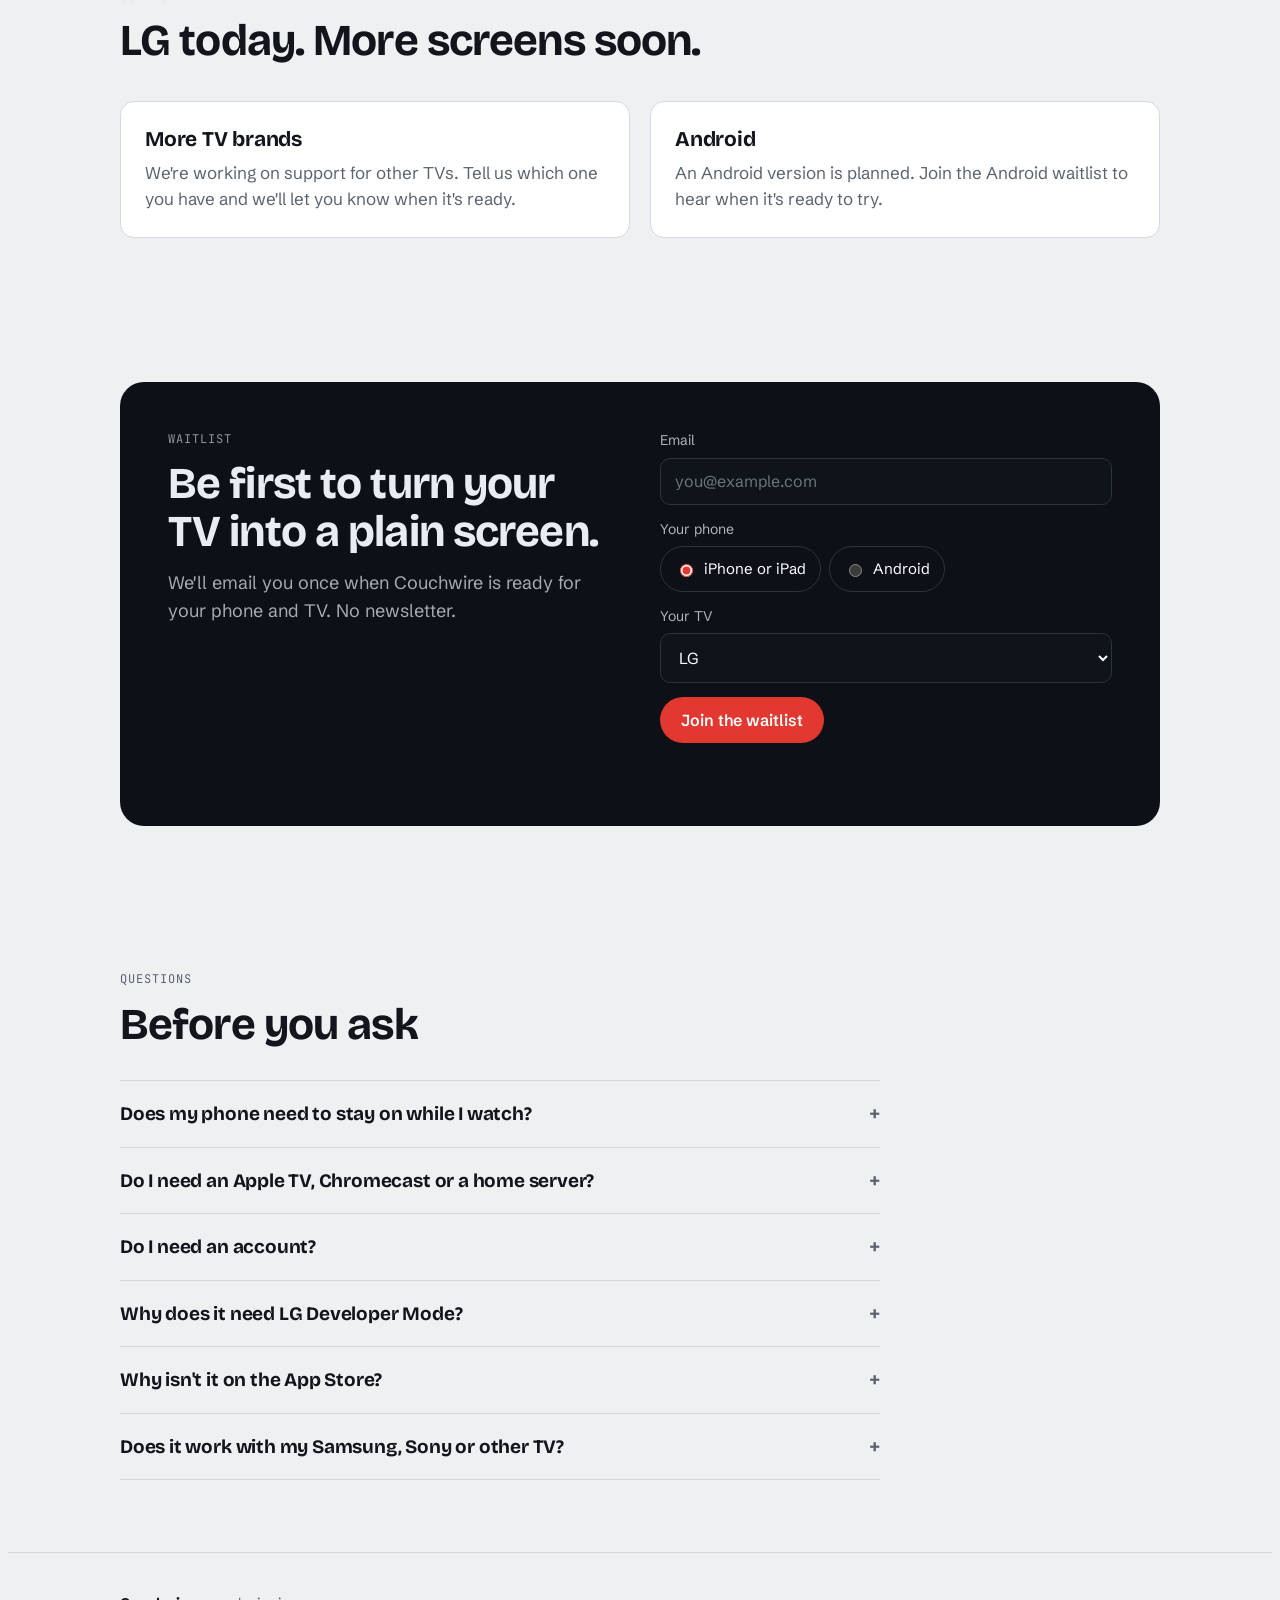
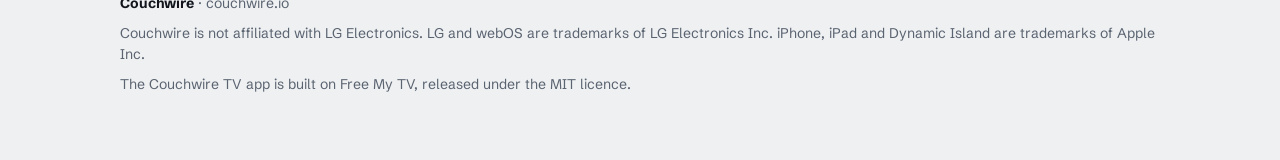
<file: site/launch.html>
<!doctype html>
<html lang="en">
<head>
<meta charset="utf-8">
<meta name="viewport" content="width=device-width, initial-scale=1, viewport-fit=cover">
<title>Couchwire</title>
<meta name="claude:viewport-fit-sides" content="cover">
<meta name="description" content="Pick what to watch on your iPhone. Your LG TV wakes up and plays it. No smart-TV menus, no box, no server, no account.">
<link rel="preconnect" href="https://fonts.googleapis.com">
<link rel="preconnect" href="https://fonts.gstatic.com" crossorigin>
<link rel="stylesheet" href="https://fonts.googleapis.com/css2?family=Bricolage+Grotesque:opsz,wght@12..96,500;12..96,700;12..96,800&family=Schibsted+Grotesk:wght@400;500;600&family=JetBrains+Mono:wght@400;500&display=swap">
<style>
/* Layout: a single calm column; the hero pairs a switched-off TV panel with the phone that runs it. */
:root {
  --bg: #eef0f2;          /* cool grey, like a matte wall */
  --surface: #ffffff;
  --ink: #12161c;
  --muted: #5a6370;
  --line: #d5d9df;
  --panel: #0d1117;       /* a TV screen that is off */
  --panel-ink: #e9edf2;
  --led: #e2382f;         /* the standby light */
  --led-soft: rgba(226, 56, 47, .12);
  --display: "Bricolage Grotesque", "Avenir Next", "Segoe UI", system-ui, sans-serif;
  --body: "Schibsted Grotesk", "Helvetica Neue", Arial, system-ui, sans-serif;
  --mono: "JetBrains Mono", ui-monospace, "SF Mono", Menlo, monospace;
  --radius: 14px;
}
@media (prefers-color-scheme: dark) {
  :root:not([data-theme="light"]) {
    --bg: #0b0e12; --surface: #141920; --ink: #eaeef3; --muted: #97a1ad; --line: #252c36;
    --panel: #030507; --panel-ink: #e9edf2; --led: #ff5248; --led-soft: rgba(255, 82, 72, .14);
    color-scheme: dark;
  }
}
:root[data-theme="dark"] {
  --bg: #0b0e12; --surface: #141920; --ink: #eaeef3; --muted: #97a1ad; --line: #252c36;
  --panel: #030507; --panel-ink: #e9edf2; --led: #ff5248; --led-soft: rgba(255, 82, 72, .14);
  color-scheme: dark;
}

* { box-sizing: border-box; }
body {
  background: var(--bg); color: var(--ink);
  font-family: var(--body); font-size: 17px; line-height: 1.55;
  -webkit-font-smoothing: antialiased;
}
a { color: inherit; }
:focus-visible { outline: 2px solid var(--led); outline-offset: 3px; border-radius: 6px; }

.wrap {
  max-width: 1080px; margin: 0 auto;
  padding-left: max(20px, env(safe-area-inset-left, 0px));
  padding-right: max(20px, env(safe-area-inset-right, 0px));
}
section { padding-block: 72px; }
h1, h2, h3 { font-family: var(--display); text-wrap: balance; margin: 0; letter-spacing: -0.02em; }
h2 { font-size: clamp(30px, 4.4vw, 44px); line-height: 1.08; font-weight: 700; }
h3 { font-size: 21px; line-height: 1.25; font-weight: 700; letter-spacing: -0.01em; }
p { margin: 0; }
.lede { color: var(--muted); max-width: 60ch; font-size: 18px; }
.label {
  font-family: var(--mono); font-size: 12px; letter-spacing: .08em; text-transform: uppercase; color: var(--muted);
}

/* nav */
nav .wrap { display: flex; align-items: center; justify-content: space-between; gap: 16px; padding-block: 20px; }
.brand { display: flex; align-items: center; gap: 10px; font-family: var(--display); font-weight: 800; font-size: 21px; text-decoration: none; letter-spacing: -0.02em; }
.brand-mark { width: 26px; height: 18px; border: 2.5px solid var(--ink); border-radius: 4px; position: relative; }
.brand-mark::after { content: ""; position: absolute; right: 2px; bottom: 2px; width: 4px; height: 4px; border-radius: 50%; background: var(--led); }

.btn {
  display: inline-flex; align-items: center; justify-content: center; gap: 8px;
  font: 600 16px/1 var(--body); padding: 14px 20px; border-radius: 999px;
  text-decoration: none; border: 1.5px solid transparent; cursor: pointer;
}
.btn-primary { background: var(--ink); color: var(--bg); }
.btn-primary:hover { background: var(--led); color: #fff; }
.btn-ghost { border-color: var(--line); }
.btn-ghost:hover { border-color: var(--ink); }
.btn-small { padding: 10px 16px; font-size: 15px; }

/* hero */
.hero { padding-block: 40px 80px; }
.hero-grid { display: grid; grid-template-columns: 1.05fr 1fr; gap: 48px; align-items: center; }
.hero-grid > * { min-width: 0; }
.hero h1 { font-size: clamp(44px, 7.4vw, 84px); line-height: .98; font-weight: 800; letter-spacing: -0.035em; }
.hero h1 .off { color: var(--muted); }
.hero .lede { margin-top: 22px; }
.cta-row { display: flex; flex-wrap: wrap; gap: 12px; margin-top: 30px; }
.fine { margin-top: 16px; font-size: 14px; color: var(--muted); }

/* the scene: TV + phone */
.scene { position: relative; padding-bottom: 40px; }
.tv {
  background: var(--panel); border-radius: 10px; aspect-ratio: 16 / 9; max-width: 100%;
  border: 6px solid #1c2129; position: relative; overflow: hidden;
  box-shadow: 0 30px 60px -30px rgba(0,0,0,.45);
}
.tv-picture {
  position: absolute; inset: 0;
  background:
    radial-gradient(120% 90% at 70% 110%, #1f6f8b 0%, transparent 55%),
    radial-gradient(90% 70% at 20% 0%, #f2b866 0%, transparent 60%),
    linear-gradient(180deg, #87b6c9 0%, #3b7e93 55%, #0f3b4a 100%);
  opacity: 0; animation: wake 1.4s 0.6s ease-out forwards;
}
.tv-picture::after { /* a horizon line: a calm landscape shot */
  content: ""; position: absolute; left: 0; right: 0; top: 58%; height: 42%;
  background: linear-gradient(180deg, #0c3442, #071c24);
  clip-path: polygon(0 30%, 18% 12%, 34% 26%, 52% 4%, 70% 22%, 86% 10%, 100% 24%, 100% 100%, 0 100%);
}
.tv-osd {
  position: absolute; left: 4%; bottom: 7%; right: 4%; display: flex; align-items: center; gap: 10px;
  font: 500 11px/1 var(--mono); color: rgba(255,255,255,.85); opacity: 0; animation: fade .6s 2.2s forwards, fade-out .8s 5s forwards;
}
.tv-osd .bar { flex: 1; height: 3px; background: rgba(255,255,255,.25); border-radius: 2px; overflow: hidden; }
.tv-osd .bar i { display: block; width: 34%; height: 100%; background: #fff; }
.tv-stand { width: 22%; height: 10px; margin: 0 auto; background: #1c2129; border-radius: 0 0 6px 6px; }
.tv-led { position: absolute; right: 10px; bottom: -4px; width: 5px; height: 5px; border-radius: 50%; background: var(--led); box-shadow: 0 0 8px var(--led); animation: led-off .3s .6s forwards; }

.phone {
  position: absolute; right: -6px; bottom: -8px; width: 30%; max-width: 170px; aspect-ratio: 9 / 19.3;
  background: #0b0d10; border-radius: 30px; padding: 7px; border: 1px solid #2a2f37;
  box-shadow: 0 24px 50px -20px rgba(0,0,0,.55);
}
.phone-screen {
  height: 100%; border-radius: 24px; overflow: hidden; position: relative;
  background: linear-gradient(180deg, #2a3442 0%, #10151c 100%); color: #fff;
  display: flex; flex-direction: column; padding: 30px 9px 10px;
}
.island { position: absolute; top: 8px; left: 50%; transform: translateX(-50%); width: 36%; height: 14px; background: #000; border-radius: 10px; }
.lock-time { text-align: center; font: 700 38px/1 var(--display); letter-spacing: -0.02em; margin-top: 6px; }
.lock-date { text-align: center; font-size: 10px; opacity: .75; margin-top: 4px; }
.activity {
  margin-top: auto; background: rgba(30, 34, 40, .78); border-radius: 16px; padding: 10px;
  backdrop-filter: blur(10px); -webkit-backdrop-filter: blur(10px);
}
.activity-top { display: flex; gap: 8px; align-items: center; }
.thumb { width: 30px; height: 30px; border-radius: 7px; background: linear-gradient(160deg, #87b6c9, #0f3b4a); flex: none; }
.activity-title { font-size: 10.5px; font-weight: 600; line-height: 1.2; }
.activity-sub { font-size: 9px; opacity: .7; }
.activity-bar { height: 3px; background: rgba(255,255,255,.2); border-radius: 2px; margin: 9px 0 4px; overflow: hidden; }
.activity-bar i { display: block; width: 34%; height: 100%; background: #fff; }
.activity-times { display: flex; justify-content: space-between; font: 400 8px/1 var(--mono); opacity: .6; }
.activity-ctrls { display: flex; justify-content: space-around; align-items: center; margin-top: 8px; }
.ctrl { width: 0; height: 0; }
.ico { display: block; fill: #fff; }

/* steps */
.steps { display: grid; grid-template-columns: repeat(3, 1fr); gap: 20px; margin-top: 40px; counter-reset: step; }
.step { background: var(--surface); border: 1px solid var(--line); border-radius: var(--radius); padding: 24px; display: flex; flex-direction: column; gap: 10px; min-width: 0; }
.step-num { font: 500 13px/1 var(--mono); color: var(--led); }
.step p { color: var(--muted); }
.callout {
  margin-top: 28px; display: flex; gap: 14px; align-items: flex-start; padding: 20px 22px;
  border-radius: var(--radius); background: var(--led-soft);
}
.callout strong { font-family: var(--display); font-size: 19px; display: block; margin-bottom: 4px; letter-spacing: -0.01em; }
.callout .dot { width: 10px; height: 10px; border-radius: 50%; background: var(--led); margin-top: 8px; flex: none; }

/* comparison */
.versus { display: grid; grid-template-columns: 1fr 1fr; gap: 20px; margin-top: 40px; }
.versus > div { border-radius: var(--radius); padding: 28px; min-width: 0; }
.v-old { border: 1px dashed var(--line); color: var(--muted); }
.v-new { background: var(--panel); color: var(--panel-ink); }
.versus ul { list-style: none; margin: 16px 0 0; padding: 0; display: grid; gap: 12px; }
.versus li { display: flex; gap: 10px; align-items: baseline; }
.v-old li::before { content: "×"; font-family: var(--mono); }
.v-new li::before { content: ""; width: 7px; height: 7px; border-radius: 50%; background: var(--led); flex: none; transform: translateY(-2px); }
.v-new .label { color: rgba(233,237,242,.6); }

/* remote */
.remote-grid { display: grid; grid-template-columns: 1fr 1fr; gap: 48px; align-items: center; }
.remote-grid > * { min-width: 0; }
.feature-list { list-style: none; padding: 0; margin: 24px 0 0; display: grid; gap: 18px; }
.feature-list li { display: grid; gap: 2px; }
.feature-list b { font-family: var(--display); font-size: 18px; letter-spacing: -0.01em; }
.feature-list span { color: var(--muted); }
.island-demo {
  background: var(--panel); border-radius: 22px; padding: 36px 24px; display: grid; gap: 18px; justify-items: center;
}
.island-pill {
  background: #000; color: #fff; border-radius: 999px; padding: 8px 10px 8px 8px; display: flex; align-items: center; gap: 10px;
  width: min(100%, 300px); border: 1px solid #222;
}
.island-pill .thumb { width: 26px; height: 26px; border-radius: 50%; }
.island-pill .t { flex: 1; min-width: 0; font-size: 13px; font-weight: 600; white-space: nowrap; overflow: hidden; text-overflow: ellipsis; }
.eq { display: flex; gap: 2px; align-items: flex-end; height: 14px; }
.eq i { width: 3px; background: var(--led); border-radius: 2px; animation: eq 1s ease-in-out infinite alternate; }
.eq i:nth-child(2) { animation-delay: .2s; } .eq i:nth-child(3) { animation-delay: .4s; } .eq i:nth-child(4) { animation-delay: .1s; }
.remote-pad {
  width: min(100%, 300px); background: #12171e; border-radius: 18px; padding: 16px; color: #fff; display: grid; gap: 12px;
}
.remote-row { display: flex; justify-content: space-between; align-items: center; font: 400 11px/1 var(--mono); color: rgba(255,255,255,.6); }
.chips { display: flex; gap: 6px; flex-wrap: wrap; }
.chip { font: 500 11px/1 var(--mono); padding: 6px 9px; border-radius: 999px; background: rgba(255,255,255,.08); color: #fff; }
.chip.on { background: #fff; color: #000; }

/* need */
.need { display: grid; grid-template-columns: repeat(2, 1fr); gap: 0; margin-top: 36px; border-top: 1px solid var(--line); }
.need > div { padding: 22px 24px 22px 0; border-bottom: 1px solid var(--line); display: grid; gap: 6px; min-width: 0; }
.need > div:nth-child(odd) { padding-right: 32px; }
.need p { color: var(--muted); }
.note { margin-top: 24px; color: var(--muted); font-size: 15px; max-width: 70ch; }

/* next */
.next { display: grid; grid-template-columns: 1fr 1fr; gap: 20px; margin-top: 36px; }
.next > div { background: var(--surface); border: 1px solid var(--line); border-radius: var(--radius); padding: 24px; display: grid; gap: 8px; min-width: 0; }
.next p { color: var(--muted); }

/* waitlist */
.waitlist { background: var(--panel); color: var(--panel-ink); border-radius: 24px; padding: 48px; display: grid; grid-template-columns: 1fr 1fr; gap: 40px; }
.waitlist > * { min-width: 0; }
.waitlist .lede { color: rgba(233,237,242,.7); margin-top: 14px; }
form { display: grid; gap: 14px; }
.field { display: grid; gap: 6px; }
.field label { font-size: 14px; color: rgba(233,237,242,.75); }
input, select {
  font: 400 16px/1.2 var(--body); padding: 13px 14px; border-radius: 10px; border: 1px solid #2c333d;
  background: #0f141a; color: #fff; width: 100%; color-scheme: dark;
}
input::placeholder { color: #6b7480; }
.radio-row { display: flex; gap: 8px; flex-wrap: wrap; }
.radio-row label { display: inline-flex; align-items: center; gap: 8px; padding: 10px 14px; border: 1px solid #2c333d; border-radius: 999px; cursor: pointer; font-size: 15px; color: #fff; }
.radio-row input { width: auto; accent-color: var(--led); }
.waitlist .btn-primary { background: var(--led); color: #fff; justify-self: start; }
.waitlist .btn-primary:hover { background: #fff; color: #000; }
.form-msg { font-size: 15px; color: rgba(233,237,242,.85); min-height: 1.4em; }

/* faq */
.faq { margin-top: 32px; display: grid; gap: 0; border-top: 1px solid var(--line); max-width: 760px; }
details { border-bottom: 1px solid var(--line); padding: 18px 0; }
summary { cursor: pointer; font-family: var(--display); font-weight: 700; font-size: 19px; letter-spacing: -0.01em; list-style: none; display: flex; justify-content: space-between; gap: 16px; }
summary::-webkit-details-marker { display: none; }
summary::after { content: "+"; font-family: var(--mono); color: var(--muted); }
details[open] summary::after { content: "–"; }
details p { color: var(--muted); margin-top: 10px; max-width: 65ch; }

footer { padding-block: 40px 56px; border-top: 1px solid var(--line); font-size: 14px; color: var(--muted); }
footer .wrap { display: grid; gap: 8px; }

@keyframes wake { from { opacity: 0; filter: brightness(2); } to { opacity: 1; filter: none; } }
@keyframes fade { to { opacity: 1; } }
@keyframes fade-out { to { opacity: 0; } }
@keyframes led-off { to { opacity: 0; } }
@keyframes eq { from { height: 3px; } to { height: 14px; } }
@media (prefers-reduced-motion: reduce) {
  .tv-picture { animation: none; opacity: 1; }
  .tv-led { display: none; }
  .tv-osd { animation: none; opacity: 1; }
  .eq i { animation: none; height: 10px; }
}

@media (max-width: 860px) {
  .hero-grid, .remote-grid, .waitlist { grid-template-columns: 1fr; }
  .steps { grid-template-columns: 1fr; }
  .scene { max-width: 520px; }
  .waitlist { padding: 32px 22px; }
}
@media (max-width: 640px) {
  section { padding-block: 56px; }
  .versus, .need, .next { grid-template-columns: 1fr; }
  .need > div:nth-child(odd) { padding-right: 0; }
  .phone { width: 33%; right: -2px; }
  .nav-cta { display: none; }
}
</style>
</head>
<body>

<nav>
  <div class="wrap">
    <a class="brand" href="#top" aria-label="Couchwire home"><span class="brand-mark" aria-hidden="true"></span>Couchwire</a>
    <a class="btn btn-ghost btn-small nav-cta" href="#waitlist">Join the waitlist</a>
  </div>
</nav>

<header class="hero" id="top">
  <div class="wrap hero-grid">
    <div>
      <p class="label">For iPhone and iPad · LG TVs first</p>
      <h1 style="margin-top:14px">Make your TV a screen again.</h1>
      <p class="lede">Pick what to watch on your iPhone. Your LG TV wakes up and plays it. No smart-TV menus, no ads in your way, no hunting for the remote.</p>
      <div class="cta-row">
        <a class="btn btn-primary" href="#waitlist">Join the waitlist</a>
        <a class="btn btn-ghost" href="#how">See how it works</a>
      </div>
      <p class="fine">Coming to AltStore PAL in the EU. Android and more TV brands are on the way.</p>
    </div>

    <div class="scene" aria-label="An LG TV turning on while an iPhone shows what is playing on its Lock Screen">
      <div class="tv">
        <div class="tv-picture"></div>
        <div class="tv-osd" aria-hidden="true"><span>12:41</span><span class="bar"><i></i></span><span>38:02</span></div>
        <span class="tv-led" aria-hidden="true"></span>
      </div>
      <div class="tv-stand" aria-hidden="true"></div>

      <div class="phone" aria-hidden="true">
        <div class="phone-screen">
          <span class="island"></span>
          <div class="lock-time">21:04</div>
          <div class="lock-date">Friday 20 November</div>
          <div class="activity">
            <div class="activity-top">
              <span class="thumb"></span>
              <div style="min-width:0">
                <div class="activity-title">Coastlines · Episode 3</div>
                <div class="activity-sub">Living room TV</div>
              </div>
            </div>
            <div class="activity-bar"><i></i></div>
            <div class="activity-times"><span>12:41</span><span>−25:21</span></div>
            <div class="activity-ctrls">
              <svg class="ico" width="16" height="16" viewBox="0 0 24 24"><path d="M11 6v12l-8.5-6L11 6zm9 0v12l-8.5-6L20 6z"/></svg>
              <svg class="ico" width="18" height="18" viewBox="0 0 24 24"><path d="M6 5h4v14H6zM14 5h4v14h-4z"/></svg>
              <svg class="ico" width="16" height="16" viewBox="0 0 24 24"><path d="M13 6v12l8.5-6L13 6zM4 6v12l8.5-6L4 6z"/></svg>
            </div>
          </div>
        </div>
      </div>
    </div>
  </div>
</header>

<section id="how">
  <div class="wrap">
    <p class="label">How it works</p>
    <h2 style="margin-top:12px">Choose on the phone. Watch on the TV.</h2>
    <div class="steps">
      <div class="step">
        <span class="step-num">Step 1</span>
        <h3>Pick on your iPhone</h3>
        <p>Browse, search and keep your library in a fast, native app. Your list and where you stopped are saved on your phone.</p>
      </div>
      <div class="step">
        <span class="step-num">Step 2</span>
        <h3>Your TV wakes up and plays</h3>
        <p>Tap Play on TV. The TV turns on, opens Couchwire and starts the video by itself. Subtitles and audio follow your preferences.</p>
      </div>
      <div class="step">
        <span class="step-num">Step 3</span>
        <h3>Your phone is the remote</h3>
        <p>Pause, skip, change subtitles or the volume from the app, the Lock Screen or the Dynamic Island.</p>
      </div>
    </div>
    <div class="callout">
      <span class="dot" aria-hidden="true"></span>
      <div>
        <strong>Put the phone down. The TV keeps playing.</strong>
        <p>The TV plays the video itself, so you can lock your phone, take a call or leave the room. Nothing is streamed from the phone.</p>
      </div>
    </div>
  </div>
</section>

<section>
  <div class="wrap">
    <p class="label">Why a plain screen</p>
    <h2 style="margin-top:12px">Your TV already has a great picture. Its software is the problem.</h2>
    <div class="versus">
      <div class="v-old">
        <p class="label">The smart TV way</p>
        <ul>
          <li>Slow menus and ads on the home screen</li>
          <li>Typing with arrow keys</li>
          <li>A remote that's never where you left it</li>
          <li>A different interface on every TV</li>
        </ul>
      </div>
      <div class="v-new">
        <p class="label">The Couchwire way</p>
        <ul>
          <li>Choose on the phone you already know</li>
          <li>The TV just turns on and plays</li>
          <li>No box to buy and nothing to keep running at home</li>
          <li>No account. Your library stays on your iPhone</li>
        </ul>
      </div>
    </div>
  </div>
</section>

<section>
  <div class="wrap remote-grid">
    <div>
      <p class="label">The remote in your pocket</p>
      <h2 style="margin-top:12px">Control it without opening the app.</h2>
      <ul class="feature-list">
        <li><b>Lock Screen and Dynamic Island</b><span>See what's playing and how long is left. Pause or skip with one tap.</span></li>
        <li><b>Subtitles and audio</b><span>Switch languages from the phone. English subtitles and the original audio by default; you can change both.</span></li>
        <li><b>Volume and power</b><span>Turn the TV up, down or off from the same screen.</span></li>
        <li><b>Pick up where you left off</b><span>Couchwire remembers your place, so the next evening starts from Continue watching.</span></li>
      </ul>
    </div>
    <div class="island-demo" aria-hidden="true">
      <div class="island-pill">
        <span class="thumb"></span>
        <span class="t">Coastlines · Episode 3</span>
        <span class="eq"><i></i><i></i><i></i><i></i></span>
      </div>
      <div class="remote-pad">
        <div class="remote-row"><span>Living room TV</span><span>−25:21</span></div>
        <div class="activity-bar" style="margin:0"><i></i></div>
        <div class="remote-row"><span>Subtitles</span></div>
        <div class="chips"><span class="chip on">English</span><span class="chip">Español</span><span class="chip">Off</span></div>
        <div class="remote-row"><span>Audio</span></div>
        <div class="chips"><span class="chip on">Original</span><span class="chip">English</span></div>
      </div>
    </div>
  </div>
</section>

<section>
  <div class="wrap">
    <p class="label">What you need</p>
    <h2 style="margin-top:12px">A one-time setup, then it just works.</h2>
    <div class="need">
      <div><h3>An LG TV</h3><p>A webOS TV on your home Wi-Fi. The app checks your TV and tells you if it's supported.</p></div>
      <div><h3>An iPhone or iPad</h3><p>Running iOS 18 or later, on the same network as the TV.</p></div>
      <div><h3>About ten minutes, once</h3><p>The app walks you through turning on LG Developer Mode and installs the Couchwire TV app from your phone.</p></div>
      <div><h3>AltStore PAL, in the EU</h3><p>Couchwire is distributed through AltStore PAL, an alternative app marketplace for iPhone in the EU.</p></div>
    </div>
    <p class="note">Couchwire doesn't include anything to watch. It plays from the sources you add yourself, so you decide what's in your library.</p>
  </div>
</section>

<section>
  <div class="wrap">
    <p class="label">Coming next</p>
    <h2 style="margin-top:12px">LG today. More screens soon.</h2>
    <div class="next">
      <div><h3>More TV brands</h3><p>We're working on support for other TVs. Tell us which one you have and we'll let you know when it's ready.</p></div>
      <div><h3>Android</h3><p>An Android version is planned. Join the Android waitlist to hear when it's ready to try.</p></div>
    </div>
  </div>
</section>

<section id="waitlist">
  <div class="wrap">
    <div class="waitlist">
      <div>
        <p class="label" style="color:rgba(233,237,242,.6)">Waitlist</p>
        <h2 style="margin-top:12px">Be first to turn your TV into a plain screen.</h2>
        <p class="lede">We'll email you once when Couchwire is ready for your phone and TV. No newsletter.</p>
      </div>
      <form id="waitlist-form" novalidate>
        <div class="field">
          <label for="wl-email">Email</label>
          <input id="wl-email" name="email" type="email" autocomplete="email" placeholder="you@example.com" required>
        </div>
        <div class="field">
          <label id="wl-phone-label">Your phone</label>
          <div class="radio-row" role="radiogroup" aria-labelledby="wl-phone-label">
            <label><input id="wl-phone-iphone" type="radio" name="phone" value="iphone" checked> iPhone or iPad</label>
            <label><input id="wl-phone-android" type="radio" name="phone" value="android"> Android</label>
          </div>
        </div>
        <div class="field">
          <label for="wl-tv">Your TV</label>
          <select id="wl-tv" name="tv">
            <option value="lg">LG</option>
            <option value="samsung">Samsung</option>
            <option value="sony">Sony</option>
            <option value="philips">Philips</option>
            <option value="tcl">TCL</option>
            <option value="hisense">Hisense</option>
            <option value="other">Other</option>
          </select>
        </div>
        <button class="btn btn-primary" type="submit">Join the waitlist</button>
        <p class="form-msg" id="wl-msg" role="status" aria-live="polite"></p>
      </form>
    </div>
  </div>
</section>

<section>
  <div class="wrap">
    <p class="label">Questions</p>
    <h2 style="margin-top:12px">Before you ask</h2>
    <div class="faq">
      <details><summary>Does my phone need to stay on while I watch?</summary><p>No. The TV plays the video itself. The phone only sends the choice and acts as the remote, so you can lock it or walk away.</p></details>
      <details><summary>Do I need an Apple TV, Chromecast or a home server?</summary><p>No. Couchwire talks to your TV directly over your home Wi-Fi. There is no extra box and nothing to keep running.</p></details>
      <details><summary>Do I need an account?</summary><p>No. Your library and your progress are stored on your iPhone.</p></details>
      <details><summary>Why does it need LG Developer Mode?</summary><p>The Couchwire TV app isn't in LG's app store yet, so it's installed directly from your phone. Developer Mode allows that. LG asks you to renew it about every 40 days, and the app will help you do it.</p></details>
      <details><summary>Why isn't it on the App Store?</summary><p>Couchwire is launching on AltStore PAL, which is available to iPhone users in the EU.</p></details>
      <details><summary>Does it work with my Samsung, Sony or other TV?</summary><p>Not yet. LG comes first. Pick your TV in the waitlist and we'll tell you when it's supported.</p></details>
    </div>
  </div>
</section>

<footer>
  <div class="wrap">
    <span><b style="color:var(--ink)">Couchwire</b> · couchwire.io</span>
    <span>Couchwire is not affiliated with LG Electronics. LG and webOS are trademarks of LG Electronics Inc. iPhone, iPad and Dynamic Island are trademarks of Apple Inc.</span>
    <span>The Couchwire TV app is built on Free My TV, released under the MIT licence.</span>
  </div>
</footer>

<script>
  // Set this to a form endpoint (for example from a waitlist service) before going live.
  var WAITLIST_ENDPOINT = "";

  (function () {
    var form = document.getElementById("waitlist-form");
    var msg = document.getElementById("wl-msg");
    form.addEventListener("submit", function (e) {
      e.preventDefault();
      var email = document.getElementById("wl-email");
      if (!email.value || !email.checkValidity()) {
        msg.textContent = "Enter an email address like name@example.com.";
        email.focus();
        return;
      }
      if (!WAITLIST_ENDPOINT) {
        msg.textContent = "The waitlist opens soon. Nothing was sent yet.";
        return;
      }
      var data = new FormData(form);
      msg.textContent = "Sending…";
      fetch(WAITLIST_ENDPOINT, { method: "POST", body: data, headers: { "Accept": "application/json" } })
        .then(function (r) {
          if (!r.ok) throw new Error(r.status);
          msg.textContent = "You're on the list. We'll email you when Couchwire is ready.";
          form.reset();
        })
        .catch(function () {
          msg.textContent = "That didn't go through. Check your connection and try again.";
        });
    });
  })();
</script>
</body>
</html>
</file>
<file: tv/docs/styles.css>
@font-face {
  font-family: "Inter";
  src: url("assets/fonts/InterVariable.ttf") format("truetype");
  font-weight: 100 900;
  font-display: swap;
}

:root {
  --bg: #f5f5f7;
  --ink: #1d1d1f;
  --ink-2: #3a3a3c;
  --muted: #6e6e73;
  --faint: #8e8e93;
  --line: rgba(0, 0, 0, 0.08);
  --glass: rgba(255, 255, 255, 0.6);
  --glass-2: rgba(255, 255, 255, 0.82);
  --stroke: rgba(255, 255, 255, 0.8);
  --shadow-1: 0 1px 2px rgba(20, 16, 40, 0.05), 0 10px 30px rgba(20, 16, 40, 0.06);
  --shadow-2: 0 2px 8px rgba(20, 16, 40, 0.05), 0 40px 90px -20px rgba(50, 30, 90, 0.22);
  --dusk: linear-gradient(100deg, #ff9f5a 0%, #ff5f9e 50%, #8c7cff 100%);
  --sun: linear-gradient(100deg, #ffb86b 0%, #ff7a59 48%, #ff5fa2 100%);
  --sky: linear-gradient(100deg, #5ac8fa 0%, #7c8cff 55%, #b48cff 100%);
  --mint: linear-gradient(100deg, #30d158 0%, #2fc6a2 50%, #5ac8fa 100%);
  --ease: cubic-bezier(0.16, 1, 0.3, 1);
  --max: 1180px;
  color-scheme: light;
}

*,
*::before,
*::after {
  box-sizing: border-box;
}

html {
  scroll-behavior: smooth;
  -webkit-text-size-adjust: 100%;
}

body {
  margin: 0;
  background: var(--bg);
  color: var(--ink);
  font-family: "Inter", system-ui, -apple-system, "Segoe UI", Roboto, sans-serif;
  font-size: 17px;
  line-height: 1.5;
  -webkit-font-smoothing: antialiased;
  -moz-osx-font-smoothing: grayscale;
  text-rendering: optimizeLegibility;
  overflow-x: hidden;
}

img,
video {
  display: block;
  max-width: 100%;
}

a {
  color: inherit;
}

h1,
h2,
h3,
h4,
p {
  margin: 0;
}

:focus-visible {
  outline: 3px solid #7c8cff;
  outline-offset: 3px;
  border-radius: 8px;
}

/* ---------- Background: soft color fields ---------- */
/* Still on purpose: animating these blurred fields made the browser redo the blur on every frame. */

.sky {
  position: fixed;
  inset: 0;
  z-index: -1;
  overflow: hidden;
  pointer-events: none;
}

.blob {
  position: absolute;
  width: 60vmax;
  height: 60vmax;
  border-radius: 50%;
  filter: blur(90px);
  opacity: 0.5;
}

.b1 {
  left: -18vmax;
  top: -22vmax;
  background: radial-gradient(circle, #ffc9a0 0%, rgba(255, 201, 160, 0) 70%);
}

.b2 {
  right: -20vmax;
  top: 10vmax;
  background: radial-gradient(circle, #d9d2ff 0%, rgba(217, 210, 255, 0) 70%);
}

.b3 {
  left: 20vmax;
  bottom: -30vmax;
  background: radial-gradient(circle, #ffd0e6 0%, rgba(255, 208, 230, 0) 70%);
}

/* ---------- Navigation ---------- */

.nav {
  position: sticky;
  top: 12px;
  z-index: 50;
  display: flex;
  align-items: center;
  gap: 24px;
  max-width: var(--max);
  height: 60px;
  margin: 12px auto 0;
  padding: 0 10px 0 18px;
  border-radius: 999px;
  background: var(--glass);
  border: 1px solid var(--stroke);
  box-shadow: var(--shadow-1);
  backdrop-filter: saturate(180%) blur(22px);
  -webkit-backdrop-filter: saturate(180%) blur(22px);
  transition: box-shadow 0.4s var(--ease), background 0.4s var(--ease);
}

.nav.scrolled {
  background: var(--glass-2);
  box-shadow: 0 1px 2px rgba(20, 16, 40, 0.06), 0 16px 40px rgba(20, 16, 40, 0.1);
}

.brand {
  display: inline-flex;
  align-items: center;
  gap: 10px;
  font-weight: 650;
  font-size: 17px;
  letter-spacing: -0.01em;
  text-decoration: none;
}

.brand img {
  border-radius: 8px;
}

.links {
  display: flex;
  gap: 4px;
  margin-left: auto;
}

.links a {
  padding: 8px 14px;
  border-radius: 999px;
  color: var(--ink-2);
  font-size: 15px;
  font-weight: 500;
  text-decoration: none;
  transition: background 0.25s, color 0.25s;
}

.links a:hover {
  background: rgba(0, 0, 0, 0.05);
  color: var(--ink);
}

/* ---------- Buttons ---------- */

.nav-end {
  display: flex;
  align-items: center;
  gap: 6px;
}

.lang {
  display: grid;
  place-items: center;
  min-width: 44px;
  height: 40px;
  padding: 0 12px;
  border-radius: 999px;
  color: var(--ink-2);
  font-size: 14px;
  font-weight: 600;
  letter-spacing: 0.04em;
  text-decoration: none;
  transition: background 0.25s, color 0.25s;
}

.lang:hover {
  background: rgba(0, 0, 0, 0.05);
  color: var(--ink);
}

.btn {
  display: inline-flex;
  align-items: center;
  justify-content: center;
  gap: 10px;
  height: 54px;
  padding: 0 24px;
  border: 0;
  border-radius: 999px;
  font: inherit;
  font-size: 17px;
  font-weight: 600;
  letter-spacing: -0.01em;
  text-decoration: none;
  cursor: pointer;
  white-space: nowrap;
  transition: transform 0.35s var(--ease), box-shadow 0.35s var(--ease), background 0.35s;
}

.btn:hover {
  transform: translateY(-2px);
}

.btn:active {
  transform: translateY(0) scale(0.98);
}

.btn-dark {
  background: var(--ink);
  color: #fff;
  box-shadow: 0 10px 28px rgba(29, 29, 31, 0.22);
}

.btn-dark:hover {
  box-shadow: 0 16px 36px rgba(29, 29, 31, 0.28);
}

.btn-glass {
  background: var(--glass-2);
  color: var(--ink);
  border: 1px solid rgba(0, 0, 0, 0.06);
  box-shadow: var(--shadow-1);
}

.btn-sm {
  height: 40px;
  padding: 0 16px;
  font-size: 15px;
}

.gh {
  width: 18px;
  height: 18px;
  fill: currentColor;
}

.play {
  position: relative;
  width: 26px;
  height: 26px;
  border-radius: 50%;
  background: var(--dusk);
  flex: none;
}

.play::after {
  content: "";
  position: absolute;
  left: 10px;
  top: 7px;
  border-left: 9px solid #fff;
  border-top: 6px solid transparent;
  border-bottom: 6px solid transparent;
}

/* ---------- Type ---------- */

.kicker {
  font-size: 13px;
  font-weight: 650;
  letter-spacing: 0.16em;
  text-transform: uppercase;
  color: var(--faint);
}

.grad {
  background: var(--dusk);
  -webkit-background-clip: text;
  background-clip: text;
  color: transparent;
  padding: 0 0.04em 0.1em 0;
}

.sub {
  margin-top: 18px;
  font-size: clamp(17px, 1.7vw, 21px);
  line-height: 1.45;
  color: var(--muted);
}

h2 {
  font-size: clamp(38px, 5.4vw, 68px);
  font-weight: 700;
  line-height: 1.03;
  letter-spacing: -0.042em;
  text-wrap: balance;
}

/* ---------- The TV ---------- */

.tv {
  position: relative;
  padding: clamp(5px, 0.7vw, 10px);
  border-radius: clamp(12px, 1.6vw, 22px);
  background: linear-gradient(180deg, #2c2c32 0%, #111114 55%, #0b0b0d 100%);
  box-shadow:
    0 0 0 1px rgba(0, 0, 0, 0.55),
    inset 0 1px 0 rgba(255, 255, 255, 0.12),
    0 50px 100px -30px rgba(40, 24, 80, 0.45),
    0 22px 44px -22px rgba(0, 0, 0, 0.4);
}

.tv .screen {
  position: relative;
  aspect-ratio: 16 / 9;
  overflow: hidden;
  border-radius: clamp(7px, 1vw, 13px);
  background: #e9e9ee;
}

.tv .screen > img,
.tv .screen > video,
.tv .screen > .before-wrap {
  position: absolute;
  inset: 0;
  width: 100%;
  height: 100%;
  object-fit: cover;
}

.tv .screen::after {
  content: "";
  position: absolute;
  inset: 0;
  background: linear-gradient(115deg, rgba(255, 255, 255, 0.14) 0%, rgba(255, 255, 255, 0.03) 30%, rgba(255, 255, 255, 0) 42%);
  pointer-events: none;
}

/* ---------- Hero ---------- */

.hero {
  display: grid;
  grid-template-columns: minmax(0, 0.84fr) minmax(0, 1.16fr);
  align-items: center;
  gap: clamp(32px, 4.5vw, 64px);
  max-width: var(--max);
  margin: 0 auto;
  padding: clamp(56px, 9vw, 120px) 24px 0;
}

.hero h1 {
  margin-top: 18px;
  font-size: clamp(60px, 8.6vw, 124px);
  font-weight: 750;
  line-height: 0.94;
  letter-spacing: -0.052em;
}

.hero .lede {
  margin-top: 26px;
  max-width: 34ch;
  font-size: clamp(18px, 1.9vw, 22px);
  line-height: 1.45;
  color: var(--muted);
}

.cta {
  display: flex;
  flex-wrap: wrap;
  gap: 12px;
  margin-top: 36px;
}

.hero-stage {
  position: relative;
  perspective: 1800px;
}

.hero-stage::before {
  content: "";
  position: absolute;
  inset: -12% -8% -6%;
  z-index: -1;
  border-radius: 50%;
  background:
    radial-gradient(closest-side at 32% 45%, rgba(255, 159, 90, 0.42), rgba(255, 159, 90, 0) 70%),
    radial-gradient(closest-side at 70% 55%, rgba(140, 124, 255, 0.4), rgba(140, 124, 255, 0) 70%),
    radial-gradient(closest-side at 52% 40%, rgba(255, 95, 158, 0.3), rgba(255, 95, 158, 0) 75%);
  filter: blur(30px);
}

.tilt {
  transform: rotateY(var(--ry, -12deg)) rotateX(var(--rx, 4deg));
  transform-style: preserve-3d;
  transition: transform 1.2s var(--ease);
  will-change: transform;
}

.floor {
  position: absolute;
  left: 8%;
  right: 8%;
  bottom: -14%;
  height: 26%;
  border-radius: 50%;
  background: radial-gradient(ellipse at center, rgba(140, 120, 255, 0.28) 0%, rgba(255, 120, 160, 0.12) 40%, rgba(0, 0, 0, 0) 70%);
  filter: blur(18px);
  z-index: -1;
}

.stats {
  grid-column: 1 / -1;
  display: grid;
  grid-template-columns: repeat(4, minmax(0, 1fr));
  gap: 12px;
  margin: clamp(48px, 7vw, 96px) 0 0;
  padding: 0;
  list-style: none;
}

.stats li {
  padding: 22px 24px;
  border-radius: 22px;
  background: var(--glass-2);
  border: 1px solid var(--stroke);
  box-shadow: var(--shadow-1);
}

.stats b {
  display: block;
  font-size: 30px;
  font-weight: 700;
  letter-spacing: -0.035em;
}

.stats span {
  display: block;
  margin-top: 2px;
  font-size: 15px;
  color: var(--muted);
}

/* ---------- Sections ---------- */

.section {
  max-width: var(--max);
  margin: 0 auto;
  padding: clamp(96px, 13vw, 170px) 24px 0;
}

.section .head {
  max-width: 860px;
  margin: 0 auto clamp(40px, 6vw, 72px);
  text-align: center;
}

.section .head h2 {
  margin-top: 14px;
}

/* ---------- Before / after ---------- */

.ba {
  max-width: 960px;
  margin: 0 auto;
  cursor: ew-resize;
  touch-action: pan-y;
  user-select: none;
  -webkit-user-select: none;
}

.ba .before-wrap {
  clip-path: inset(0 calc(100% - var(--x, 50%)) 0 0);
}

.ba .before-wrap img {
  width: 100%;
  height: 100%;
  object-fit: cover;
}

.ba .handle {
  position: absolute;
  top: 0;
  bottom: 0;
  left: var(--x, 50%);
  width: 3px;
  transform: translateX(-50%);
  background: #fff;
  box-shadow: 0 0 22px rgba(255, 255, 255, 0.85);
}

.ba .handle span {
  position: absolute;
  left: 50%;
  top: 50%;
  width: 52px;
  height: 52px;
  border-radius: 50%;
  transform: translate(-50%, -50%);
  background: rgba(255, 255, 255, 0.94);
  box-shadow: 0 10px 28px rgba(0, 0, 0, 0.35);
}

.ba .handle span::before,
.ba .handle span::after {
  content: "";
  position: absolute;
  top: 50%;
  border-top: 7px solid transparent;
  border-bottom: 7px solid transparent;
  transform: translateY(-50%);
}

.ba .handle span::before {
  left: 13px;
  border-right: 9px solid var(--ink);
}

.ba .handle span::after {
  right: 13px;
  border-left: 9px solid var(--ink);
}

.tag {
  position: absolute;
  top: 4%;
  z-index: 2;
  padding: 7px 14px;
  border-radius: 999px;
  font-size: clamp(11px, 1.2vw, 14px);
  font-weight: 600;
}

.tag em {
  font-style: normal;
  opacity: 0.6;
  font-weight: 500;
}

.tag-l {
  left: 3%;
  background: rgba(20, 20, 24, 0.7);
  color: #fff;
}

.tag-r {
  right: 3%;
  background: rgba(255, 255, 255, 0.86);
  color: var(--ink);
}

/* ---------- Features ---------- */

.feature {
  display: grid;
  grid-template-columns: minmax(0, 0.82fr) minmax(0, 1.18fr);
  align-items: center;
  gap: clamp(32px, 6vw, 88px);
  margin-bottom: clamp(88px, 11vw, 150px);
  perspective: 1600px;
}

.feature:last-child {
  margin-bottom: 0;
}

.feature .copy h3 {
  margin-top: 12px;
  font-size: clamp(32px, 3.8vw, 50px);
  font-weight: 700;
  line-height: 1.04;
  letter-spacing: -0.038em;
  text-wrap: balance;
}

.feature .copy p:not(.kicker) {
  margin-top: 18px;
  max-width: 38ch;
  font-size: 19px;
  color: var(--muted);
}

.feature .tv {
  transform: rotateY(-9deg) rotateX(2deg);
  transition: transform 1.1s var(--ease);
}

.feature.flip .copy {
  order: 2;
}

.feature.flip .tv {
  transform: rotateY(9deg) rotateX(2deg);
}

.feature:hover .tv {
  transform: rotateY(0deg) rotateX(0deg);
}

.hud {
  display: inline-flex;
  align-items: center;
  gap: 12px;
  margin-top: 26px;
  padding: 10px 18px;
  border-radius: 999px;
  background: rgba(12, 14, 18, 0.88);
  color: rgba(255, 255, 255, 0.6);
  font-family: ui-monospace, "SF Mono", Menlo, Consolas, monospace;
  font-size: 14px;
  box-shadow: 0 12px 30px rgba(0, 0, 0, 0.18);
}

.hud i {
  width: 9px;
  height: 9px;
  border-radius: 50%;
  background: #30d158;
  box-shadow: 0 0 12px #30d158;
}

.hud b {
  color: #30d158;
  font-weight: 500;
  font-size: 16px;
}

.hud svg {
  width: 100px;
  height: 22px;
}

.hud polyline {
  stroke: #30d158;
  stroke-width: 2;
  stroke-linejoin: round;
}

/* ---------- Sunset (scroll from day to night) ---------- */

.sunset {
  --p: 0;
  position: relative;
  height: 260vh;
  margin-top: clamp(96px, 13vw, 170px);
}

.sunset .sticky {
  position: sticky;
  top: 0;
  height: 100vh;
  min-height: 600px;
  overflow: hidden;
  display: flex;
  flex-direction: column;
  align-items: center;
  justify-content: center;
  gap: clamp(28px, 4vw, 48px);
  padding: 90px 24px 40px;
  background: var(--sunset-bg, var(--bg));
  color: var(--sunset-ink, var(--ink));
}

.sunset .head {
  position: relative;
  z-index: 2;
  max-width: 820px;
  text-align: center;
}

.sunset .kicker {
  color: var(--sunset-faint, var(--faint));
}

.sunset h2 {
  margin-top: 14px;
}

.sunset .w-day {
  opacity: calc(1 - var(--p) * 0.72);
}

.sunset .w-night {
  opacity: calc(0.28 + var(--p) * 0.72);
  background: var(--sky);
  -webkit-background-clip: text;
  background-clip: text;
  color: transparent;
}

.sunset .sub {
  color: var(--sunset-muted, var(--muted));
}

.sunset .tv {
  position: relative;
  z-index: 2;
  width: min(980px, 92vw);
}

.sunset .screen .night {
  opacity: var(--p);
}

.sun,
.moon {
  position: absolute;
  border-radius: 50%;
  pointer-events: none;
}

.sun {
  width: 150px;
  height: 150px;
  left: calc(8% + var(--p) * 30%);
  top: calc(16% + var(--p) * 70%);
  background: radial-gradient(circle, #fff6e3 0%, #ffd38a 42%, #ff9a4a 70%, rgba(255, 140, 70, 0) 72%);
  box-shadow: 0 0 120px 40px rgba(255, 170, 90, 0.45);
  opacity: calc(1 - var(--p) * 1.4);
}

.moon {
  width: 90px;
  height: 90px;
  right: 10%;
  top: calc(64% - var(--p) * 48%);
  box-shadow: inset -26px -8px 0 0 #eef1ff;
  filter: drop-shadow(0 0 26px rgba(190, 200, 255, 0.85));
  transform: rotate(-18deg);
  opacity: calc((var(--p) - 0.45) * 2.2);
}

.stars {
  position: absolute;
  inset: 0;
  opacity: calc((var(--p) - 0.4) * 1.8);
  background-image:
    radial-gradient(1.5px 1.5px at 12% 18%, #fff 50%, transparent 51%),
    radial-gradient(1px 1px at 22% 42%, #fff 50%, transparent 51%),
    radial-gradient(2px 2px at 34% 12%, #fff 50%, transparent 51%),
    radial-gradient(1px 1px at 46% 30%, #fff 50%, transparent 51%),
    radial-gradient(1.5px 1.5px at 58% 8%, #fff 50%, transparent 51%),
    radial-gradient(1px 1px at 66% 36%, #fff 50%, transparent 51%),
    radial-gradient(2px 2px at 78% 20%, #fff 50%, transparent 51%),
    radial-gradient(1px 1px at 88% 44%, #fff 50%, transparent 51%),
    radial-gradient(1.5px 1.5px at 92% 10%, #fff 50%, transparent 51%),
    radial-gradient(1px 1px at 6% 52%, #fff 50%, transparent 51%),
    radial-gradient(1px 1px at 40% 54%, #fff 50%, transparent 51%),
    radial-gradient(1.5px 1.5px at 72% 58%, #fff 50%, transparent 51%);
}

/* ---------- Numbers ---------- */

.cards {
  display: grid;
  grid-template-columns: repeat(3, minmax(0, 1fr));
  gap: 18px;
}

.card {
  padding: clamp(28px, 3vw, 40px);
  border-radius: 30px;
  background: var(--glass-2);
  border: 1px solid var(--stroke);
  box-shadow: var(--shadow-2);
}

.card .big {
  display: block;
  font-size: clamp(66px, 7.4vw, 104px);
  font-weight: 750;
  line-height: 1;
  letter-spacing: -0.06em;
  -webkit-background-clip: text;
  background-clip: text;
  color: transparent;
  padding-bottom: 0.06em;
  font-variant-numeric: tabular-nums;
}

.card .big small {
  margin-left: 6px;
  font-size: 0.34em;
  letter-spacing: -0.02em;
  color: var(--ink);
  -webkit-text-fill-color: var(--ink);
}

.grad-mint {
  background-image: var(--mint);
}

.grad-sky {
  background-image: var(--sky);
}

.grad-sun {
  background-image: var(--sun);
}

.card h4 {
  margin-top: 16px;
  font-size: 22px;
  font-weight: 650;
  letter-spacing: -0.02em;
}

.card p {
  margin-top: 6px;
  color: var(--muted);
}

.bars {
  display: grid;
  gap: 10px;
  margin-top: 14px;
}

.bars div {
  display: grid;
  grid-template-columns: 84px 1fr auto;
  align-items: center;
  gap: 10px;
  font-size: 14px;
  color: var(--muted);
}

.bars i {
  display: block;
  height: 10px;
  border-radius: 5px;
  background: var(--sky);
  width: 0;
  transition: width 1.6s var(--ease) 0.3s;
}

.bars div:first-child i {
  background: linear-gradient(90deg, #c7c7cc, #aeaeb2);
}

.card.in .bars i {
  width: var(--w);
}

.bars em {
  font-style: normal;
  font-weight: 600;
  color: var(--ink);
  font-variant-numeric: tabular-nums;
}

/* ---------- How it works ---------- */

.steps {
  display: grid;
  grid-template-columns: repeat(3, minmax(0, 1fr));
  gap: 18px;
  margin: 0;
  padding: 0;
  list-style: none;
}

.step {
  padding: 34px;
  border-radius: 28px;
  background: var(--glass-2);
  border: 1px solid var(--stroke);
  box-shadow: var(--shadow-1);
}

.num {
  display: grid;
  place-items: center;
  width: 44px;
  height: 44px;
  border-radius: 50%;
  background: var(--dusk);
  color: #fff;
  font-weight: 700;
  font-size: 18px;
  box-shadow: 0 10px 22px rgba(255, 95, 158, 0.3);
}

.step h4 {
  margin-top: 22px;
  font-size: 23px;
  font-weight: 650;
  letter-spacing: -0.025em;
}

.step p {
  margin-top: 10px;
  color: var(--muted);
}

/* ---------- Install ---------- */

.panel {
  max-width: 920px;
  margin: 0 auto;
  padding: clamp(22px, 3.4vw, 44px);
  border-radius: 32px;
  background: var(--glass-2);
  border: 1px solid var(--stroke);
  box-shadow: var(--shadow-2);
}

.tabs {
  display: inline-flex;
  gap: 4px;
  padding: 4px;
  border-radius: 999px;
  background: rgba(0, 0, 0, 0.05);
}

.tabs button {
  height: 40px;
  padding: 0 18px;
  border: 0;
  border-radius: 999px;
  background: transparent;
  color: var(--muted);
  font: inherit;
  font-size: 15px;
  font-weight: 600;
  cursor: pointer;
  transition: background 0.3s, color 0.3s, box-shadow 0.3s;
}

.tabs button[aria-selected="true"] {
  background: #fff;
  color: var(--ink);
  box-shadow: 0 2px 10px rgba(0, 0, 0, 0.08);
}

.howto {
  margin: 28px 0 0;
  padding: 0;
  list-style: none;
  counter-reset: s;
}

.howto > li {
  position: relative;
  padding: 0 0 26px 50px;
  counter-increment: s;
  color: var(--ink-2);
}

.howto > li::before {
  content: counter(s);
  position: absolute;
  left: 0;
  top: -2px;
  display: grid;
  place-items: center;
  width: 32px;
  height: 32px;
  border-radius: 50%;
  background: var(--ink);
  color: #fff;
  font-size: 15px;
  font-weight: 700;
}

.howto em {
  font-style: normal;
  font-weight: 600;
  color: var(--ink);
}

.code {
  display: flex;
  align-items: center;
  gap: 12px;
  margin: 12px 0 8px;
  padding: 12px 12px 12px 18px;
  border-radius: 14px;
  background: #1d1d1f;
  color: #f5f5f7;
}

.code code {
  flex: 1;
  overflow-x: auto;
  white-space: nowrap;
  font-family: ui-monospace, "SF Mono", Menlo, Consolas, monospace;
  font-size: 14.5px;
  scrollbar-width: none;
}

.code.prompt {
  background: linear-gradient(100deg, #2b1f2e, #1f1f2e);
}

.code.prompt code {
  white-space: normal;
  font-family: inherit;
  font-size: 16px;
}

.copy-btn {
  flex: none;
  height: 34px;
  padding: 0 14px;
  border: 0;
  border-radius: 999px;
  background: rgba(255, 255, 255, 0.14);
  color: #fff;
  font: inherit;
  font-size: 13px;
  font-weight: 600;
  cursor: pointer;
  transition: background 0.25s;
}

.copy-btn:hover {
  background: rgba(255, 255, 255, 0.24);
}

.copy-btn.done {
  background: #30d158;
}

/* ---------- Compatibility ---------- */

.chips {
  display: flex;
  flex-wrap: wrap;
  justify-content: center;
  gap: 10px;
  max-width: 900px;
  margin: 0 auto 12px;
}

.chip {
  display: inline-flex;
  align-items: center;
  gap: 8px;
  padding: 10px 16px;
  border-radius: 999px;
  font-size: 15px;
  font-weight: 600;
}

.chip.ok {
  background: rgba(48, 209, 88, 0.13);
  color: #18793a;
}

.chip.ok::before {
  content: "✓";
}

.note {
  max-width: 640px;
  margin: 18px auto 0;
  text-align: center;
  color: var(--muted);
}

/* ---------- FAQ ---------- */

.qs {
  max-width: 860px;
  margin: 0 auto;
  display: grid;
  gap: 10px;
}

.qs details {
  border-radius: 22px;
  background: var(--glass-2);
  border: 1px solid var(--stroke);
  box-shadow: var(--shadow-1);
  overflow: hidden;
}

.qs summary {
  position: relative;
  padding: 22px 64px 22px 26px;
  font-size: 19px;
  font-weight: 600;
  letter-spacing: -0.015em;
  list-style: none;
  cursor: pointer;
}

.qs summary::-webkit-details-marker {
  display: none;
}

.qs summary::after {
  content: "+";
  position: absolute;
  right: 24px;
  top: 50%;
  transform: translateY(-50%);
  font-size: 26px;
  font-weight: 400;
  color: var(--faint);
  transition: transform 0.4s var(--ease);
}

.qs details[open] summary::after {
  transform: translateY(-50%) rotate(45deg);
}

.qs details p {
  padding: 0 26px 24px;
  color: var(--muted);
  font-size: 17px;
}

/* ---------- Final + footer ---------- */

.final {
  max-width: 900px;
  margin: 0 auto;
  padding: clamp(110px, 14vw, 190px) 24px clamp(90px, 10vw, 130px);
  text-align: center;
}

.final h2 {
  font-size: clamp(44px, 6.6vw, 88px);
}

.final .cta {
  justify-content: center;
}

.foot {
  max-width: var(--max);
  margin: 0 auto;
  padding: 36px 24px 56px;
  border-top: 1px solid var(--line);
  color: var(--faint);
  font-size: 14px;
}

.foot .brand {
  margin-bottom: 12px;
  color: var(--ink);
  font-size: 15px;
}

.foot p + p {
  margin-top: 6px;
}

/* ---------- Film ---------- */

.film {
  width: min(1120px, 94vw);
  padding: 0;
  border: 0;
  border-radius: 22px;
  background: #000;
  overflow: hidden;
  box-shadow: 0 40px 120px rgba(0, 0, 0, 0.5);
}

.film::backdrop {
  background: rgba(10, 10, 14, 0.86);
}

.film video {
  width: 100%;
  aspect-ratio: 16 / 9;
}

.film .close {
  position: absolute;
  right: 12px;
  top: 12px;
  z-index: 2;
  width: 40px;
  height: 40px;
  border: 0;
  border-radius: 50%;
  background: rgba(40, 40, 46, 0.72);
  color: #fff;
  font-size: 24px;
  line-height: 1;
  cursor: pointer;
}

/* ---------- Reveal on scroll ---------- */

[data-reveal] {
  opacity: 0;
  transform: translateY(26px);
  filter: blur(10px);
  transition: opacity 1s var(--ease), transform 1s var(--ease), filter 1s var(--ease);
  transition-delay: var(--d, 0s);
}

[data-reveal].in {
  opacity: 1;
  transform: none;
  filter: none;
}

.feature[data-reveal].in .tv {
  transition-delay: 0.1s;
}

/* ---------- Small screens ---------- */

@media (max-width: 900px) {
  .links {
    display: none;
  }

  .nav .nav-end {
    margin-left: auto;
  }

  .hero {
    grid-template-columns: 1fr;
    text-align: center;
  }

  .hero .lede {
    margin-left: auto;
    margin-right: auto;
  }

  .hero .cta {
    justify-content: center;
  }

  .stats {
    grid-template-columns: repeat(2, minmax(0, 1fr));
  }

  .feature,
  .feature.flip {
    grid-template-columns: 1fr;
    text-align: center;
  }

  .feature.flip .copy {
    order: 0;
  }

  .feature .copy p:not(.kicker) {
    margin-left: auto;
    margin-right: auto;
  }

  .feature .tv,
  .feature.flip .tv {
    transform: none;
  }

  .cards,
  .steps {
    grid-template-columns: 1fr;
  }

  .sun {
    width: 96px;
    height: 96px;
  }

  .moon {
    width: 64px;
    height: 64px;
    box-shadow: inset -18px -6px 0 0 #eef1ff;
  }
}

@media (max-width: 680px) {
  .tabs {
    display: grid;
    grid-template-columns: 1fr 1fr;
    border-radius: 24px;
  }

  .tabs button {
    padding: 0 6px;
    font-size: 14px;
    white-space: nowrap;
  }

  /* An odd last tab takes the whole row. */
  .tabs button:last-child:nth-child(odd) {
    grid-column: 1 / -1;
  }
}

@media (max-width: 560px) {
  body {
    font-size: 16px;
  }

  .nav {
    margin: 10px 12px 0;
  }

  .hero,
  .section {
    padding-left: 16px;
    padding-right: 16px;
  }

  .stats {
    gap: 8px;
  }

  .stats li {
    padding: 16px;
  }

  .stats b {
    font-size: 24px;
  }

  .cta .btn {
    width: 100%;
  }

  .tag {
    padding: 5px 10px;
  }

  .tag em {
    display: none;
  }

  .howto > li {
    padding-left: 44px;
  }

  .panel {
    border-radius: 26px;
  }

  .qs summary {
    font-size: 17px;
  }
}

@media (prefers-reduced-motion: reduce) {
  html {
    scroll-behavior: auto;
  }

  [data-reveal] {
    opacity: 1;
    transform: none;
    filter: none;
    transition: none;
  }

  .blob {
    animation: none;
  }

  .tilt,
  .feature .tv {
    transition: none;
  }
}

/* ---------- More ---------- */

.extras .step h4 {
  margin-top: 0;
}

.where {
  display: inline-block;
  margin-top: 16px;
  padding: 5px 12px;
  border-radius: 999px;
  background: rgba(0, 0, 0, 0.05);
  color: var(--muted);
  font-size: 13px;
  font-weight: 600;
}
</file>
